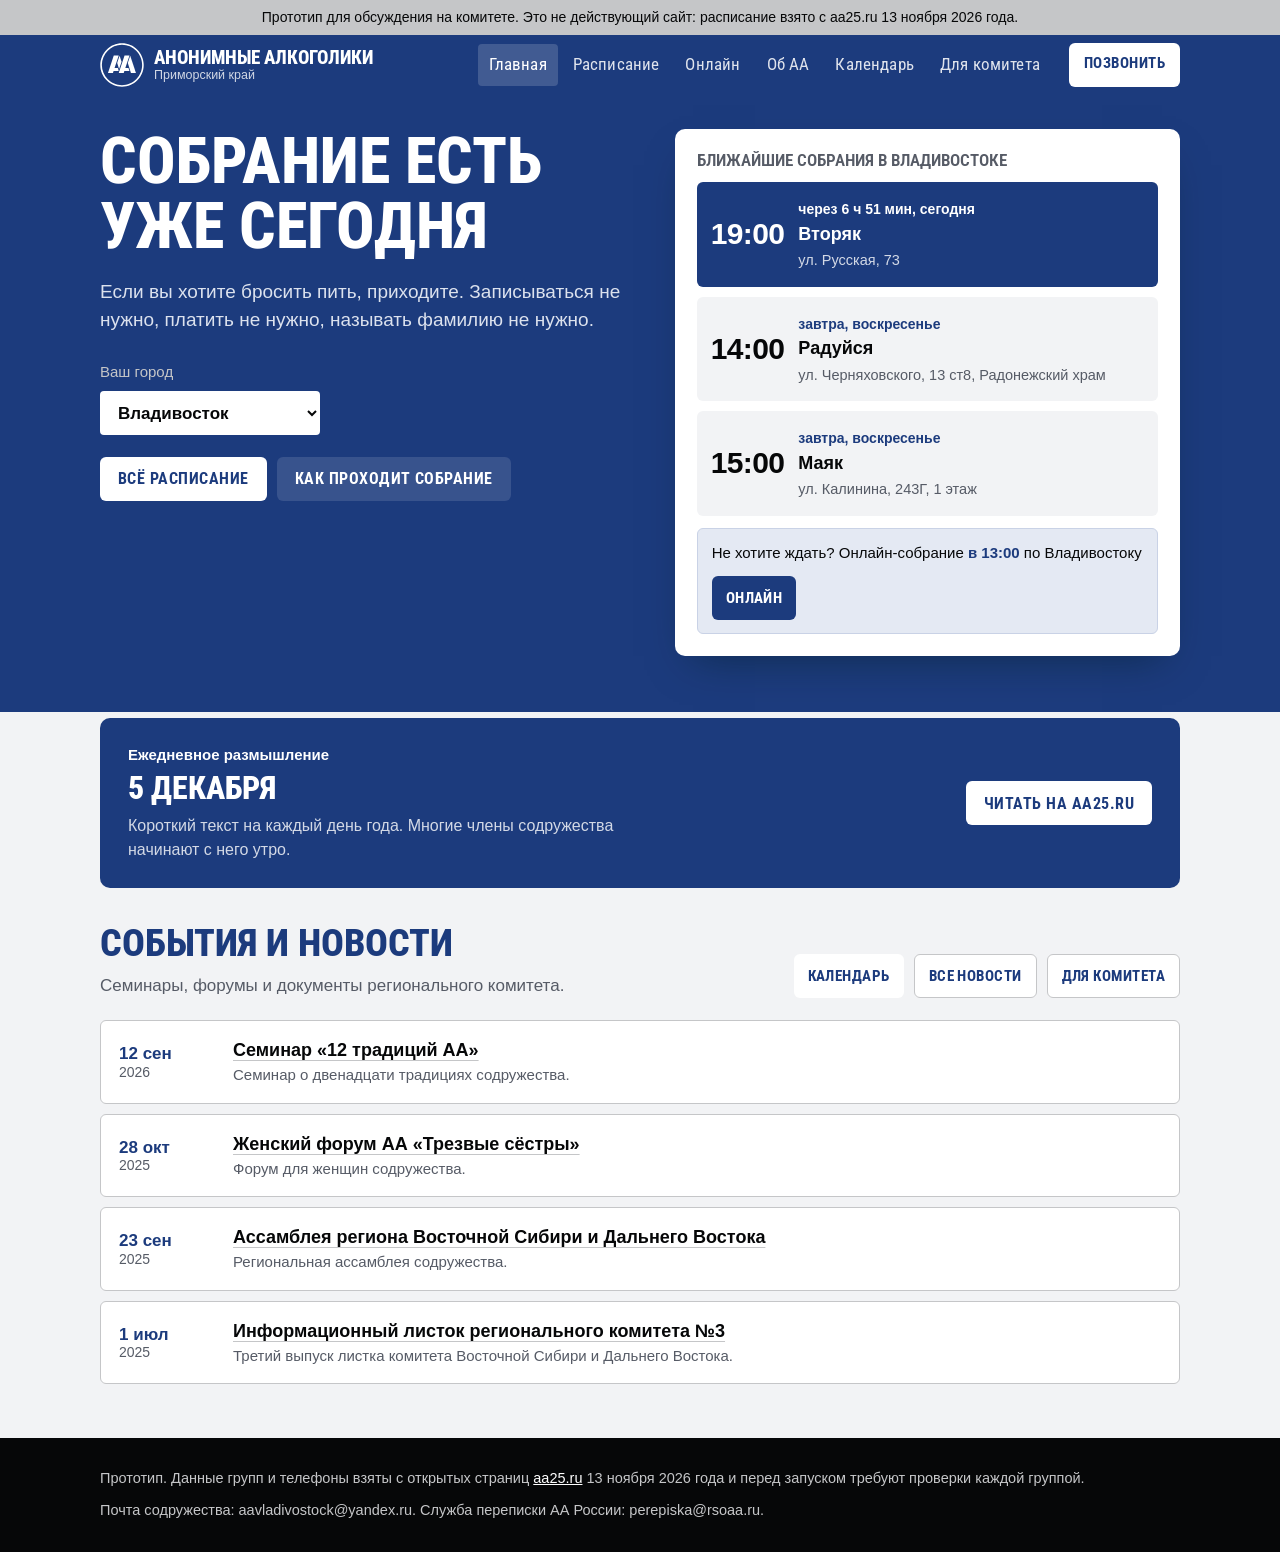
<file: index.html>
<!DOCTYPE html>
<html lang="ru" class="no-js">
<head>
<meta charset="utf-8">
<meta name="viewport" content="width=device-width, initial-scale=1">
<title>Прототип: Анонимные Алкоголики Приморского края</title>
<link rel="preconnect" href="https://fonts.googleapis.com">
<link rel="preconnect" href="https://fonts.gstatic.com" crossorigin>
<link href="https://fonts.googleapis.com/css2?family=Roboto+Condensed:wght@400;500;600;700;800&display=swap" rel="stylesheet">
<style>
:root{
  /* Палитра по брендбуку АА России: #1C3B7D, #FFFFFF, #C5C6C8, #060708 */
  --fog:#F2F3F5;
  --surface:#FFFFFF;
  --sea:#1C3B7D;        /* фирменный синий: шапка, заголовки */
  --sea-2:#1C3B7D;
  --ink:#060708;
  --muted:#565B66;
  --line:#C5C6C8;       /* фирменный серый */
  --beacon:#FFFFFF;     /* главное действие на синем фоне: белое */
  --beacon-ink:#1C3B7D;
  --online:#1C3B7D;
  --online-bg:#E4E9F3;
  --ok-bg:#ECEDEE; --ok:#060708;
  --r-s:4px; --r-m:6px; --r-l:10px;
  --font:"Helvetica Neue",Helvetica,Arial,sans-serif;
  --head:"Roboto Condensed","Helvetica Neue Condensed","Arial Narrow",Arial,sans-serif;
}
*{box-sizing:border-box}
html{scroll-behavior:smooth}
body{margin:0;font-family:var(--font);color:var(--ink);background:var(--fog);font-size:17px;line-height:1.5;-webkit-text-size-adjust:100%}
a{color:var(--sea-2)}
button,select{font:inherit;color:inherit}
:focus-visible{outline:3px solid var(--beacon);outline-offset:2px;border-radius:4px}
.wrap{max-width:1120px;margin:0 auto;padding:0 20px}
h1,h2,h3{line-height:1.12;margin:0;letter-spacing:-.015em}
h2{font-size:clamp(26px,4vw,38px);font-weight:700;color:var(--sea)}
h3{font-size:20px;font-weight:600}
p{margin:0}

.no-js .filters,.no-js .citypick,.no-js .count{display:none}
.next-static{padding:14px;border-radius:var(--r-m);background:var(--fog);font-size:16px}
[hidden]{display:none!important}
nav.main a[aria-current="page"]{background:rgba(255,255,255,.16);opacity:1}
.tabs section{padding-top:38px;min-height:60vh}
.tabs section#events{min-height:0;padding-top:8px}
.tabs [data-view]{scroll-margin-top:400px}
.tabs section#events{scroll-margin-top:80px}
.tabbar{display:none}
@media(max-width:820px){
  .tabbar{display:grid;grid-template-columns:repeat(5,1fr);position:fixed;left:0;right:0;bottom:0;z-index:30;background:var(--surface);border-top:1px solid var(--line);padding:6px 4px calc(6px + env(safe-area-inset-bottom,0px));box-shadow:0 -6px 20px -12px rgba(4,30,36,.4)}
  .tabbar a{display:grid;justify-items:center;gap:2px;text-decoration:none;color:var(--muted);font-size:11.5px;font-weight:500;padding:5px 2px;border-radius:10px}
  .tabbar a[aria-current="page"]{color:var(--sea);background:#E1E6F0;font-weight:600}
  body{padding-bottom:74px}
}
.home-more{display:flex;gap:10px;flex-wrap:wrap;margin-top:18px}
.tabs section#daily{min-height:0;padding:6px 0 26px}
.tabs section#about{min-height:0;padding-top:10px}
.tabs section#newcomer{min-height:0}
.daily{background:var(--sea);color:#fff;border-radius:var(--r-l);padding:26px 28px;display:flex;justify-content:space-between;align-items:center;gap:22px;flex-wrap:wrap}
.daily h2{color:#fff;font-size:clamp(24px,3.4vw,32px)}
.daily-k{color:var(--beacon);font-weight:600;font-size:15px;margin-bottom:4px}
.daily-t{color:#D3D9E6;margin-top:8px;max-width:34em;font-size:16px}
.daily.loaded{flex-direction:column;align-items:flex-start}
.daily-title{font-size:22px;font-weight:600;color:#fff;margin-top:14px}
.daily-body{margin-top:12px;max-width:42em;display:grid;gap:12px;font-size:17px;line-height:1.6;color:#E8ECF4}
.daily-title{text-transform:none}
.daily-quote{margin:0;padding:4px 0 4px 18px;border-left:4px solid var(--beacon);display:grid;gap:6px}
.daily-quote p{font-style:italic;font-size:18px;line-height:1.5;color:#fff}
.daily-quote p.daily-cite{font-style:normal;font-size:14.5px;color:#A9B3C9;line-height:1.4}
.daily-src{font-size:14px;color:#A9B3C9}
.about-grid{display:grid;grid-template-columns:1.25fr 1fr;gap:34px;align-items:start}
.about-lead{font-size:19px;margin-top:14px;max-width:34em}
.facts{list-style:none;margin:22px 0 0;padding:0;display:grid;gap:0;border-top:1px solid var(--line)}
.facts li{display:grid;grid-template-columns:190px 1fr;gap:16px;padding:14px 0;border-bottom:1px solid var(--line)}
.facts b{color:var(--sea);font-size:17px}
.facts span{color:var(--muted)}
.not{background:var(--surface);border:1px solid var(--line);border-radius:var(--r-m);padding:20px 22px}
.not ul{margin:12px 0 0;padding-left:20px;color:var(--muted)}
.not li{margin-bottom:7px}
.selfcheck{margin-top:16px;background:#E1E6F0;border-radius:var(--r-m);padding:20px 22px;display:grid;gap:12px;justify-items:start}
.selfcheck p{color:var(--ink);font-size:16px}
@media(max-width:820px){.about-grid{grid-template-columns:1fr}.facts li{grid-template-columns:1fr;gap:2px}}
.cal-wrap{display:grid;grid-template-columns:1.25fr 1fr;gap:24px;align-items:start}
.cal{background:var(--surface);border:1px solid var(--line);border-radius:var(--r-m);padding:18px}
.cal-head{display:flex;align-items:center;justify-content:space-between;gap:10px;margin-bottom:14px}
.cal-head h3{color:var(--sea);text-align:center;flex:1}
.cal-grid{display:grid;grid-template-columns:repeat(7,1fr);gap:6px}
.cal-wd{font-size:13.5px;color:var(--muted);text-align:center;padding-bottom:4px;font-weight:500}
.cal-cell{aspect-ratio:1/1;min-height:52px;border:1.5px solid transparent;background:var(--fog);border-radius:10px;cursor:pointer;display:flex;flex-direction:column;align-items:center;justify-content:center;gap:3px;padding:2px;font-variant-numeric:tabular-nums}
.cal-cell:hover{border-color:var(--sea-2)}
.cal-cell b{font-size:18px;font-weight:600;line-height:1}
.cal-cell small{font-size:11.5px;color:var(--muted);line-height:1}
.cal-cell.today{background:#E1E6F0}
.cal-cell.today b{color:var(--sea)}
.cal-cell[aria-pressed="true"]{background:var(--sea);color:#fff;border-color:var(--sea)}
.cal-cell[aria-pressed="true"] small{color:#D3D9E6}
.cal-cell.past{opacity:.55}
.cal-dots{display:flex;gap:3px;height:7px}
.dot{width:7px;height:7px;border-radius:50%;display:inline-block}
.dot.open{background:var(--beacon)}.dot.evt{background:var(--online)}
.cal-cell[aria-pressed="true"] b{color:#fff}
.cal-legend{display:flex;gap:18px;flex-wrap:wrap;margin-top:14px;font-size:14px;color:var(--muted)}
.cal-legend span{display:flex;align-items:center;gap:6px}
.cal-day{background:var(--surface);border:1px solid var(--line);border-radius:var(--r-m);padding:20px}
.cal-day h3{color:var(--sea)}
.cal-day .sub{color:var(--muted);font-size:15px;margin-top:2px}
.cd-list{list-style:none;margin:14px 0 0;padding:0}
.cd-list li{display:grid;grid-template-columns:58px 1fr;gap:12px;padding:11px 0;border-top:1px solid var(--line);align-items:start}
.cd-list .t{font-size:19px}
.cd-list button{background:none;border:0;padding:0;font-weight:600;font-size:17px;cursor:pointer;text-align:left;text-decoration:underline;text-decoration-color:var(--line);text-underline-offset:4px;color:var(--ink)}
.cd-ev{margin-top:12px;background:var(--online-bg);border-radius:var(--r-s);padding:12px 14px}
.cd-ev a{font-weight:600;color:var(--online)}
.cal-up{margin-top:30px}
.cal-up h3{color:var(--sea);margin-bottom:12px}
@media(max-width:820px){.cal-wrap{grid-template-columns:1fr}.cal-cell small{display:none}.cal-cell{min-height:44px}.cal{padding:12px}}
/* ===== Правки по чек-листу UI UX Pro Max: зоны нажатия, размер текста, отклик ===== */
.btn,.btn.small,.chip,.help-btn,.citypick select{min-height:44px}
.btn.small{padding:10px 16px}
.chip{padding:9px 15px}
.frow{gap:8px}
.row .gbtn,.cd-list button{min-height:44px;min-width:44px;display:inline-flex;align-items:center}
.cal-cell small{font-size:12px}
.row{padding:8px 4px}
.pcard a{min-height:44px;display:flex;align-items:center}
.x{width:44px;height:44px}
.tabbar a{font-size:12px;min-height:48px}
.btn,.chip,.help-btn,.cal-cell,.next-item,.tabbar a{transition:background-color .15s ease,border-color .15s ease,opacity .15s ease}
.btn:active,.chip:active,.help-btn:active,.cal-cell:active,.next-item:active,.tabbar a:active{opacity:.75}
@media(max-width:820px){.cal-cell{aspect-ratio:auto;min-width:0}.cal-grid{gap:4px}.cal-head h3{font-size:18px}}
@media(prefers-reduced-motion:reduce){*{transition:none!important;animation:none!important}}
.seg{display:inline-flex;background:var(--surface);border:1.5px solid var(--line);border-radius:999px;padding:4px;gap:4px;margin-bottom:16px}
.seg a{min-height:44px;display:inline-flex;align-items:center;padding:0 18px;border-radius:999px;text-decoration:none;font-weight:600;font-size:15.5px;color:var(--muted);transition:background-color .15s ease}
.seg a[aria-current="true"]{background:var(--sea);color:#fff}
.no-js .seg{display:none}
/* плашка прототипа */
.proto{background:var(--beacon);color:var(--beacon-ink);font-size:14px;padding:7px 0;text-align:center;font-weight:500}

/* шапка */
header.top{background:var(--sea);color:#fff;position:sticky;top:0;z-index:20}
.top .wrap{display:flex;align-items:center;gap:18px;min-height:60px}
.brand{font-weight:700;font-size:18px;color:#fff;text-decoration:none;display:flex;align-items:center;gap:10px;margin-right:auto}
.brand svg{flex:none}
.brand small{display:block;font-weight:400;font-size:12.5px;opacity:.75;letter-spacing:0}
nav.main{display:flex;gap:4px}
nav.main a{color:#fff;text-decoration:none;font-size:15px;padding:8px 11px;white-space:nowrap;border-radius:var(--r-s);opacity:.86}
nav.main a:hover{background:rgba(255,255,255,.12);opacity:1}
.help-btn{background:var(--beacon);color:var(--beacon-ink);text-decoration:none;font-weight:600;font-size:15px;padding:9px 15px;border-radius:999px;white-space:nowrap}
@media(max-width:820px){nav.main{display:none}}
@media(min-width:821px){.brand{white-space:nowrap}}

/* первый экран */
.hero{background:var(--sea);color:#fff;padding:34px 0 0;position:relative;overflow:hidden}
.hero::after{content:"";position:absolute;left:0;right:0;bottom:-1px;height:70px;background:var(--fog);clip-path:polygon(0 100%,0 55%,12% 40%,26% 62%,41% 30%,57% 58%,72% 22%,86% 50%,100% 28%,100% 100%)}
.hero-grid{display:grid;grid-template-columns:1.05fr 1fr;gap:44px;align-items:start;padding-bottom:110px;position:relative;z-index:1}
.hero h1{font-size:clamp(34px,6.2vw,64px);font-weight:800;letter-spacing:-.03em}
.hero .lead{margin-top:18px;font-size:19px;max-width:30em;color:#DCE2EE}
.citypick{margin-top:26px;display:flex;flex-wrap:wrap;gap:8px;align-items:center}
.citypick label{font-size:15px;color:#C5C6C8;width:100%}
.citypick select{background:#fff;color:var(--ink);border:0;border-radius:var(--r-s);padding:11px 14px;font-weight:600;min-width:220px}
.hero-links{margin-top:22px;display:flex;flex-wrap:wrap;gap:10px}
.btn{display:inline-flex;align-items:center;justify-content:center;gap:8px;border:0;border-radius:999px;padding:11px 18px;font-weight:600;font-size:16px;text-decoration:none;cursor:pointer;line-height:1.2}
.btn.primary{background:var(--beacon);color:var(--beacon-ink)}
.btn.ghost{background:rgba(255,255,255,.12);color:#fff}
.btn.line{background:var(--surface);color:var(--sea);border:1.5px solid var(--line)}
.btn.online{background:var(--online);color:#fff}
.btn.small{padding:8px 14px;font-size:15px}

.next{background:var(--surface);color:var(--ink);border-radius:var(--r-l);padding:22px;box-shadow:0 18px 40px -18px rgba(4,30,36,.55)}
.next h2{font-size:17px;font-weight:600;color:var(--muted);letter-spacing:0}
.next-list{list-style:none;margin:12px 0 0;padding:0;display:grid;gap:10px}
.next-item{display:grid;grid-template-columns:auto 1fr;gap:14px;align-items:center;padding:14px;border-radius:var(--r-m);background:var(--fog);cursor:pointer;border:0;text-align:left;width:100%}
.next-item:hover{background:#E6E8EC}
.next-item.first{background:var(--sea);color:#fff}
.next-item.first .when{color:var(--beacon)}
.next-item.first .where{color:#D3D9E6}
.t{font-size:30px;font-weight:700;font-variant-numeric:tabular-nums;letter-spacing:-.02em;line-height:1}
.when{font-size:14px;font-weight:600;color:var(--sea-2)}
.gname{font-weight:600;font-size:18px;line-height:1.2}
.where{font-size:14.5px;color:var(--muted)}
.next-online{margin-top:12px;padding:13px 14px;border-radius:var(--r-m);background:var(--online-bg);font-size:15px;display:flex;gap:12px;align-items:center;justify-content:space-between;flex-wrap:wrap}
.next-online b{color:var(--online)}
@media(max-width:860px){.hero-grid{grid-template-columns:1fr;gap:26px;padding-bottom:90px}}

section{padding:54px 0}
section.tight{padding-top:8px}
.sec-head{display:flex;justify-content:space-between;align-items:end;gap:16px;flex-wrap:wrap;margin-bottom:22px}
.sec-head p{color:var(--muted);max-width:38em;margin-top:8px}

/* фильтры */
.filters{background:var(--surface);border-radius:var(--r-m);padding:14px;display:grid;gap:12px;border:1px solid var(--line)}
.frow{display:flex;gap:6px;flex-wrap:wrap;align-items:center}
.frow > span{font-size:14px;color:var(--muted);min-width:66px}
.chip{border:1.5px solid var(--line);background:var(--surface);border-radius:999px;padding:7px 13px;font-size:15px;cursor:pointer;font-weight:500}
.chip:hover{border-color:var(--sea-2)}
.chip[aria-pressed="true"]{background:var(--sea);border-color:var(--sea);color:#fff}
.count{font-size:15px;color:var(--muted);margin:16px 2px 4px}

/* расписание */
.day{margin-top:22px}
.day h3{display:flex;align-items:baseline;gap:10px;padding-bottom:8px;border-bottom:2px solid var(--sea);color:var(--sea)}
.day h3 .today{font-size:13px;font-weight:600;background:var(--beacon);color:var(--beacon-ink);border-radius:999px;padding:2px 10px}
.rows{list-style:none;margin:0;padding:0}
.row{display:grid;grid-template-columns:78px 1fr auto;gap:16px;align-items:center;padding:15px 4px;border-bottom:1px solid var(--line)}
.row .t{font-size:24px}
.row .gbtn{background:none;border:0;padding:0;text-align:left;cursor:pointer;font-weight:600;font-size:18px;color:var(--ink);text-decoration:underline;text-decoration-color:var(--line);text-underline-offset:4px}
.row .gbtn:hover{text-decoration-color:var(--sea-2)}
.row .where{margin-top:2px}
.tags{display:flex;gap:6px;flex-wrap:wrap;margin-top:6px}
.tag{font-size:13px;font-weight:500;border-radius:6px;padding:2px 8px;background:var(--fog);color:var(--muted)}
.tag.city{background:#E1E6F0;color:var(--sea)}
.tag.online{background:var(--online-bg);color:var(--online)}
.tag.open{background:var(--ok-bg);color:var(--ok)}
.row .act{display:flex;gap:8px;flex-wrap:wrap;justify-content:flex-end}
.empty{background:var(--surface);border:1px dashed var(--line);border-radius:var(--r-m);padding:26px;text-align:center;color:var(--muted);margin-top:18px}
@media(max-width:640px){.row{grid-template-columns:64px 1fr}.row .act{grid-column:2;justify-content:flex-start}.row .t{font-size:21px}}

/* онлайн */
.online-sec{background:var(--surface)}
.ogrid{display:grid;grid-template-columns:repeat(auto-fit,minmax(280px,1fr));gap:16px}
.ocard{border:1.5px solid var(--online-bg);border-radius:var(--r-m);padding:20px;display:flex;flex-direction:column;gap:10px;background:linear-gradient(180deg,#fff 60%,#F3F5FA)}
.ocard .big{font-size:26px;font-weight:700;color:var(--online);font-variant-numeric:tabular-nums}
.ocard dl{margin:0;font-size:15px;color:var(--muted);display:grid;grid-template-columns:auto 1fr;gap:2px 10px}
.ocard dt{font-weight:500}.ocard dd{margin:0;color:var(--ink);font-variant-numeric:tabular-nums}
.ocard .btn{margin-top:auto;align-self:flex-start}

.sec-head p.tz{margin-top:10px;display:inline-block;background:var(--online-bg);color:var(--online);font-weight:600;font-size:15px;padding:6px 12px;border-radius:999px}
.ocard dl{grid-template-columns:104px 1fr}
/* новичку */
.new-grid{display:grid;grid-template-columns:1.1fr 1fr;gap:34px;align-items:start}
.steps{list-style:none;counter-reset:s;margin:20px 0 0;padding:0;display:grid;gap:16px}
.steps li{counter-increment:s;display:grid;grid-template-columns:44px 1fr;gap:14px}
.steps li::before{content:counter(s);width:44px;height:44px;border-radius:50%;background:var(--sea);color:#fff;display:grid;place-items:center;font-weight:700;font-size:19px}
.steps b{display:block;font-size:18px}
.steps span{color:var(--muted)}
.faq{background:var(--surface);border-radius:var(--r-m);border:1px solid var(--line);overflow:hidden}
.faq details{border-bottom:1px solid var(--line);padding:0 18px}
.faq details:last-child{border-bottom:0}
.faq summary{cursor:pointer;font-weight:600;padding:15px 0;list-style:none;display:flex;justify-content:space-between;gap:12px}
.faq summary::after{content:"+";font-size:22px;line-height:1;color:var(--sea-2)}
.faq details[open] summary::after{content:"–"}
.faq p{padding:0 0 16px;color:var(--muted)}
@media(max-width:820px){.new-grid{grid-template-columns:1fr}}

/* телефоны */
.phones{background:var(--sea);color:#fff}
.phones h2{color:#fff}
.phones .sec-head p{color:#D3D9E6}
.pgrid{display:grid;grid-template-columns:repeat(auto-fit,minmax(200px,1fr));gap:12px}
.pcard{background:rgba(255,255,255,.08);border-radius:var(--r-m);padding:16px}
.pcard span{font-size:14.5px;color:#C5C6C8;display:block}
.pcard a,.pcard b{color:#fff;font-size:21px;font-weight:700;text-decoration:none;font-variant-numeric:tabular-nums;white-space:nowrap}
.pcard em{font-style:normal;font-size:13.5px;color:var(--beacon);display:block;margin-top:2px}

.pcard a{display:block}
.pgrid.mail{grid-template-columns:repeat(auto-fit,minmax(260px,1fr));margin-top:14px}
.pgrid.mail .pcard a{font-size:18px;white-space:normal;word-break:break-word}
.pcard em.addr{color:#C5C6C8;margin-top:6px}
.ulinks{list-style:none;margin:14px 0 0;padding:0;display:grid;grid-template-columns:repeat(auto-fit,minmax(300px,1fr));gap:0 28px}
.ulinks li{padding:13px 0;border-bottom:1px solid rgba(255,255,255,.14);display:grid;gap:2px}
.ulinks a{color:var(--beacon);font-weight:600;font-size:17px;text-underline-offset:4px}
.ulinks span{color:#D3D9E6;font-size:15px}
.site-links{margin-top:30px;padding-top:26px;border-top:1px solid rgba(255,255,255,.18)}
.site-links h3{color:#fff}
.site-links p{color:#D3D9E6;margin-top:8px;max-width:38em}
.site-links .hero-links{margin-top:16px}
/* события */
.events{list-style:none;margin:0;padding:0;display:grid;gap:10px}
.ev{display:grid;grid-template-columns:96px 1fr;gap:18px;background:var(--surface);border:1px solid var(--line);border-radius:var(--r-m);padding:16px 18px;align-items:center}
.ev time{font-weight:700;color:var(--sea);font-variant-numeric:tabular-nums;line-height:1.15}
.ev time small{display:block;font-weight:500;color:var(--muted);font-size:14px}
.ev a{font-weight:600;font-size:18px;color:var(--ink);text-underline-offset:4px;text-decoration-color:var(--line)}
.ev p{font-size:15px;color:var(--muted)}

/* для комитета */
.committee{background:#F2F3F5;border-top:3px solid var(--beacon)}
.cgrid{display:grid;grid-template-columns:repeat(auto-fit,minmax(300px,1fr));gap:26px}
.committee table{width:100%;border-collapse:collapse;font-size:15.5px}
.committee th,.committee td{text-align:left;padding:9px 10px;border-bottom:1px solid #C5C6C8;vertical-align:top}
.committee th{font-weight:600;color:var(--beacon-ink)}
.committee ul{margin:10px 0 0;padding-left:20px}
.committee li{margin-bottom:6px}

footer{background:var(--ink);color:#C5C6C8;font-size:14.5px;padding:30px 0}
footer a{color:#fff}
footer .wrap{display:grid;gap:10px}

/* карточка группы */
dialog{border:0;border-radius:var(--r-l);padding:0;max-width:560px;width:calc(100% - 28px);color:var(--ink);font-family:var(--font)}
dialog::backdrop{background:rgba(8,32,38,.6)}
.dlg-head{background:var(--sea);color:#fff;padding:22px 24px;display:flex;justify-content:space-between;gap:14px;align-items:start}
.dlg-head h3{font-size:26px;font-weight:700}
.dlg-head p{color:#D3D9E6;font-size:15px;margin-top:4px}
.x{background:rgba(255,255,255,.14);border:0;color:#fff;width:38px;height:38px;border-radius:50%;font-size:22px;cursor:pointer;flex:none;line-height:1}
.dlg-body{padding:22px 24px;display:grid;gap:18px}
.dlg-body h4{margin:0 0 6px;font-size:14px;font-weight:600;color:var(--muted)}
.mlist{list-style:none;margin:0;padding:0;display:grid;gap:6px}
.mlist li{display:grid;grid-template-columns:118px 62px 1fr;gap:8px;font-size:16px;padding:8px 10px;background:var(--fog);border-radius:var(--r-s)}
.mlist li b{font-variant-numeric:tabular-nums}
.mlist li small{color:var(--muted);font-size:14px}
.dlg-act{display:flex;gap:10px;flex-wrap:wrap}
@media(prefers-reduced-motion:reduce){html{scroll-behavior:auto}}

/* ===== Стилистика брендбука АА России ===== */
h1,h2,h3,.brand,.btn,.help-btn,nav.main a,.tabbar a,.next-item .time,.ocard .big{font-family:var(--head)}
h1,h2,.brand{text-transform:uppercase;letter-spacing:0}
.hero h1{letter-spacing:0;font-weight:800;line-height:1.02}
h2{font-weight:800}
h3{font-weight:700}
.brand{font-size:19px;font-weight:800;line-height:1.1}
.brand small{font-family:var(--font);text-transform:none;font-weight:400;opacity:.8}
.btn,.help-btn{border-radius:var(--r-m);text-transform:uppercase;letter-spacing:.03em;font-weight:700}
nav.main a{font-size:17px;letter-spacing:.01em}
.tabbar a{font-size:12.5px}
.tabbar a[aria-current="page"]{background:#E1E6F0}
:focus-visible{outline-color:#7C9BE0}
.proto{background:#C5C6C8;color:#060708}
.hero::after{display:none}
.hero-grid{padding-bottom:56px}
.day h3 .today{background:var(--sea);color:#fff}
.dot.open{background:var(--sea)}.dot.evt{background:#060708}
.committee{border-top-color:var(--sea)}
.btn.online{background:var(--sea);color:#fff}
.next-online{border:1px solid #C9D2E6}
.daily-title{text-transform:none}
@media(max-width:860px){.hero-grid{padding-bottom:40px}}
.pcard a,.pcard b{font-family:var(--head);font-size:23px;letter-spacing:.01em}
.pgrid.mail .pcard a{font-size:19px}
</style>
</head>
<body>
<script>document.documentElement.classList.remove("no-js")</script>

<div class="proto">Прототип для обсуждения на комитете. Это не действующий сайт: расписание взято с aa25.ru 13 ноября 2026 года.</div>

<header class="top">
  <div class="wrap">
    <a class="brand" href="#home" aria-label="На главную">
      <svg width="44" height="44" viewBox="467.25 234.04 155.91 155.91" fill="#fff" aria-hidden="true"><path fill-rule="evenodd" d="M 545.199219 235.039062 C 566.449219 235.039062 585.6875 243.652344 599.613281 257.578125 C 613.539062 271.503906 622.152344 290.742188 622.152344 311.992188 C 622.152344 333.242188 613.539062 352.480469 599.613281 366.40625 C 585.6875 380.332031 566.449219 388.945312 545.199219 388.945312 C 523.949219 388.945312 504.710938 380.332031 490.785156 366.40625 C 476.859375 352.480469 468.246094 333.242188 468.246094 311.992188 C 468.246094 290.742188 476.859375 271.503906 490.785156 257.578125 C 504.710938 243.652344 523.949219 235.039062 545.199219 235.039062 Z M 595.640625 261.550781 C 582.730469 248.640625 564.898438 240.65625 545.199219 240.65625 C 525.5 240.65625 507.667969 248.640625 494.757812 261.550781 C 481.847656 274.460938 473.863281 292.292969 473.863281 311.992188 C 473.863281 331.691406 481.847656 349.527344 494.757812 362.433594 C 507.667969 375.34375 525.5 383.328125 545.199219 383.328125 C 564.898438 383.328125 582.730469 375.34375 595.640625 362.433594 C 608.550781 349.527344 616.535156 331.691406 616.535156 311.992188 C 616.535156 292.292969 608.550781 274.460938 595.640625 261.550781"/><path fill-rule="nonzero" d="M 574.304688 279.148438 L 594.625 340.058594 L 577.003906 340.058594 L 565.78125 304.738281 Z M 574.304688 279.148438"/><path fill-rule="nonzero" d="M 533.667969 278.265625 L 516.058594 278.265625 L 495.460938 340.058594 L 513.085938 340.058594 L 515.371094 333.191406 L 532.601562 333.191406 L 533.25 331.230469 C 532.382812 328.453125 531.515625 325.671875 530.632812 322.894531 L 518.800781 322.894531 Z M 533.667969 278.265625"/><path fill-rule="nonzero" d="M 536.585938 279.148438 L 543.65625 300.339844 L 534.957031 326.4375 L 528.066406 304.738281 Z M 536.585938 279.148438"/><path fill-rule="nonzero" d="M 571.839844 278.265625 L 554.230469 278.265625 L 533.632812 340.058594 L 551.257812 340.058594 L 553.542969 333.191406 L 571.621094 333.191406 C 570.546875 329.757812 569.449219 326.324219 568.359375 322.894531 L 556.972656 322.894531 Z M 571.839844 278.265625"/></svg>
      <span>Анонимные Алкоголики<small>Приморский край</small></span>
    </a>
    <nav class="main" aria-label="Разделы">
      <a href="#home" data-tab="home">Главная</a>
      <a href="#schedule" data-tab="schedule">Расписание</a>
      <a href="#online" data-tab="online">Онлайн</a>
      <a href="#newcomer" data-tab="newcomer">Об АА</a>
      <a href="#calendar" data-tab="calendar">Календарь</a>
      <a href="#committee" data-tab="committee">Для комитета</a>
    </nav>
    <a class="help-btn" href="#phones">Позвонить</a>
  </div>
</header>

<main id="home">
<div class="hero" data-view="home">
  <div class="wrap hero-grid">
    <div>
      <h1>Собрание есть уже сегодня</h1>
      <p class="lead">Если вы хотите бросить пить, приходите. Записываться не нужно, платить не нужно, называть фамилию не нужно.</p>
      <div class="citypick">
        <label for="city">Ваш город</label>
        <select id="city"></select>
      </div>
      <div class="hero-links">
        <a class="btn primary" href="#schedule">Всё расписание</a>
        <a class="btn ghost" href="#newcomer">Как проходит собрание</a>
      </div>
    </div>
    <aside class="next" aria-live="polite">
      <h2 id="next-title">Ближайшие собрания</h2>
      <ul class="next-list" id="next-list"><li class="next-static">Полное расписание всех групп по дням недели находится ниже на этой странице. Если список ближайших собраний здесь не появился, откройте страницу по ссылке в браузере, а не как файл.</li></ul>
      <div class="next-online" id="next-online"><span>Онлайн-собрания идут каждый день</span><a class="btn online small" href="#online">Онлайн</a></div>
    </aside>
  </div>
</div>

<section id="schedule" class="tight" data-view="schedule">
  <div class="wrap">
    <div class="sec-head">
      <div>
        <h2>Расписание групп</h2>
        <p>Время местное, владивостокское. Нажмите на название группы, чтобы увидеть все её собрания и как пройти.</p>
      </div>
    </div>
    <nav class="seg" aria-label="Вид расписания">
      <a href="#schedule" aria-current="true">По дням недели</a>
      <a href="#calendar">По датам</a>
    </nav>
    <div class="filters">
      <div class="frow" id="f-city"><span>Город</span></div>
      <div class="frow" id="f-day"><span>День</span></div>
      <div class="frow" id="f-type"><span>Формат</span></div>
    </div>
    <p class="count" id="count"></p>
    <div id="days"><div class="day"><h3>Понедельник</h3><ul class="rows"><li class="row"><span class="t">11:00</span><div><button class="gbtn" type="button">Преображение</button><div class="where">ул. Володарского, 22 стр. 2, каб. 107. Вход со двора, в белую дверь и налево</div><div class="tags"><span class="tag city">Владивосток</span><span class="tag">Закрытое собрание</span></div></div><div class="act"><a class="btn line small" href="https://2gis.ru/search/%D0%92%D0%BB%D0%B0%D0%B4%D0%B8%D0%B2%D0%BE%D1%81%D1%82%D0%BE%D0%BA%2C%20%D1%83%D0%BB.%20%D0%92%D0%BE%D0%BB%D0%BE%D0%B4%D0%B0%D1%80%D1%81%D0%BA%D0%BE%D0%B3%D0%BE%2C%2022%20%D1%81%D1%82%D1%80.%202" target="_blank" rel="noopener">Маршрут</a></div></li><li class="row"><span class="t">18:00</span><div><button class="gbtn" type="button">Пристань 611</button><div class="where">ул. Геологическая, 1. Вход с торца здания на цокольный этаж</div><div class="tags"><span class="tag city">Дальнегорск</span><span class="tag online">очно и онлайн</span></div></div><div class="act"><a class="btn line small" href="https://2gis.ru/search/%D0%94%D0%B0%D0%BB%D1%8C%D0%BD%D0%B5%D0%B3%D0%BE%D1%80%D1%81%D0%BA%2C%20%D1%83%D0%BB.%20%D0%93%D0%B5%D0%BE%D0%BB%D0%BE%D0%B3%D0%B8%D1%87%D0%B5%D1%81%D0%BA%D0%B0%D1%8F%2C%201" target="_blank" rel="noopener">Маршрут</a><a class="btn online small" href="https://max.ru/joincall/4JthfkpPpoZc5izH_qVFLOCNKOI-AlXb6cvi-c2mtYE" target="_blank" rel="noopener">Подключиться</a></div></li><li class="row"><span class="t">19:00</span><div><button class="gbtn" type="button">Камушек</button><div class="where">ул. Карла Маркса, 49, городской Дом культуры, каб. 15</div><div class="tags"><span class="tag city">Большой Камень</span></div></div><div class="act"><a class="btn line small" href="https://go.2gis.com/3r7s3" target="_blank" rel="noopener">Маршрут</a></div></li><li class="row"><span class="t">19:00</span><div><button class="gbtn" type="button">Наш район</button><div class="where">ул. Тухачевского, 48. Отдельный вход с вывеской «Наш район»</div><div class="tags"><span class="tag city">Владивосток</span></div></div><div class="act"><a class="btn line small" href="https://2gis.ru/search/%D0%92%D0%BB%D0%B0%D0%B4%D0%B8%D0%B2%D0%BE%D1%81%D1%82%D0%BE%D0%BA%2C%20%D1%83%D0%BB.%20%D0%A2%D1%83%D1%85%D0%B0%D1%87%D0%B5%D0%B2%D1%81%D0%BA%D0%BE%D0%B3%D0%BE%2C%2048" target="_blank" rel="noopener">Маршрут</a></div></li><li class="row"><span class="t">19:00</span><div><button class="gbtn" type="button">Твой путь</button><div class="where">Народный проспект, 2В, 1 этаж. Вход со двора</div><div class="tags"><span class="tag city">Владивосток</span></div></div><div class="act"><a class="btn line small" href="https://2gis.ru/search/%D0%92%D0%BB%D0%B0%D0%B4%D0%B8%D0%B2%D0%BE%D1%81%D1%82%D0%BE%D0%BA%2C%20%D0%9D%D0%B0%D1%80%D0%BE%D0%B4%D0%BD%D1%8B%D0%B9%20%D0%BF%D1%80%D0%BE%D1%81%D0%BF%D0%B5%D0%BA%D1%82%2C%202%D0%92" target="_blank" rel="noopener">Маршрут</a></div></li></ul></div><div class="day"><h3>Вторник</h3><ul class="rows"><li class="row"><span class="t">17:00</span><div><button class="gbtn" type="button">Восток</button><div class="where">ул. Приходько, 2. Вход в цокольное помещение со стороны проезжей части, железная дверь</div><div class="tags"><span class="tag city">Владивосток</span><span class="tag open">1-й и 3-й вторник месяца открытое, 2-й и 4-й закрытое</span></div></div><div class="act"><a class="btn line small" href="https://go.2gis.com/xfk7pt" target="_blank" rel="noopener">Маршрут</a></div></li><li class="row"><span class="t">18:30</span><div><button class="gbtn" type="button">Приморочка</button><div class="where">Яндекс Телемост</div><div class="tags"><span class="tag city">Владивосток</span><span class="tag online">онлайн</span><span class="tag">женская</span><span class="tag">Временно только онлайн</span></div></div><div class="act"><a class="btn online small" href="https://telemost.yandex.ru/j/20585078874138" target="_blank" rel="noopener">Подключиться</a></div></li><li class="row"><span class="t">19:00</span><div><button class="gbtn" type="button">Весёлые ребята</button><div class="where">Народный проспект, 2В, 1 этаж. Вход со двора</div><div class="tags"><span class="tag city">Владивосток</span></div></div><div class="act"><a class="btn line small" href="https://2gis.ru/search/%D0%92%D0%BB%D0%B0%D0%B4%D0%B8%D0%B2%D0%BE%D1%81%D1%82%D0%BE%D0%BA%2C%20%D0%9D%D0%B0%D1%80%D0%BE%D0%B4%D0%BD%D1%8B%D0%B9%20%D0%BF%D1%80%D0%BE%D1%81%D0%BF%D0%B5%D0%BA%D1%82%2C%202%D0%92" target="_blank" rel="noopener">Маршрут</a></div></li><li class="row"><span class="t">19:00</span><div><button class="gbtn" type="button">Вторяк</button><div class="where">ул. Русская, 73. Вход со двора, ориентир OZON, первая дверь налево</div><div class="tags"><span class="tag city">Владивосток</span></div></div><div class="act"><a class="btn line small" href="https://2gis.ru/search/%D0%92%D0%BB%D0%B0%D0%B4%D0%B8%D0%B2%D0%BE%D1%81%D1%82%D0%BE%D0%BA%2C%20%D1%83%D0%BB.%20%D0%A0%D1%83%D1%81%D1%81%D0%BA%D0%B0%D1%8F%2C%2073" target="_blank" rel="noopener">Маршрут</a></div></li><li class="row"><span class="t">19:00</span><div><button class="gbtn" type="button">Параллель</button><div class="where">ул. Хасанская, 1, филиал КНД, 1 этаж, каб. 4</div><div class="tags"><span class="tag city">Артём</span></div></div><div class="act"><a class="btn line small" href="https://go.2gis.com/hct91m" target="_blank" rel="noopener">Маршрут</a></div></li></ul></div><div class="day"><h3>Среда</h3><ul class="rows"><li class="row"><span class="t">18:00</span><div><button class="gbtn" type="button">Добро пожаловать</button><div class="where">ул. Гоголя, 35, КНД, 1 этаж, каб. 5</div><div class="tags"><span class="tag city">Владивосток</span><span class="tag">Последняя среда месяца закрытое</span></div></div><div class="act"><a class="btn line small" href="https://go.2gis.com/o1hpv" target="_blank" rel="noopener">Маршрут</a></div></li><li class="row"><span class="t">18:00</span><div><button class="gbtn" type="button">Пристань 611</button><div class="where">ул. Менделеева, 1А, отделение наркологии</div><div class="tags"><span class="tag city">Дальнегорск</span></div></div><div class="act"><a class="btn line small" href="https://2gis.ru/search/%D0%94%D0%B0%D0%BB%D1%8C%D0%BD%D0%B5%D0%B3%D0%BE%D1%80%D1%81%D0%BA%2C%20%D1%83%D0%BB.%20%D0%9C%D0%B5%D0%BD%D0%B4%D0%B5%D0%BB%D0%B5%D0%B5%D0%B2%D0%B0%2C%201%D0%90" target="_blank" rel="noopener">Маршрут</a></div></li><li class="row"><span class="t">19:00</span><div><button class="gbtn" type="button">Наш район</button><div class="where">ул. Тухачевского, 48. Отдельный вход с вывеской «Наш район»</div><div class="tags"><span class="tag city">Владивосток</span></div></div><div class="act"><a class="btn line small" href="https://2gis.ru/search/%D0%92%D0%BB%D0%B0%D0%B4%D0%B8%D0%B2%D0%BE%D1%81%D1%82%D0%BE%D0%BA%2C%20%D1%83%D0%BB.%20%D0%A2%D1%83%D1%85%D0%B0%D1%87%D0%B5%D0%B2%D1%81%D0%BA%D0%BE%D0%B3%D0%BE%2C%2048" target="_blank" rel="noopener">Маршрут</a></div></li><li class="row"><span class="t">19:00</span><div><button class="gbtn" type="button">Новый путь</button><div class="where">ул. Луначарского, 8. Первый подъезд</div><div class="tags"><span class="tag city">Находка</span></div></div><div class="act"><a class="btn line small" href="https://2gis.ru/nahodka/geo/11541109700305040?m=132.86944%2C42.80914%2F17.77" target="_blank" rel="noopener">Маршрут</a></div></li></ul></div><div class="day"><h3>Четверг</h3><ul class="rows"><li class="row"><span class="t">19:00</span><div><button class="gbtn" type="button">Вторяк</button><div class="where">ул. Русская, 73. Вход со двора, ориентир OZON, первая дверь налево</div><div class="tags"><span class="tag city">Владивосток</span></div></div><div class="act"><a class="btn line small" href="https://2gis.ru/search/%D0%92%D0%BB%D0%B0%D0%B4%D0%B8%D0%B2%D0%BE%D1%81%D1%82%D0%BE%D0%BA%2C%20%D1%83%D0%BB.%20%D0%A0%D1%83%D1%81%D1%81%D0%BA%D0%B0%D1%8F%2C%2073" target="_blank" rel="noopener">Маршрут</a></div></li><li class="row"><span class="t">19:00</span><div><button class="gbtn" type="button">Твой путь</button><div class="where">Народный проспект, 2В, 1 этаж. Вход со двора</div><div class="tags"><span class="tag city">Владивосток</span></div></div><div class="act"><a class="btn line small" href="https://2gis.ru/search/%D0%92%D0%BB%D0%B0%D0%B4%D0%B8%D0%B2%D0%BE%D1%81%D1%82%D0%BE%D0%BA%2C%20%D0%9D%D0%B0%D1%80%D0%BE%D0%B4%D0%BD%D1%8B%D0%B9%20%D0%BF%D1%80%D0%BE%D1%81%D0%BF%D0%B5%D0%BA%D1%82%2C%202%D0%92" target="_blank" rel="noopener">Маршрут</a></div></li></ul></div><div class="day"><h3>Пятница</h3><ul class="rows"><li class="row"><span class="t">18:00</span><div><button class="gbtn" type="button">Пристань 611</button><div class="where">ул. Геологическая, 1. Вход с торца здания на цокольный этаж</div><div class="tags"><span class="tag city">Дальнегорск</span><span class="tag online">очно и онлайн</span></div></div><div class="act"><a class="btn line small" href="https://2gis.ru/search/%D0%94%D0%B0%D0%BB%D1%8C%D0%BD%D0%B5%D0%B3%D0%BE%D1%80%D1%81%D0%BA%2C%20%D1%83%D0%BB.%20%D0%93%D0%B5%D0%BE%D0%BB%D0%BE%D0%B3%D0%B8%D1%87%D0%B5%D1%81%D0%BA%D0%B0%D1%8F%2C%201" target="_blank" rel="noopener">Маршрут</a><a class="btn online small" href="https://max.ru/joincall/4JthfkpPpoZc5izH_qVFLOCNKOI-AlXb6cvi-c2mtYE" target="_blank" rel="noopener">Подключиться</a></div></li><li class="row"><span class="t">18:30</span><div><button class="gbtn" type="button">Берег Надежды</button><div class="where">ул. Гоголя, 35, КНД, 1 этаж, актовый зал</div><div class="tags"><span class="tag city">Владивосток</span><span class="tag open">4-я пятница месяца открытое</span></div></div><div class="act"><a class="btn line small" href="https://go.2gis.com/o1hpv" target="_blank" rel="noopener">Маршрут</a></div></li><li class="row"><span class="t">19:00</span><div><button class="gbtn" type="button">Надежда</button><div class="where">ул. Хасанская, 1, филиал КНД</div><div class="tags"><span class="tag city">Артём</span></div></div><div class="act"><a class="btn line small" href="https://go.2gis.com/hct91m" target="_blank" rel="noopener">Маршрут</a></div></li><li class="row"><span class="t">19:00</span><div><button class="gbtn" type="button">Решение</button><div class="where">ул. Ленина, 52А, реабилитационный центр «Практики»</div><div class="tags"><span class="tag city">Уссурийск</span></div></div><div class="act"><a class="btn line small" href="https://2gis.ru/search/%D0%A3%D1%81%D1%81%D1%83%D1%80%D0%B8%D0%B9%D1%81%D0%BA%2C%20%D1%83%D0%BB.%20%D0%9B%D0%B5%D0%BD%D0%B8%D0%BD%D0%B0%2C%2052%D0%90" target="_blank" rel="noopener">Маршрут</a></div></li></ul></div><div class="day"><h3>Суббота</h3><ul class="rows"><li class="row"><span class="t">10:00</span><div><button class="gbtn" type="button">Преображение</button><div class="where">ул. Володарского, 22 стр. 2, каб. 107. Вход со двора, в белую дверь и налево</div><div class="tags"><span class="tag city">Владивосток</span><span class="tag open">Последняя суббота месяца открытое, остальные закрытые</span></div></div><div class="act"><a class="btn line small" href="https://2gis.ru/search/%D0%92%D0%BB%D0%B0%D0%B4%D0%B8%D0%B2%D0%BE%D1%81%D1%82%D0%BE%D0%BA%2C%20%D1%83%D0%BB.%20%D0%92%D0%BE%D0%BB%D0%BE%D0%B4%D0%B0%D1%80%D1%81%D0%BA%D0%BE%D0%B3%D0%BE%2C%2022%20%D1%81%D1%82%D1%80.%202" target="_blank" rel="noopener">Маршрут</a></div></li><li class="row"><span class="t">17:00</span><div><button class="gbtn" type="button">Бриз</button><div class="where">ул. Сенявина, 14, городская библиотека-музей</div><div class="tags"><span class="tag city">Находка</span></div></div><div class="act"><a class="btn line small" href="https://2gis.ru/search/%D0%9D%D0%B0%D1%85%D0%BE%D0%B4%D0%BA%D0%B0%2C%20%D1%83%D0%BB.%20%D0%A1%D0%B5%D0%BD%D1%8F%D0%B2%D0%B8%D0%BD%D0%B0%2C%2014" target="_blank" rel="noopener">Маршрут</a></div></li><li class="row"><span class="t">19:00</span><div><button class="gbtn" type="button">Вторяк</button><div class="where">ул. Русская, 73. Вход со двора, ориентир OZON, первая дверь налево</div><div class="tags"><span class="tag city">Владивосток</span></div></div><div class="act"><a class="btn line small" href="https://2gis.ru/search/%D0%92%D0%BB%D0%B0%D0%B4%D0%B8%D0%B2%D0%BE%D1%81%D1%82%D0%BE%D0%BA%2C%20%D1%83%D0%BB.%20%D0%A0%D1%83%D1%81%D1%81%D0%BA%D0%B0%D1%8F%2C%2073" target="_blank" rel="noopener">Маршрут</a></div></li></ul></div><div class="day"><h3>Воскресенье</h3><ul class="rows"><li class="row"><span class="t">14:00</span><div><button class="gbtn" type="button">Радуйся</button><div class="where">ул. Черняховского, 13 ст8, Радонежский храм</div><div class="tags"><span class="tag city">Владивосток</span></div></div><div class="act"><a class="btn line small" href="https://2gis.ru/search/%D0%92%D0%BB%D0%B0%D0%B4%D0%B8%D0%B2%D0%BE%D1%81%D1%82%D0%BE%D0%BA%2C%20%D1%83%D0%BB.%20%D0%A7%D0%B5%D1%80%D0%BD%D1%8F%D1%85%D0%BE%D0%B2%D1%81%D0%BA%D0%BE%D0%B3%D0%BE%2C%2013%20%D1%81%D1%828" target="_blank" rel="noopener">Маршрут</a></div></li><li class="row"><span class="t">15:00</span><div><button class="gbtn" type="button">Маяк</button><div class="where">ул. Калинина, 243Г, 1 этаж. Кабинет «Континент ДВ Импорт»</div><div class="tags"><span class="tag city">Владивосток</span><span class="tag">Последнее воскресенье месяца закрытое</span></div></div><div class="act"><a class="btn line small" href="https://go.2gis.com/hayaa" target="_blank" rel="noopener">Маршрут</a></div></li><li class="row"><span class="t">18:00</span><div><button class="gbtn" type="button">Наш район</button><div class="where">ул. Тухачевского, 48. Отдельный вход с вывеской «Наш район»</div><div class="tags"><span class="tag city">Владивосток</span></div></div><div class="act"><a class="btn line small" href="https://2gis.ru/search/%D0%92%D0%BB%D0%B0%D0%B4%D0%B8%D0%B2%D0%BE%D1%81%D1%82%D0%BE%D0%BA%2C%20%D1%83%D0%BB.%20%D0%A2%D1%83%D1%85%D0%B0%D1%87%D0%B5%D0%B2%D1%81%D0%BA%D0%BE%D0%B3%D0%BE%2C%2048" target="_blank" rel="noopener">Маршрут</a></div></li></ul></div></div><!--/days-->
  </div>
</section>

<section id="online" class="online-sec" data-view="online">
  <div class="wrap">
    <div class="sec-head">
      <div>
        <h2>Онлайн-собрания</h2>
        <p>Если в вашем городе нет группы или сегодня нет собрания.</p>
        <p class="tz">Время владивостокское (МСК+7)</p>
      </div>
    </div>
    <div class="ogrid" id="ogrid">
  <article class="ocard"><h3>aa24.online</h3><div class="big">Круглосуточно</div>
    <dl><dt>Владивосток</dt><dd>каждый чётный час по Москве, во Владивостоке это каждый нечётный час</dd>
    <dt>Москва</dt><dd>каждый чётный час</dd>
    <dt>Где</dt><dd>Zoom, пароль 451534</dd></dl>
    <a class="btn online small" href="https://zoom.us/j/725744058" target="_blank" rel="noopener">Подключиться</a></article>
  <article class="ocard"><h3>Ветер Перемен онлайн</h3><div class="big">14:00 и 20:00</div>
    <dl><dt>Владивосток</dt><dd>каждый день; во вторник и четверг первое собрание в 13:30</dd>
    <dt>Москва</dt><dd>07:00 и 13:00; вторник и четверг 06:30</dd>
    <dt>Где</dt><dd>Zoom, ID 4513655750, код 283176</dd></dl>
    <a class="btn online small" href="https://us02web.zoom.us/j/4513655750?pwd=eE0wcERuQjhhalFTTmJMWFdJUFR2dz09" target="_blank" rel="noopener">Подключиться</a></article>
  <article class="ocard"><h3>Пристань 611, Дальнегорск</h3><div class="big">Пн и Пт, 18:00</div>
    <dl><dt>Владивосток</dt><dd>18:00, одновременно с очным собранием</dd>
    <dt>Москва</dt><dd>11:00</dd>
    <dt>Где</dt><dd>мессенджер MAX</dd></dl>
    <a class="btn online small" href="https://max.ru/joincall/4JthfkpPpoZc5izH_qVFLOCNKOI-AlXb6cvi-c2mtYE" target="_blank" rel="noopener">Подключиться</a></article>
  <article class="ocard"><h3>Приморочка, женская группа</h3><div class="big">Вт, 18:30</div>
    <dl><dt>Владивосток</dt><dd>18:30; временно только онлайн</dd>
    <dt>Москва</dt><dd>11:30</dd>
    <dt>Где</dt><dd>Яндекс Телемост</dd></dl>
    <a class="btn online small" href="https://telemost.yandex.ru/j/20585078874138" target="_blank" rel="noopener">Подключиться</a></article></div><!--/ogrid-->
  </div>
</section>

<section id="newcomer" data-view="newcomer">
  <div class="wrap new-grid">
    <div>
      <h2>Впервые здесь</h2>
      <ol class="steps">
        <li><div><b>Выберите собрание</b><span>Любое из расписания. На первое можно прийти на открытое собрание или позвонить заранее.</span></div></li>
        <li><div><b>Просто придите</b><span>За 10 минут до начала. Скажите, что вы в первый раз, вас встретят.</span></div></li>
        <li><div><b>Послушайте</b><span>Говорить не обязательно. Собрание длится около часа.</span></div></li>
      </ol>
      <div class="hero-links" style="margin-top:26px">
        <a class="btn line" href="https://aa25.ru/books/" target="_blank" rel="noopener">Литература</a>
      </div>
    </div>
    <div class="faq">
      <details open><summary>Сколько это стоит</summary><p>Нисколько. Членских взносов нет. Группы содержат себя сами за счёт добровольных пожертвований участников.</p></details>
      <details><summary>Узнают ли обо мне на работе или дома</summary><p>Нет. Достаточно назвать имя, можно не своё. Списков участников никто не ведёт.</p></details>
      <details><summary>Чем открытое собрание отличается от закрытого</summary><p>На открытое может прийти любой: родственник, друг, врач, студент. Закрытое собрание только для тех, кто сам хочет бросить пить.</p></details>
      <details><summary>Это религиозная организация?</summary><p>Нет. Содружество не связано ни с какой религией, политическим движением, организацией или учреждением.</p></details>
      <details><summary>Пьёт близкий человек, а не я</summary><p>Для родственников и друзей есть отдельное содружество Ал-Анон. <a href="https://aa25.ru/al-anon/" target="_blank" rel="noopener">Группы Ал-Анон во Владивостоке</a>.</p></details>
    </div>
  </div>
</section>

<section id="about" class="about" data-view="newcomer">
  <div class="wrap">
    <div class="about-grid">
      <div>
        <h2>Что такое АА</h2>
        <p class="about-lead">Анонимные Алкоголики — это содружество людей, которые помогают друг другу оставаться трезвыми. Здесь нет врачей и пациентов: все участники сами прошли через зависимость.</p>
        <ul class="facts">
          <li><b>Одно условие</b><span>Чтобы прийти, достаточно желания бросить пить. Возраст, стаж, вера и положение значения не имеют.</span></li>
          <li><b>Бесплатно</b><span>Взносов нет. Группы содержат себя сами на добровольные пожертвования участников и не принимают деньги со стороны.</span></li>
          <li><b>Анонимно</b><span>Никто не спросит фамилию и документы. То, что сказано на собрании, остаётся на собрании.</span></li>
          <li><b>Независимо</b><span>Содружество не связано ни с какой религией, партией, организацией или учреждением и не участвует в общественных спорах.</span></li>
          <li><b>Программа «12 шагов»</b><span>Выздоровление строится на программе из двенадцати шагов. Её проходят в своём темпе, с помощью более опытного участника.</span></li>
        </ul>
      </div>
      <div>
        <div class="not">
          <h3>Чем АА не занимается</h3>
          <ul>
            <li>Не оказывает медицинскую и психиатрическую помощь</li>
            <li>Не предоставляет жильё, еду, работу или деньги</li>
            <li>Не даёт справок и характеристик для суда или работодателя</li>
            <li>Не консультирует по семейным вопросам</li>
            <li>Не ведёт списков участников и не следит за ними</li>
          </ul>
        </div>
        <div class="selfcheck">
          <h3>Подходит ли АА вам</h3>
          <p>На сайте содружества есть тест из 12 вопросов. Он занимает пару минут, ответы никуда не отправляются. Решение всегда остаётся за вами.</p>
          <a class="btn line small" href="https://aa25.ru/info/" target="_blank" rel="noopener">Пройти тест на aa25.ru</a>
        </div>
      </div>
    </div>
  </div>
</section>

<section id="calendar" data-view="calendar">
  <div class="wrap">
    <div class="sec-head">
      <div>
        <h2>Расписание по датам</h2>
        <p>Нажмите на день, чтобы увидеть собрания этой даты. Отмечены дни, когда есть открытое собрание: на него может прийти любой.</p>
      </div>
    </div>
    <nav class="seg" aria-label="Вид расписания">
      <a href="#schedule">По дням недели</a>
      <a href="#calendar" aria-current="true">По датам</a>
    </nav>
    <div class="cal-wrap">
      <div class="cal">
        <div class="cal-head">
          <button class="btn line small" id="cal-prev" type="button" aria-label="Предыдущий месяц">Назад</button>
          <h3 id="cal-title">Календарь работает при открытии страницы в браузере</h3>
          <button class="btn line small" id="cal-next" type="button" aria-label="Следующий месяц">Вперёд</button>
        </div>
        <div class="cal-grid" id="cal-grid"></div>
        <div class="cal-legend"><span><i class="dot open"></i>открытое собрание</span><span><i class="dot evt"></i>событие содружества</span></div>
      </div>
      <aside class="cal-day" id="cal-day" aria-live="polite"></aside>
    </div>
    <div class="cal-up">
      <h3>Предстоящие события</h3>
      <div id="cal-upcoming"></div>
    </div>
  </div>
</section>

<section id="phones" class="phones" data-view="phones">
  <div class="wrap">
    <div class="sec-head">
      <div>
        <h2>Телефоны доверия</h2>
        <p>Трубку возьмёт член содружества, который сам прошёл через это.</p>
      </div>
    </div>
    <div class="pgrid">
      <div class="pcard"><span>Владивосток</span><a href="tel:+74232967957">+7 (423) 296-79-57</a><em>городской номер</em></div>
      <div class="pcard"><span>Владивосток, WhatsApp</span><a href="https://wa.me/79084467957">+7 908 446-79-57</a></div>
      <div class="pcard"><span>Артём</span><a href="tel:+79020773277">+7 902 077-32-77</a></div>
      <div class="pcard"><span>Находка</span><a href="tel:+79940004523">+7 994 000-45-23</a></div>
      <div class="pcard"><span>Уссурийск</span><a href="tel:+79841516869">+7 984 151-68-69</a></div>
      <div class="pcard"><span>Дальнегорск</span><a href="tel:+79240093239">+7 924 009-32-39</a></div>
    </div>
    <div class="site-links">
      <h3>Почта</h3>
      <div class="pgrid mail">
        <div class="pcard"><span>Почта содружества</span><a href="mailto:aavladivostock@yandex.ru">aavladivostock@yandex.ru</a></div>
        <div class="pcard"><span>Сайт aa25.ru</span><a href="mailto:admin@aa25.ru">admin@aa25.ru</a></div>
        <div class="pcard"><span>Служба переписки АА России</span><a href="mailto:perepiska@rsoaa.ru">perepiska@rsoaa.ru</a><em class="addr">Почтовый адрес: 101000 Москва, а/я 710, Фонд «Единство»</em></div>
      </div>
    </div>
    <div class="site-links">
      <h3>Полезные ссылки</h3>
      <ul class="ulinks">
        <li><a href="https://aa25.ru/" target="_blank" rel="noopener">aa25.ru</a><span>Официальный сайт содружества Приморского края. Все данные на этой странице взяты с него</span></li>
        <li><a href="https://aaprim.ru/cont/" target="_blank" rel="noopener">aaprim.ru</a><span>Зеркало сайта aa25.ru</span></li>
        <li><a href="https://disk.yandex.ru/d/HgCL3tzC4qXAdA" target="_blank" rel="noopener">Материалы для информирования общественности</a><span>Утверждены на комитете по обслуживанию АА г. Владивостока и готовы к тиражированию</span></li>
        <li><a href="https://khv.aarussia.ru/" target="_blank" rel="noopener">khv.aarussia.ru</a><span>Анонимные Алкоголики Хабаровска</span></li>
        <li><a href="https://aarus.ru/" target="_blank" rel="noopener">aarus.ru</a><span>Фонд обслуживания Анонимных Алкоголиков (ФОАА)</span></li>
        <li><a href="https://aarussia.ru/" target="_blank" rel="noopener">aarussia.ru</a><span>Фонд поддержки движения Анонимных Алкоголиков «Единство»</span></li>
        <li><a href="https://www.aa.org/" target="_blank" rel="noopener">aa.org</a><span>Анонимные Алкоголики США</span></li>
        <li><a href="https://al-anon.org.ru/" target="_blank" rel="noopener">al-anon.org.ru</a><span>Ал-Анон и Алатин России: содружество родственников и друзей алкоголиков</span></li>
        <li><a href="https://aa25.ru/al-anon/" target="_blank" rel="noopener">Группы Ал-Анон во Владивостоке</a><span>Расписание на сайте aa25.ru</span></li>
        <li><a href="http://radioaa.ru/" target="_blank" rel="noopener">radioaa.ru</a><span>Круглосуточное интернет-вещание в поддержку людей, желающих освободиться от алкогольной зависимости</span></li>
        <li><a href="https://aa24.online/" target="_blank" rel="noopener">aa24.online</a><span>Круглосуточные онлайн-собрания АА каждый чётный час по Москве</span></li>
      </ul>
    </div>
  </div>
</section>

<section id="daily" data-view="home">
  <div class="wrap">
    <div class="daily">
      <div>
        <p class="daily-k">Ежедневное размышление</p>
        <h2 id="daily-date">На сегодня</h2>
        <p class="daily-t" id="daily-hint">Короткий текст на каждый день года. Многие члены содружества начинают с него утро.</p>
        <div class="daily-body" id="daily-body" hidden></div>
      </div>
      <a class="btn primary" id="daily-link" href="https://aa25.ru/" target="_blank" rel="noopener">Читать на aa25.ru</a>
    </div>
  </div>
</section>

<section id="events" data-view="home">
  <div class="wrap">
    <div class="sec-head">
      <div>
        <h2>События и новости</h2>
        <p>Семинары, форумы и документы регионального комитета.</p>
      </div>
      <div class="home-more" style="margin-top:0"><a class="btn primary small" href="#calendar">Календарь</a><a class="btn line small" href="https://aa25.ru/news/" target="_blank" rel="noopener">Все новости</a><a class="btn line small" href="#committee">Для комитета</a></div>
    </div>
    <ul class="events" id="events-list"><li class="ev"><time datetime="2026-09-12">12 сен<small>2026</small></time><div><a href="https://aa25.ru/news/12-09-2026/" target="_blank" rel="noopener">Семинар «12 традиций АА»</a><p>Семинар о двенадцати традициях содружества.</p></div></li><li class="ev"><time datetime="2025-10-28">28 окт<small>2025</small></time><div><a href="https://aa25.ru/news/28102025-2/" target="_blank" rel="noopener">Женский форум АА «Трезвые сёстры»</a><p>Форум для женщин содружества.</p></div></li><li class="ev"><time datetime="2025-09-23">23 сен<small>2025</small></time><div><a href="https://aa25.ru/news/23092025-2/" target="_blank" rel="noopener">Ассамблея региона Восточной Сибири и Дальнего Востока</a><p>Региональная ассамблея содружества.</p></div></li><li class="ev"><time datetime="2025-07-01">1 июл<small>2025</small></time><div><a href="https://aa25.ru/news/01072025-2/" target="_blank" rel="noopener">Информационный листок регионального комитета №3</a><p>Третий выпуск листка комитета Восточной Сибири и Дальнего Востока.</p></div></li></ul><!--/ev-->
  </div>
</section>

<section class="committee" id="committee" data-view="committee">
  <div class="wrap">
    <div class="sec-head"><div><h2>Для комитета</h2><p>Этот блок нужен только для презентации, на рабочем сайте его не будет.</p></div></div>
    <div class="cgrid">
      <div>
        <h3>Что изменилось</h3>
        <table>
          <tr><th>Сейчас</th><th>В прототипе</th></tr>
          <tr><td>Расписание одним текстом</td><td>Фильтры по городу, дню и формату</td></tr>
          <tr><td>Нужно самому искать сегодняшний день</td><td>Первый экран показывает ближайшие собрания</td></tr>
          <tr><td>Онлайн-собрания по московскому времени</td><td>Время пересчитано на местное</td></tr>
          <tr><td>Карта есть у части групп</td><td>Кнопка «Маршрут» у каждой группы</td></tr>
          <tr><td>Телефоны на отдельной странице</td><td>Кнопка «Позвонить» в шапке на всех экранах</td></tr>
          <tr><td>Нет раздела для новичка</td><td>Три шага и ответы на первые вопросы</td></tr>
          <tr><td>«Что такое АА» одним длинным текстом</td><td>Пять коротких фактов и список «чем АА не занимается»</td></tr>
          <tr><td>Открытые собрания описаны правилом («1-й и 3-й вторник»)</td><td>Календарь показывает конкретные даты</td></tr>
          <tr><td>Размышление дня в боковой колонке</td><td>Блок с сегодняшней датой на главной</td></tr>
        </table>
      </div>
      <div>
        <h3>Что это даёт дальше</h3>
        <ul>
          <li>Расписание хранится как данные, а не текст. Одна правка на сайте обновляет и сайт, и будущее мобильное приложение.</li>
          <li>Тот же формат данных использует мировое приложение АА Meeting Guide.</li>
          <li>Без регистрации, без сбора данных, без рекламы.</li>
        </ul>
        <h3 style="margin-top:22px">Что нужно от комитета</h3>
        <ul>
          <li>Решение: развивать ли сайт в эту сторону.</li>
          <li>Контактное лицо и доступ к сайту.</li>
          <li>Проверка расписания каждой группой перед запуском.</li>
        </ul>
      </div>
    </div>
  </div>
</section>
</main>

<footer>
  <div class="wrap">
    <div>Прототип. Данные групп и телефоны взяты с открытых страниц <a href="https://aa25.ru/" target="_blank" rel="noopener">aa25.ru</a> 13 ноября 2026 года и перед запуском требуют проверки каждой группой.</div>
    <div>Почта содружества: aavladivostock@yandex.ru. Служба переписки АА России: perepiska@rsoaa.ru.</div>
  </div>
</footer>

<nav class="tabbar" aria-label="Разделы"><a href="#home" data-tab="home"><svg viewBox="0 0 24 24" width="24" height="24" fill="none" stroke="currentColor" stroke-width="1.8" stroke-linecap="round" stroke-linejoin="round" aria-hidden="true"><path d="M4 11 12 4l8 7v8a1 1 0 0 1-1 1h-4v-6h-6v6H5a1 1 0 0 1-1-1Z"/></svg><span>Главная</span></a><a href="#schedule" data-tab="schedule"><svg viewBox="0 0 24 24" width="24" height="24" fill="none" stroke="currentColor" stroke-width="1.8" stroke-linecap="round" stroke-linejoin="round" aria-hidden="true"><rect x="4" y="5" width="16" height="15" rx="2"/><path d="M4 10h16M8 3v4M16 3v4"/></svg><span>Расписание</span></a><a href="#online" data-tab="online"><svg viewBox="0 0 24 24" width="24" height="24" fill="none" stroke="currentColor" stroke-width="1.8" stroke-linecap="round" stroke-linejoin="round" aria-hidden="true"><rect x="3" y="6" width="12" height="12" rx="2"/><path d="m15 10 6-3v10l-6-3"/></svg><span>Онлайн</span></a><a href="#newcomer" data-tab="newcomer"><svg viewBox="0 0 24 24" width="24" height="24" fill="none" stroke="currentColor" stroke-width="1.8" stroke-linecap="round" stroke-linejoin="round" aria-hidden="true"><circle cx="12" cy="12" r="9"/><path d="M9.5 9.5a2.5 2.5 0 1 1 3.5 2.3c-.7.4-1 1-1 1.7M12 17h.01"/></svg><span>Об АА</span></a><a href="#phones" data-tab="phones"><svg viewBox="0 0 24 24" width="24" height="24" fill="none" stroke="currentColor" stroke-width="1.8" stroke-linecap="round" stroke-linejoin="round" aria-hidden="true"><path d="M6 3h3l2 5-2.5 1.5a11 11 0 0 0 6 6L16 13l5 2v3a2 2 0 0 1-2 2A16 16 0 0 1 4 5a2 2 0 0 1 2-2Z"/></svg><span>Контакты</span></a></nav>

<dialog id="dlg" aria-labelledby="dlg-name">
  <div class="dlg-head">
    <div><h3 id="dlg-name"></h3><p id="dlg-city"></p></div>
    <button class="x" id="dlg-x" aria-label="Закрыть">×</button>
  </div>
  <div class="dlg-body">
    <div><h4>Собрания группы</h4><ul class="mlist" id="dlg-meet"></ul></div>
    <div id="dlg-how"></div>
    <div class="dlg-act" id="dlg-act"></div>
  </div>
</dialog>

<script>
/* ---------- ДАННЫЕ (перенесены с aa25.ru 13.11.2026) ---------- */
const CITIES=["Владивосток","Артём","Находка","Уссурийск","Дальнегорск","Большой Камень"];
const DAYS=["","Понедельник","Вторник","Среда","Четверг","Пятница","Суббота","Воскресенье"];
const DSHORT=["","Пн","Вт","Ср","Чт","Пт","Сб","Вс"];
const GEN=["","Владивостоке","Артёме","Находке","Уссурийске","Дальнегорске","Большом Камне"];

const GROUPS={
  preo:{name:"Преображение",city:"Владивосток",page:"https://aa25.ru/transformation/"},
  path:{name:"Твой путь",city:"Владивосток",page:"https://aa25.ru/yourway/"},
  nash:{name:"Наш район",city:"Владивосток",page:"https://aa25.ru/ourdistrict/"},
  vost:{name:"Восток",city:"Владивосток",map:"https://go.2gis.com/xfk7pt"},
  prim:{name:"Приморочка",city:"Владивосток",page:"https://aa25.ru/prim/",tags:["женская"]},
  fun:{name:"Весёлые ребята",city:"Владивосток",page:"https://aa25.ru/funnyguys/"},
  vtor:{name:"Вторяк",city:"Владивосток",page:"https://aa25.ru/secondary/"},
  welc:{name:"Добро пожаловать",city:"Владивосток",map:"https://go.2gis.com/o1hpv"},
  bereg:{name:"Берег Надежды",city:"Владивосток",map:"https://go.2gis.com/o1hpv"},
  joy:{name:"Радуйся",city:"Владивосток",page:"https://aa25.ru/joy"},
  mayak:{name:"Маяк",city:"Владивосток",map:"https://go.2gis.com/hayaa"},
  par:{name:"Параллель",city:"Артём",map:"https://go.2gis.com/hct91m"},
  nad:{name:"Надежда",city:"Артём",map:"https://go.2gis.com/hct91m"},
  np:{name:"Новый путь",city:"Находка",map:"https://2gis.ru/nahodka/geo/11541109700305040?m=132.86944%2C42.80914%2F17.77"},
  briz:{name:"Бриз",city:"Находка",page:"https://aa25.ru/briz/"},
  resh:{name:"Решение",city:"Уссурийск",page:"https://aa25.ru/ussureshen/"},
  pier:{name:"Пристань 611",city:"Дальнегорск",page:"https://aa25.ru/pier611/"},
  kam:{name:"Камушек",city:"Большой Камень",map:"https://go.2gis.com/3r7s3"},
  veter:{name:"Ветер Перемен онлайн",city:"Онлайн"}
};
const A={
  volod:["ул. Володарского, 22 стр. 2, каб. 107","Вход со двора, в белую дверь и налево"],
  narod:["Народный проспект, 2В, 1 этаж","Вход со двора"],
  tuh:["ул. Тухачевского, 48","Отдельный вход с вывеской «Наш район»"],
  prih:["ул. Приходько, 2","Вход в цокольное помещение со стороны проезжей части, железная дверь"],
  rus:["ул. Русская, 73","Вход со двора, ориентир OZON, первая дверь налево"],
  gog5:["ул. Гоголя, 35, КНД, 1 этаж, каб. 5",""],
  gogz:["ул. Гоголя, 35, КНД, 1 этаж, актовый зал",""],
  chern:["ул. Черняховского, 13 ст8, Радонежский храм",""],
  kal:["ул. Калинина, 243Г, 1 этаж","Кабинет «Континент ДВ Импорт»"],
  has4:["ул. Хасанская, 1, филиал КНД, 1 этаж, каб. 4",""],
  has:["ул. Хасанская, 1, филиал КНД",""],
  lun:["ул. Луначарского, 8","Первый подъезд"],
  sen:["ул. Сенявина, 14, городская библиотека-музей",""],
  len:["ул. Ленина, 52А, реабилитационный центр «Практики»",""],
  geo:["ул. Геологическая, 1","Вход с торца здания на цокольный этаж"],
  men:["ул. Менделеева, 1А, отделение наркологии",""],
  km:["ул. Карла Маркса, 49, городской Дом культуры, каб. 15",""]
};
const MAX="https://max.ru/joincall/4JthfkpPpoZc5izH_qVFLOCNKOI-AlXb6cvi-c2mtYE";
const VETER="https://us02web.zoom.us/j/4513655750?pwd=eE0wcERuQjhhalFTTmJMWFdJUFR2dz09";
// g: группа, d: день (1=Пн), t: время, a: адрес, type: in|online|hybrid, note, link
const M=[
 {g:"preo",d:1,t:"11:00",a:"volod",note:"Закрытое собрание"},
 {g:"path",d:1,t:"19:00",a:"narod"},
 {g:"nash",d:1,t:"19:00",a:"tuh"},
 {g:"vost",d:2,t:"17:00",a:"prih",note:"1-й и 3-й вторник месяца открытое, 2-й и 4-й закрытое"},
 {g:"prim",d:2,t:"18:30",type:"online",link:"https://telemost.yandex.ru/j/20585078874138",plat:"Яндекс Телемост",note:"Временно только онлайн"},
 {g:"fun",d:2,t:"19:00",a:"narod"},
 {g:"vtor",d:2,t:"19:00",a:"rus"},
 {g:"welc",d:3,t:"18:00",a:"gog5",note:"Последняя среда месяца закрытое"},
 {g:"nash",d:3,t:"19:00",a:"tuh"},
 {g:"path",d:4,t:"19:00",a:"narod"},
 {g:"vtor",d:4,t:"19:00",a:"rus"},
 {g:"bereg",d:5,t:"18:30",a:"gogz",note:"4-я пятница месяца открытое"},
 {g:"preo",d:6,t:"10:00",a:"volod",note:"Последняя суббота месяца открытое, остальные закрытые"},
 {g:"vtor",d:6,t:"19:00",a:"rus"},
 {g:"joy",d:7,t:"14:00",a:"chern"},
 {g:"mayak",d:7,t:"15:00",a:"kal",note:"Последнее воскресенье месяца закрытое"},
 {g:"nash",d:7,t:"18:00",a:"tuh"},
 {g:"par",d:2,t:"19:00",a:"has4"},
 {g:"nad",d:5,t:"19:00",a:"has"},
 {g:"np",d:3,t:"19:00",a:"lun"},
 {g:"briz",d:6,t:"17:00",a:"sen"},
 {g:"resh",d:5,t:"19:00",a:"len"},
 {g:"pier",d:1,t:"18:00",a:"geo",type:"hybrid",link:MAX,plat:"MAX"},
 {g:"pier",d:3,t:"18:00",a:"men"},
 {g:"pier",d:5,t:"18:00",a:"geo",type:"hybrid",link:MAX,plat:"MAX"},
 {g:"kam",d:1,t:"19:00",a:"km"}
];
// «Ветер Перемен онлайн»: время на сайте московское, здесь храним как московское
const VETER_MSK={1:["07:00","13:00"],2:["06:30","13:00"],3:["07:00","13:00"],4:["06:30","13:00"],5:["07:00","13:00"],6:["07:00","13:00"],7:["07:00","13:00"]};
const EVENTS=[
 {d:"12.09.2026",t:"Семинар «12 традиций АА»",p:"Семинар о двенадцати традициях содружества.",u:"https://aa25.ru/news/12-09-2026/"},
 {d:"28.10.2025",t:"Женский форум АА «Трезвые сёстры»",p:"Форум для женщин содружества.",u:"https://aa25.ru/news/28102025-2/"},
 {d:"23.09.2025",t:"Ассамблея региона Восточной Сибири и Дальнего Востока",p:"Региональная ассамблея содружества.",u:"https://aa25.ru/news/23092025-2/"},
 {d:"01.07.2025",t:"Информационный листок регионального комитета №3",p:"Третий выпуск листка комитета Восточной Сибири и Дальнего Востока.",u:"https://aa25.ru/news/01072025-2/"}
];

/* ---------- ВРЕМЯ ---------- */
const VL_OFFSET=10, MSK_OFFSET=3;               // часы от UTC
const mins=t=>{const[h,m]=t.split(":").map(Number);return h*60+m};
const pad=n=>String(n).padStart(2,"0");
const fmt=m=>pad(Math.floor(((m%1440)+1440)%1440/60))+":"+pad(((m%1440)+1440)%1440%60);
function nowVl(){                                // текущее время во Владивостоке
  const u=new Date(); const x=new Date(u.getTime()+VL_OFFSET*3600e3);
  return {day:x.getUTCDay()||7, min:x.getUTCHours()*60+x.getUTCMinutes()};
}
// добавляем онлайн-собрания «Ветра Перемен» во владивостокском времени
const SHIFT=(VL_OFFSET-MSK_OFFSET)*60;
for(const d in VETER_MSK) for(const t of VETER_MSK[d]){
  const v=mins(t)+SHIFT;                          // +7 ч, день не меняется
  M.push({g:"veter",d:+d,t:fmt(v),type:"online",link:VETER,plat:"Zoom",note:t+" по Москве. ID 4513655750, код 283176"});
}
M.forEach(m=>{m.type=m.type||"in"; m.grp=GROUPS[m.g]; m.city=m.grp.city;});

function until(m,now){                            // минут до ближайшего начала; идущее сейчас (до 60 мин) = отрицательное
  let diff=(m.d-now.day)*1440+mins(m.t)-now.min;
  if(diff<-60) diff+=7*1440;
  return diff;
}
function human(diff){
  if(diff<=0) return "идёт сейчас";
  if(diff<60) return "через "+diff+" мин";
  const h=Math.floor(diff/60), mm=diff%60;
  if(diff<1440) return "через "+h+" ч"+(mm?" "+mm+" мин":"");
  const dd=Math.floor(diff/1440);
  return dd===1?"завтра":"через "+dd+" дн.";
}
function mapUrl(m){
  if(m.grp.map) return m.grp.map;
  if(!m.a) return null;
  return "https://2gis.ru/search/"+encodeURIComponent(m.city+", "+A[m.a][0].split(",").slice(0,2).join(","));
}

/* ---------- ПЕРВЫЙ ЭКРАН ---------- */
const $=s=>document.querySelector(s);
const state={city:"Владивосток",fCity:"Все",fDay:"Вся неделя",fType:"Все"};
try{const s=localStorage.getItem("aa25city"); if(s&&CITIES.includes(s)){state.city=s;}}catch(e){}

const citySel=$("#city");
CITIES.forEach(c=>citySel.add(new Option(c,c)));
citySel.value=state.city;
citySel.onchange=()=>{state.city=citySel.value;try{localStorage.setItem("aa25city",state.city)}catch(e){};renderNext()};

function renderNext(){
  const now=nowVl();
  $("#next-title").textContent="Ближайшие собрания в "+GEN[CITIES.indexOf(state.city)+1];
  const list=M.filter(m=>m.city===state.city).map(m=>({m,diff:until(m,now)})).sort((a,b)=>a.diff-b.diff).slice(0,3);
  const ul=$("#next-list"); ul.innerHTML="";
  list.forEach(({m,diff},i)=>{
    const li=document.createElement("li");
    const b=document.createElement("button"); b.className="next-item"+(i===0?" first":"");
    const dayTxt=m.d===now.day&&diff<1440?"сегодня":DAYS[m.d].toLowerCase();
    b.innerHTML=`<span class="t">${m.t}</span><span><span class="when">${human(diff)}, ${dayTxt}</span><br><span class="gname">${m.grp.name}</span><br><span class="where">${m.type==="online"?"Онлайн, "+m.plat:A[m.a][0]}</span></span>`;
    b.onclick=()=>openGroup(m.g);
    li.append(b); ul.append(li);
  });
  // онлайн: aa24.online каждый чётный час по Москве
  const u=new Date(); let h=(u.getUTCHours()+MSK_OFFSET)%24; let nextMsk=h+1; if(nextMsk%2) nextMsk++;
  const loc=fmt((nextMsk%24)*60+SHIFT);
  $("#next-online").innerHTML=`<span>Не хотите ждать? Онлайн-собрание <b>в ${loc}</b> по Владивостоку</span><a class="btn online small" href="#online">Онлайн</a>`;
}

/* ---------- РАСПИСАНИЕ ---------- */
function chips(box,items,key){
  const el=$(box);
  items.forEach(v=>{
    const b=document.createElement("button"); b.className="chip"; b.textContent=v; b.type="button";
    b.setAttribute("aria-pressed",state[key]===v);
    b.onclick=()=>{state[key]=v;[...el.querySelectorAll(".chip")].forEach(c=>c.setAttribute("aria-pressed",c.textContent===v));renderDays()};
    el.append(b);
  });
}
chips("#f-city",["Все",...CITIES],"fCity");
chips("#f-day",["Вся неделя","Сегодня",...DSHORT.slice(1)],"fDay");
chips("#f-type",["Все","Очно","Онлайн"],"fType");

function renderDays(){
  const now=nowVl();
  let L=M.filter(m=>{
    if(m.city==="Онлайн" && state.fType!=="Онлайн") return false;   // всероссийские онлайн-группы только в фильтре «Онлайн»
    if(state.fCity!=="Все" && m.city!==state.fCity && m.city!=="Онлайн") return false;
    if(state.fType==="Очно" && m.type==="online") return false;
    if(state.fType==="Онлайн" && m.type==="in") return false;
    if(state.fDay==="Сегодня" && m.d!==now.day) return false;
    const di=DSHORT.indexOf(state.fDay); if(di>0 && m.d!==di) return false;
    return true;
  });
  const n=L.length, w=n%10===1&&n%100!==11?"собрание":(n%10>=2&&n%10<=4&&(n%100<10||n%100>=20)?"собрания":"собраний");
  $("#count").textContent=n?`${n} ${w} в неделю`:"";
  const box=$("#days"); box.innerHTML="";
  if(!n){box.innerHTML=`<div class="empty">По этим условиям собраний нет. Снимите один из фильтров или посмотрите <a href="#online">онлайн-собрания</a>, они идут каждый день.</div>`;return}
  for(let k=0;k<7;k++){
    const d=((now.day-1+k)%7)+1;
    const items=L.filter(m=>m.d===d).sort((a,b)=>mins(a.t)-mins(b.t)||a.grp.name.localeCompare(b.grp.name,"ru"));
    if(!items.length) continue;
    const sec=document.createElement("div"); sec.className="day";
    sec.innerHTML=`<h3>${DAYS[d]}${d===now.day?'<span class="today">сегодня</span>':""}</h3>`;
    const ul=document.createElement("ul"); ul.className="rows";
    items.forEach(m=>{
      const li=document.createElement("li"); li.className="row";
      const tags=[];
      if(state.fCity==="Все"&&m.city!=="Онлайн") tags.push(`<span class="tag city">${m.city}</span>`);
      if(m.type==="online") tags.push(`<span class="tag online">онлайн</span>`);
      if(m.type==="hybrid") tags.push(`<span class="tag online">очно и онлайн</span>`);
      (m.grp.tags||[]).forEach(t=>tags.push(`<span class="tag">${t}</span>`));
      if(m.note) tags.push(`<span class="tag${/открыт/.test(m.note)?" open":""}">${m.note}</span>`);
      const where=m.a?A[m.a][0]+(A[m.a][1]?". "+A[m.a][1]:""):m.plat;
      const act=[]; const mu=mapUrl(m);
      if(mu) act.push(`<a class="btn line small" href="${mu}" target="_blank" rel="noopener">Маршрут</a>`);
      if(m.link) act.push(`<a class="btn online small" href="${m.link}" target="_blank" rel="noopener">Подключиться</a>`);
      li.innerHTML=`<span class="t">${m.t}</span><div><button class="gbtn" type="button">${m.grp.name}</button><div class="where">${where}</div><div class="tags">${tags.join("")}</div></div><div class="act">${act.join("")}</div>`;
      li.querySelector(".gbtn").onclick=()=>openGroup(m.g);
      ul.append(li);
    });
    sec.append(ul); box.append(sec);
  }
}

/* ---------- ОНЛАЙН ---------- */
function renderOnline(){
  const vl=(mskT)=>fmt(mins(mskT)+SHIFT);          // московское -> владивостокское (+7 ч)
  const u=new Date(); let h=(u.getUTCHours()+MSK_OFFSET)%24; let n=h+1; if(n%2) n++;
  const near=[0,2,4].map(k=>vl(pad((n+k)%24)+":00")).join(", ");
  $("#ogrid").innerHTML=`
  <article class="ocard"><h3>aa24.online</h3><div class="big">Круглосуточно</div>
    <dl><dt>Владивосток</dt><dd>каждые 2 часа, ближайшие: ${near}</dd>
    <dt>Москва</dt><dd>каждый чётный час</dd>
    <dt>Где</dt><dd>Zoom, пароль 451534</dd></dl>
    <a class="btn online small" href="https://zoom.us/j/725744058" target="_blank" rel="noopener">Подключиться</a></article>
  <article class="ocard"><h3>Ветер Перемен онлайн</h3><div class="big">${vl("07:00")} и ${vl("13:00")}</div>
    <dl><dt>Владивосток</dt><dd>каждый день; во вторник и четверг первое собрание в ${vl("06:30")}</dd>
    <dt>Москва</dt><dd>07:00 и 13:00; вторник и четверг 06:30</dd>
    <dt>Где</dt><dd>Zoom, ID 4513655750, код 283176</dd></dl>
    <a class="btn online small" href="${VETER}" target="_blank" rel="noopener">Подключиться</a></article>
  <article class="ocard"><h3>Пристань 611, Дальнегорск</h3><div class="big">Пн и Пт, 18:00</div>
    <dl><dt>Владивосток</dt><dd>18:00, одновременно с очным собранием</dd>
    <dt>Москва</dt><dd>11:00</dd>
    <dt>Где</dt><dd>мессенджер MAX</dd></dl>
    <a class="btn online small" href="${MAX}" target="_blank" rel="noopener">Подключиться</a></article>
  <article class="ocard"><h3>Приморочка, женская группа</h3><div class="big">Вт, 18:30</div>
    <dl><dt>Владивосток</dt><dd>18:30; временно только онлайн</dd>
    <dt>Москва</dt><dd>11:30</dd>
    <dt>Где</dt><dd>Яндекс Телемост</dd></dl>
    <a class="btn online small" href="https://telemost.yandex.ru/j/20585078874138" target="_blank" rel="noopener">Подключиться</a></article>`;
}

/* ---------- СОБЫТИЯ ---------- */
$("#events-list").innerHTML=EVENTS.map(e=>{const[d,mo,y]=e.d.split(".");const MN=["","янв","фев","мар","апр","мая","июн","июл","авг","сен","окт","ноя","дек"];
  return `<li class="ev"><time datetime="${y}-${mo}-${d}">${+d} ${MN[+mo]}<small>${y}</small></time><div><a href="${e.u}" target="_blank" rel="noopener">${e.t}</a><p>${e.p}</p></div></li>`}).join("");

/* ---------- КАРТОЧКА ГРУППЫ ---------- */
const dlg=$("#dlg");
function openGroup(id){
  const g=GROUPS[id]; const ms=M.filter(m=>m.g===id).sort((a,b)=>a.d-b.d||mins(a.t)-mins(b.t));
  $("#dlg-name").textContent=g.name;
  $("#dlg-city").textContent=g.city+(g.tags?", "+g.tags.join(", "):"");
  $("#dlg-meet").innerHTML=ms.map(m=>`<li><span>${DAYS[m.d]}</span><b>${m.t}</b><small>${m.note||(m.type==="hybrid"?"Очно и онлайн":"")}</small></li>`).join("");
  const addrs=[...new Set(ms.filter(m=>m.a).map(m=>m.a))];
  $("#dlg-how").innerHTML=addrs.length?`<h4>Адрес и как пройти</h4>`+addrs.map(a=>`<p><b>${A[a][0]}</b>${A[a][1]?"<br>"+A[a][1]:""}</p>`).join('<p style="height:8px"></p>'):`<h4>Формат</h4><p>Собрания проходят онлайн. ${ms[0].plat||""}</p>`;
  const act=[]; const first=ms.find(m=>m.a); const link=ms.find(m=>m.link);
  if(first){const u=mapUrl(first); if(u) act.push(`<a class="btn primary" href="${u}" target="_blank" rel="noopener">Маршрут в 2ГИС</a>`)}
  if(link) act.push(`<a class="btn online" href="${link.link}" target="_blank" rel="noopener">Подключиться онлайн</a>`);
  if(g.page) act.push(`<a class="btn line" href="${g.page}" target="_blank" rel="noopener">Страница группы</a>`);
  $("#dlg-act").innerHTML=act.join("");
  dlg.showModal();
}
$("#dlg-x").onclick=()=>dlg.close();
dlg.addEventListener("click",e=>{if(e.target===dlg) dlg.close()});

/* ---------- КАЛЕНДАРЬ ---------- */
// Правила «открытое / закрытое» по номеру дня недели в месяце (как указано в расписании на aa25.ru)
const RULES={
  "preo-1":()=>"закрытое",
  "preo-6":(n,last)=>last?"открытое":"закрытое",
  "vost-2":(n)=>n===1||n===3?"открытое":(n===2||n===4?"закрытое":null),
  "welc-3":(n,last)=>last?"закрытое":null,
  "bereg-5":(n)=>n===4?"открытое":null,
  "mayak-7":(n,last)=>last?"закрытое":null
};
const MNOM=["Январь","Февраль","Март","Апрель","Май","Июнь","Июль","Август","Сентябрь","Октябрь","Ноябрь","Декабрь"];
const MGEN=["января","февраля","марта","апреля","мая","июня","июля","августа","сентября","октября","ноября","декабря"];
const vlToday=()=>{const x=new Date(Date.now()+VL_OFFSET*3600e3);return {y:x.getUTCFullYear(),mo:x.getUTCMonth(),d:x.getUTCDate()}};
const cal={...vlToday()}; cal.sel={...vlToday()};
function dayInfo(y,mo,d){
  const wd=new Date(Date.UTC(y,mo,d)).getUTCDay()||7, dim=new Date(Date.UTC(y,mo+1,0)).getUTCDate();
  const n=Math.ceil(d/7), last=d+7>dim;
  const ms=M.filter(m=>m.d===wd&&m.city!=="Онлайн").map(m=>({m,st:(RULES[m.g+"-"+m.d]||(()=>null))(n,last)})).sort((a,b)=>mins(a.m.t)-mins(b.m.t));
  const evs=EVENTS.filter(e=>e.d===pad(d)+"."+pad(mo+1)+"."+y);
  return {wd,ms,evs,open:ms.some(x=>x.st==="открытое")};
}
function renderCal(){
  const t=vlToday(), {y,mo}=cal;
  $("#cal-title").textContent=MNOM[mo]+" "+y;
  const g=$("#cal-grid"); g.innerHTML=DSHORT.slice(1).map(w=>`<div class="cal-wd">${w}</div>`).join("");
  const first=new Date(Date.UTC(y,mo,1)).getUTCDay()||7, dim=new Date(Date.UTC(y,mo+1,0)).getUTCDate();
  for(let i=1;i<first;i++) g.append(document.createElement("div"));
  for(let d=1;d<=dim;d++){
    const inf=dayInfo(y,mo,d), b=document.createElement("button"); b.type="button"; b.className="cal-cell";
    const isToday=y===t.y&&mo===t.mo&&d===t.d, past=Date.UTC(y,mo,d)<Date.UTC(t.y,t.mo,t.d);
    if(isToday) b.classList.add("today"); if(past) b.classList.add("past");
    b.setAttribute("aria-pressed",cal.sel.y===y&&cal.sel.mo===mo&&cal.sel.d===d);
    b.setAttribute("aria-label",`${d} ${MGEN[mo]}, собраний: ${inf.ms.length}${inf.open?", есть открытое":""}${inf.evs.length?", есть событие":""}`);
    b.innerHTML=`<b>${d}</b><small>${inf.ms.length} собр.</small><span class="cal-dots">${inf.open?'<i class="dot open"></i>':""}${inf.evs.length?'<i class="dot evt"></i>':""}</span>`;
    b.onclick=()=>{cal.sel={y,mo,d};renderCal()};
    g.append(b);
  }
  renderCalDay();
}
function renderCalDay(){
  const {y,mo,d}=cal.sel, inf=dayInfo(y,mo,d), t=vlToday(), box=$("#cal-day");
  const isToday=y===t.y&&mo===t.mo&&d===t.d;
  box.innerHTML=`<h3>${d} ${MGEN[mo]}, ${DAYS[inf.wd].toLowerCase()}</h3><p class="sub">${isToday?"Сегодня. ":""}${inf.ms.length?"Собраний в крае: "+inf.ms.length:"Очных собраний нет"}</p>`
    +inf.evs.map(e=>`<div class="cd-ev">Событие: <a href="${e.u}" target="_blank" rel="noopener">${e.t}</a></div>`).join("")
    +`<ul class="cd-list">`+inf.ms.map((x,i)=>`<li><span class="t">${x.m.t}</span><div><button type="button" data-g="${x.m.g}">${x.m.grp.name}</button><div class="where">${x.m.city}${x.m.a?", "+A[x.m.a][0]:""}</div><div class="tags">${x.st?`<span class="tag${x.st==="открытое"?" open":""}">${x.st}</span>`:""}${x.m.type!=="in"?'<span class="tag online">'+(x.m.type==="online"?"онлайн":"очно и онлайн")+"</span>":""}</div></div></li>`).join("")+`</ul>`
    +(inf.ms.length?"":`<p class="sub" style="margin-top:10px">Онлайн-собрания идут каждый день. <a href="#online">Открыть онлайн</a></p>`);
  box.querySelectorAll("button[data-g]").forEach(b=>b.onclick=()=>openGroup(b.dataset.g));
}
$("#cal-prev").onclick=()=>{cal.mo--; if(cal.mo<0){cal.mo=11;cal.y--} renderCal()};
$("#cal-next").onclick=()=>{cal.mo++; if(cal.mo>11){cal.mo=0;cal.y++} renderCal()};
(function(){
  const t=vlToday(), now=Date.UTC(t.y,t.mo,t.d);
  const up=EVENTS.filter(e=>{const[d,m,y]=e.d.split(".").map(Number);return Date.UTC(y,m-1,d)>=now});
  $("#cal-upcoming").innerHTML=up.length?`<ul class="events">`+up.map(e=>`<li class="ev"><time>${e.d}</time><div><a href="${e.u}" target="_blank" rel="noopener">${e.t}</a><p>${e.p}</p></div></li>`).join("")+`</ul>`
    :`<div class="empty" style="margin-top:0">Предстоящих событий на сайте сейчас нет. Когда комитет добавит семинар, форум или юбилей группы, событие появится здесь и в календаре.</div>`;
})();
renderCal();
/* ---------- РАЗМЫШЛЕНИЕ НА СЕГОДНЯ ---------- */
// Текст не хранится в этом файле: страница при открытии запрашивает сегодняшнюю запись у aa25.ru.
(function(){
  const x=new Date(Date.now()+VL_OFFSET*3600e3);            // дата во Владивостоке
  const iso=d=>d.getUTCFullYear()+"-"+pad(d.getUTCMonth()+1)+"-"+pad(d.getUTCDate());
  const prev=new Date(x.getTime()-864e5);
  $("#daily-date").textContent=x.getUTCDate()+" "+MGEN[x.getUTCMonth()];
  const link=$("#daily-link");
  link.href="https://aa25.ru/"+x.getUTCFullYear()+"/"+pad(x.getUTCMonth()+1)+"/"+pad(x.getUTCDate())+"/";
  if(!window.fetch||!window.DOMParser) return;
  const ctl=window.AbortController?new AbortController():null; if(ctl) setTimeout(()=>ctl.abort(),10000);
  fetch("https://aa25.ru/wp-json/wp/v2/posts?after="+iso(prev)+"T23:59:59&before="+iso(x)+"T23:59:59&per_page=1&_fields=title,content,link",ctl?{signal:ctl.signal}:{})
   .then(r=>r.ok?r.json():Promise.reject())
   .then(list=>{
     if(!list||!list.length) return;
     const post=list[0], doc=new DOMParser().parseFromString(post.content.rendered||"","text/html");
     // строки элемента с учётом переносов <br>
     const lines=el=>{const c=el.cloneNode(true);c.querySelectorAll("br").forEach(x=>x.replaceWith("\n"));c.querySelectorAll("p").forEach(x=>x.append("\n"));return c.textContent.split("\n").map(t=>t.trim()).filter(Boolean)};
     const blocks=[]; let heading="";
     doc.body.querySelectorAll("h1,h2,h3,h4,h5,blockquote,p,li").forEach(el=>{
       if(el.tagName!=="BLOCKQUOTE"&&el.closest("blockquote")) return;      // абзацы внутри цитаты берём вместе с ней
       const ls=lines(el); if(!ls.length) return;
       if(/^H\d$/.test(el.tagName)){ if(!heading) heading=ls.join(" "); else blocks.push({k:"p",ls}); }
       else blocks.push({k:el.tagName==="BLOCKQUOTE"?"q":"p",ls});
     });
     if(!blocks.length){const t=doc.body.textContent.trim(); if(t) blocks.push({k:"p",ls:[t]});}
     if(!blocks.length) return;
     const body=$("#daily-body"); body.innerHTML="";
     const dateTxt=$("#daily-date").textContent.trim().toLowerCase();
     const ptitle=new DOMParser().parseFromString(post.title.rendered||"","text/html").body.textContent.trim();
     const title=heading||(ptitle.toLowerCase()!==dateTxt?ptitle:"");     // заголовок записи часто равен дате: не повторяем её
     if(title){const h=document.createElement("p");h.className="daily-title";h.textContent=title;body.before(h);}
     const isSrc=t=>/(^|\s)(с|стр|p|pp)\.\s*\d+/i.test(t)&&t.length<90;
     blocks.forEach(bl=>{
       if(bl.k==="q"){
         const q=document.createElement("blockquote");q.className="daily-quote";
         bl.ls.forEach(t=>{const p=document.createElement("p");p.textContent=t;if(isSrc(t))p.className="daily-cite";q.append(p)});
         body.append(q);
       } else bl.ls.forEach(t=>{const p=document.createElement("p");p.textContent=t;body.append(p)});
     });
     const src=document.createElement("p");src.className="daily-src";src.textContent="Текст загружен с сайта aa25.ru";body.append(src);
     body.hidden=false; $("#daily-hint").hidden=true; document.querySelector(".daily").classList.add("loaded");
     if(post.link&&/^https:\/\/aa25\.ru\//.test(post.link)) link.href=post.link;
     link.textContent="Открыть на aa25.ru"; link.className="btn ghost small";
   }).catch(()=>{});                                         // нет сети или сайт не ответил: остаётся кнопка-ссылка
})();
/* ---------- ВКЛАДКИ ---------- */
const VIEWS=["home","schedule","online","newcomer","calendar","phones","committee"];
document.documentElement.classList.add("tabs");
function route(){
  const h=location.hash.slice(1)||"home";
  let v=h==="events"?"home":h; if(!VIEWS.includes(v)) v="home";
  document.querySelectorAll("[data-view]").forEach(el=>{el.hidden=el.dataset.view!==v});
  document.querySelectorAll("[data-tab]").forEach(a=>{
    const cur=a.closest(".tabbar")&&v==="calendar"?"schedule":v;        // на телефоне календарь живёт внутри «Расписания»
    a.dataset.tab===cur?a.setAttribute("aria-current","page"):a.removeAttribute("aria-current")});
  requestAnimationFrame(()=>{ if(h==="events"){document.getElementById("events").scrollIntoView()} else {window.scrollTo(0,0)} });
}
window.addEventListener("hashchange",route);
renderNext(); renderDays(); renderOnline(); route();
setInterval(()=>{renderNext()},60000);
</script>
</body>
</html>
</file>
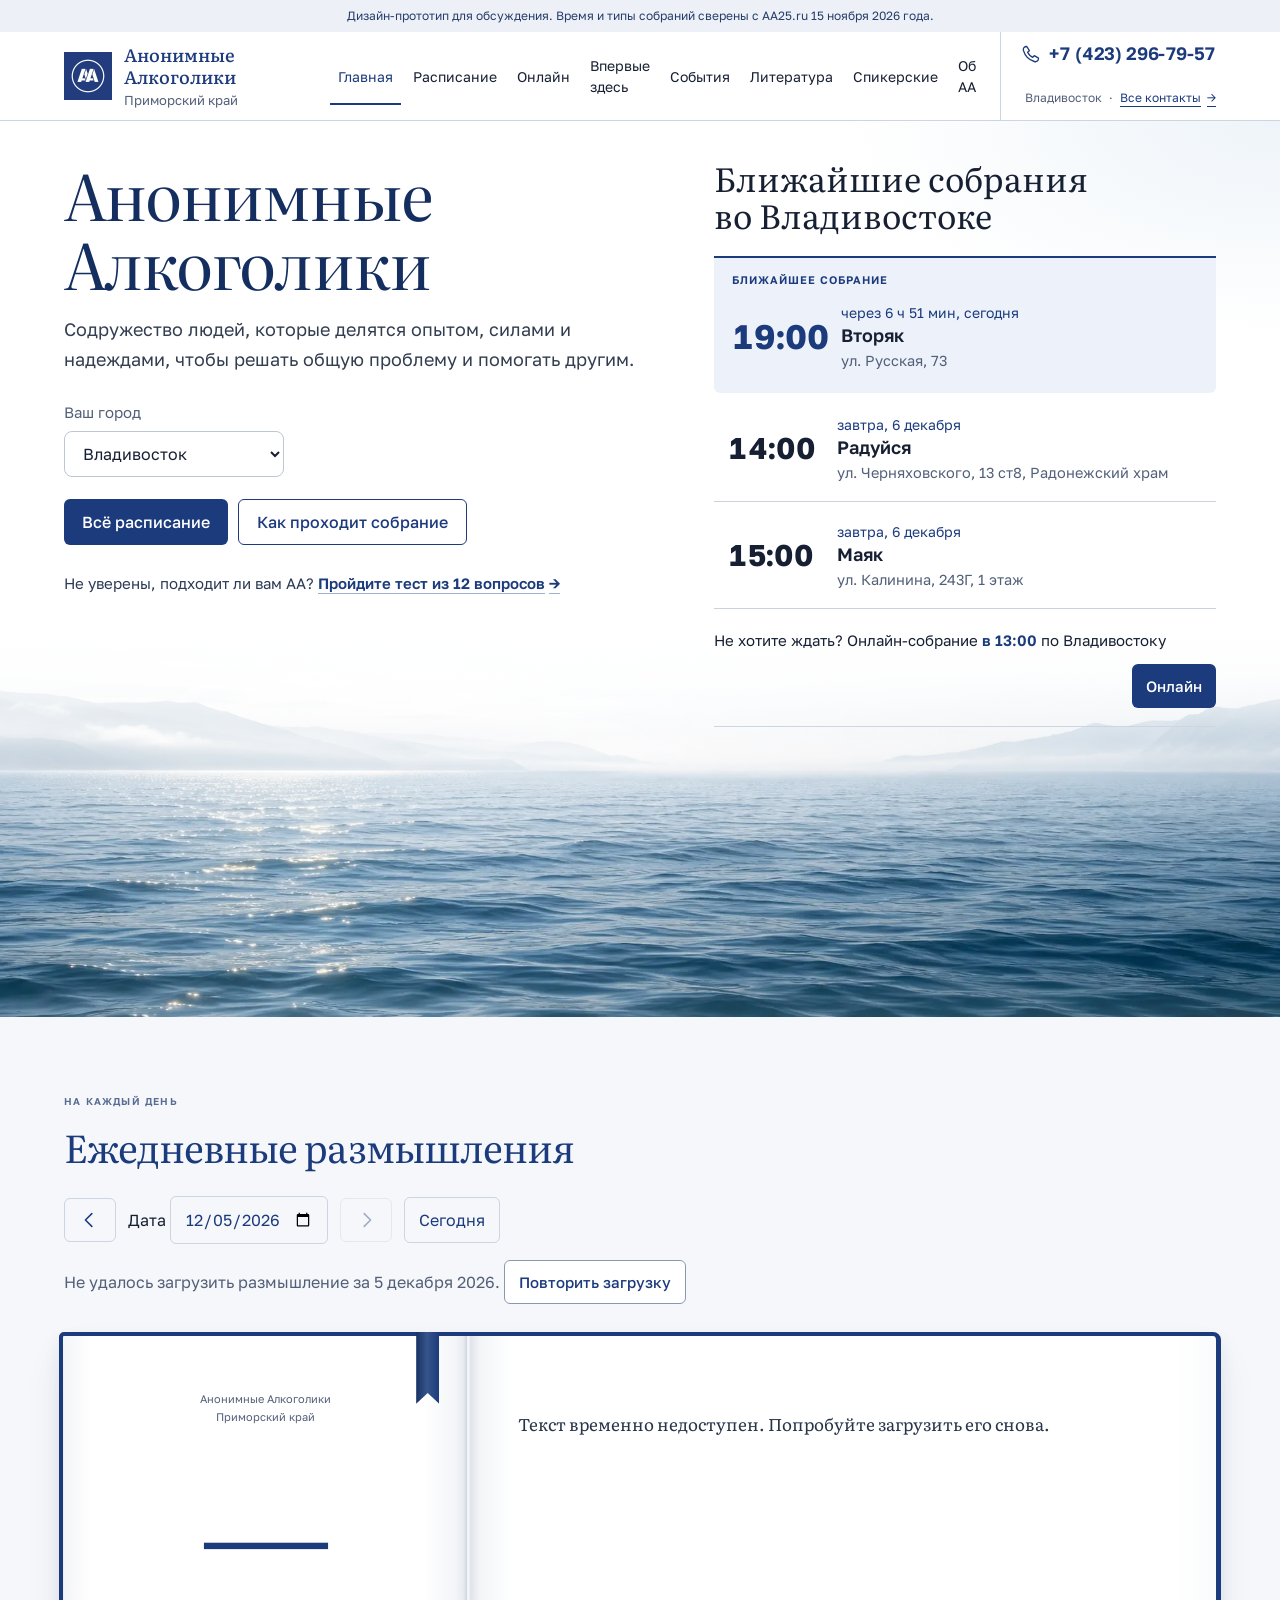
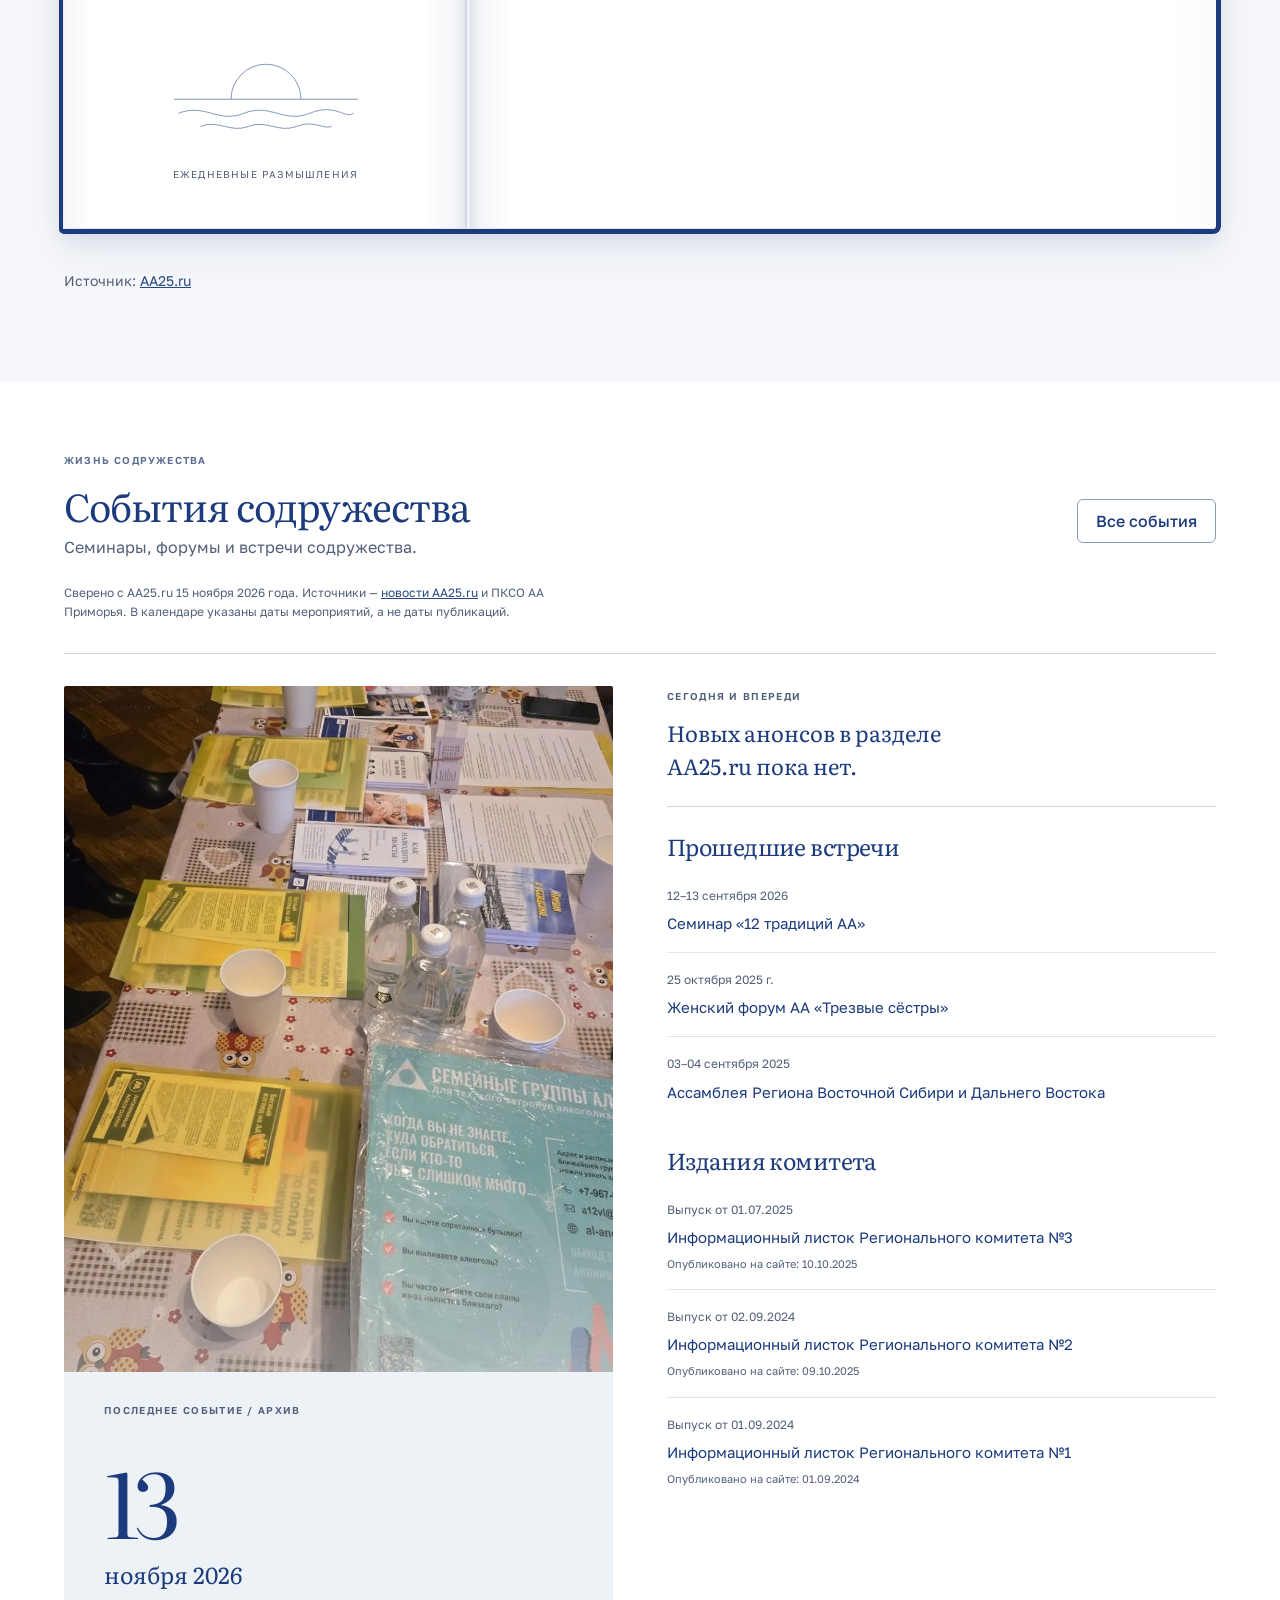
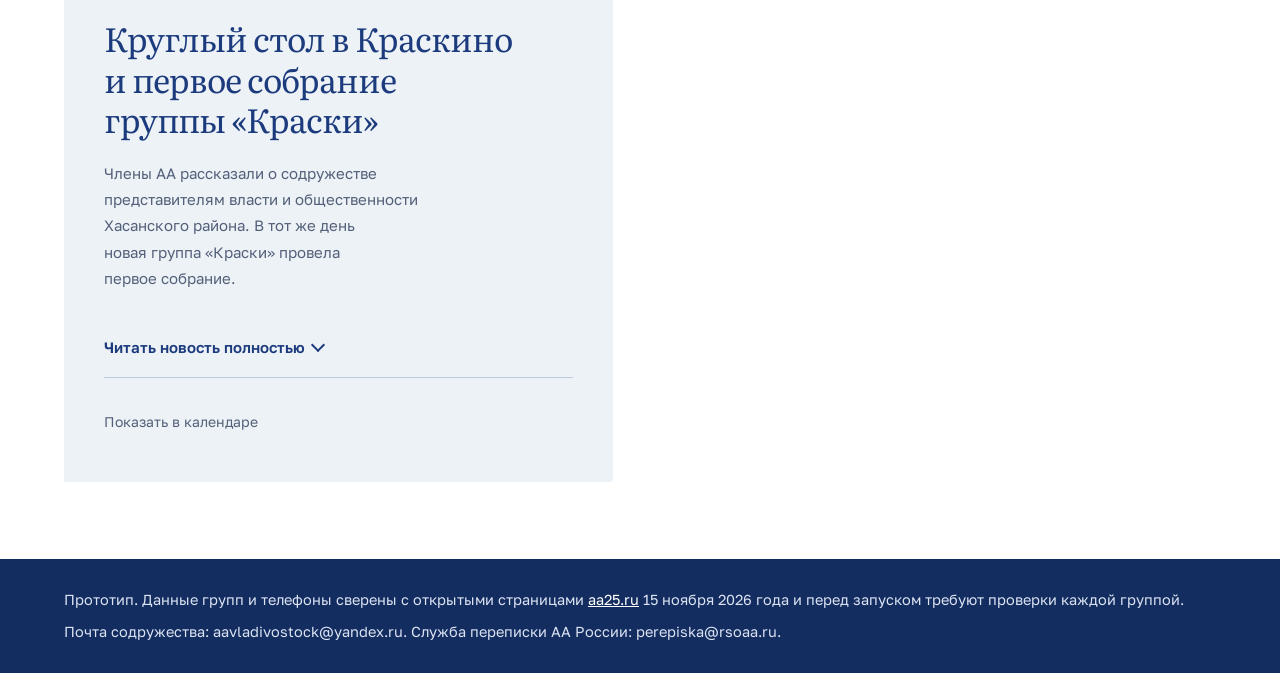
<file: v2/index.html>
<!DOCTYPE html>
<html lang="ru">
<head>
<meta charset="utf-8">
<meta name="viewport" content="width=device-width, initial-scale=1">
<title>Прототип: Анонимные Алкоголики Приморского края</title>
<link rel="preconnect" href="https://fonts.googleapis.com">
<link rel="preconnect" href="https://fonts.gstatic.com" crossorigin>
<link href="https://fonts.googleapis.com/css2?family=Golos+Text:wght@400;600&family=Literata:opsz,wght@7..72,400&display=swap" rel="stylesheet">

<link rel="stylesheet" href="assets/styles/style-1.css?v=20261123a">
<link rel="stylesheet" href="assets/styles/style-2.css?v=20261123a">
<link rel="stylesheet" href="assets/styles/photos.css?v=20261123a">
<link rel="stylesheet" href="assets/styles/style-4.css?v=20261123a">
<link rel="stylesheet" href="assets/styles/header-polish.css?v=20261123a">
<link rel="stylesheet" href="assets/styles/library-styles.css?v=20261123a">
<link rel="icon" href="favicon.ico" sizes="any">
<link rel="icon" type="image/png" sizes="32x32" href="assets/images/favicon-32.png">
<link rel="apple-touch-icon" href="assets/images/apple-touch-icon.png">
<meta name="theme-color" content="#1c3b7d">
</head>
<body>
<a class="skip-link" href="#main-content">Перейти к содержимому</a>

<div class="proto">Дизайн-прототип для обсуждения. Время и типы собраний сверены с AA25.ru <span data-verified>15 ноября 2026 года</span>.</div>

<header class="top">
  <div class="wrap">
    <a class="brand" href="#top" aria-label="Анонимные Алкоголики Приморского края — на главную">
      <img class="aa-logo" src="assets/images/image-821b70e8bd1e.png" alt="" width="48" height="48">
      <span class="brand-copy"><span class="brand-name">Анонимные Алкоголики</span><small>Приморский край</small></span>
    </a>
    <nav class="main" aria-label="Разделы"><a href="#home">Главная</a>
      <a href="#schedule">Расписание</a>
      <a href="#online">Онлайн</a>
      <a href="#newcomer">Впервые здесь</a>
      <a href="#calendar">События</a><a href="#library">Литература</a><a href="#speakers">Спикерские</a><a href="#about">Об АА</a>
    </nav>
    <div class="header-contact" aria-label="Телефоны содружества">
      <a class="header-phone" href="tel:+74232967957" aria-label="Позвонить на телефон доверия во Владивостоке: +7 (423) 296-79-57"><svg viewBox="0 0 24 24" width="21" height="21" fill="none" stroke="currentColor" stroke-width="1.6" stroke-linecap="round" stroke-linejoin="round" aria-hidden="true"><path d="m7 3 3 5-2 2a14 14 0 0 0 6 6l2-2 5 3c0 3-2 5-5 4C9 19 5 15 3 8 2 5 4 3 7 3Z"/></svg><span>+7 (423) 296-79-57</span></a>
      <div class="header-contact-meta"><span>Владивосток</span><span aria-hidden="true">·</span><a href="#phones">Все контакты <span aria-hidden="true">→</span></a></div>
    </div>
  </div>
</header>

<main id="top" tabindex="-1">
<div class="hero" id="home">
  <div class="hero-sea" aria-hidden="true"></div>
  <div class="wrap hero-grid">
    <div>
      <h1>Анонимные Алкоголики</h1>
      <p class="lead">Содружество людей, которые делятся опытом, силами и надеждами, чтобы решать общую проблему и помогать другим.</p>
      <div class="citypick">
        <label for="city">Ваш город</label>
        <select id="city"></select>
      </div>
      <div class="hero-links">
        <a class="btn primary" href="#schedule">Всё расписание</a>
        <a class="btn ghost" href="#newcomer">Как проходит собрание</a>
      </div>
      <p class="hero-selftest">Не уверены, подходит ли вам АА? <a href="https://aa25.ru/info/" data-selftest target="_blank" rel="noopener">Пройдите тест из 12 вопросов <span aria-hidden="true">→</span></a></p>
    </div>
    <aside class="next" aria-label="Ближайшие собрания">
      <h2 id="next-title">Ближайшие собрания</h2>
      <ul class="next-list" id="next-list"></ul>
      <div class="next-online" id="next-online"></div>
    </aside>
  </div>
</div>

<section id="daily" class="daily-section"><div class="wrap"><span class="eyebrow">НА КАЖДЫЙ ДЕНЬ</span><h2>Ежедневные размышления</h2><div class="reading-controls"><button id="reading-prev" aria-label="Предыдущий день">←</button><label>Дата <input type="date" id="reading-date"></label><button id="reading-next" aria-label="Следующий день">→</button><button id="reading-today">Сегодня</button></div><p id="reading-status" role="status"></p><div class="reading-spread"><aside class="reading-front" aria-label="Дата размышления"><div class="reading-imprint">Анонимные Алкоголики<br>Приморский край</div><div class="reading-date-display"><span id="reading-day-number">—</span><span id="reading-month-name"></span><span id="reading-year-number"></span></div><div class="reading-quote"></div><svg class="reading-sea-mark" viewBox="0 0 240 100" fill="none" aria-hidden="true"><path d="M15 54h210M80 54a40 40 0 0 1 80 0M20 70c30-12 45 12 75 0s45 12 75 0 40 7 50 0M45 85c20-8 35 8 55 0s35 8 55 0 30 4 40 0" stroke="currentColor" stroke-width="1"/></svg><span class="reading-edition">Ежедневные размышления</span></aside><article id="reading-body" class="reading-paper" aria-label="Текст ежедневного размышления"></article></div><p class="data-note">Источник: <a id="reading-source" href="https://aa25.ru/" target="_blank" rel="noopener">AA25.ru</a></p></div></section>
<section id="home-events" class="home-events"><div class="wrap"><span class="eyebrow">ЖИЗНЬ СОДРУЖЕСТВА</span><div class="sec-head"><div><h2>События содружества</h2><p>Семинары, форумы и встречи содружества.</p></div><a class="btn line" href="#calendar">Все события</a></div><p class="data-note">Сверено с AA25.ru <span data-verified>15 ноября 2026 года</span>. Источники — <a href="https://aa25.ru/news/" target="_blank" rel="noopener">новости AA25.ru</a> и ПКСО АА Приморья. В календаре указаны даты мероприятий, а не даты публикаций.</p><div id="home-event-list"></div></div></section>
<section id="schedule" class="schedule-page"><div class="wrap"><div class="sec-head"><div><h2>Расписание собраний</h2><p>Время владивостокское. Собрания длятся один час.</p></div></div><div class="schedule-toolbar"><div class="frow" id="f-city"><label for="schedule-city">Город</label><select id="schedule-city"><option>Все</option><option>Владивосток</option><option>Артём</option><option>Находка</option><option>Уссурийск</option><option>Дальнегорск</option><option>Большой Камень</option><option>Краскино</option></select></div><div class="frow" id="f-type"><span>Формат</span></div><button class="reset-filters" id="reset-filters" type="button">Сбросить</button></div><div class="schedule-datebar"><div id="f-day" class="schedule-week" role="group" aria-label="Дни недели"></div><div class="schedule-view"><button type="button" id="schedule-today">Сегодня</button><div class="schedule-mode" role="group" aria-label="Вид расписания"><button type="button" id="schedule-day-mode">День</button><button type="button" id="schedule-week-mode">Вся неделя</button></div></div></div><p class="count" id="count" role="status"></p><div id="days"></div><div class="schedule-explainer"><p><b>Открытые</b> — для всех. <b>Закрытые</b> — для тех, у кого есть проблема с алкоголем и желание бросить пить.</p><a href="#newcomer">Как проходит первое собрание</a></div></div></section>

<section id="online" class="online-sec">
  <div class="wrap">
    <div class="sec-head">
      <div>
        <h2>Онлайн-собрания</h2>
        <p>Если в вашем городе нет группы или сегодня нет собрания. Время указано по Владивостоку.</p>
      </div>
    </div>
    <div class="online-device">
      <span class="device-camera" aria-hidden="true"></span>
      <div class="online-screen">
        <div class="device-toolbar">
          <span class="device-toolbar-title"><svg viewBox="0 0 24 24" width="20" height="20" fill="none" stroke="currentColor" stroke-width="1.6" aria-hidden="true"><rect x="3" y="5" width="13" height="14" rx="2"/><path d="m16 10 5-3v10l-5-3z"/></svg>Собрания онлайн</span>
          <span class="device-timezone">Владивосток / UTC+10</span>
        </div>
        <div class="ogrid" id="ogrid"></div>
        <div class="device-screen-footer">Выберите группу и нажмите «Подключиться»</div>
      </div>
      <span class="device-home" aria-hidden="true"></span>
    </div>
  </div>
</section>

<section id="newcomer" class="first-visit-page door-welcome-page">
  <div class="wrap">
    <div class="door-welcome">
      <div class="welcome-content">
        <span class="eyebrow">МОЖНО НАЧАТЬ С ОДНОЙ ВСТРЕЧИ</span>
        <h2>Впервые здесь</h2>
        <div class="welcome-steps"><ol class="steps">
        <li><div><b>Выберите собрание</b><span>Любое из расписания. На первое можно прийти на открытое собрание или позвонить заранее.</span></div></li>
        <li><div><b>Просто придите</b><span>За 10 минут до начала. Скажите, что вы в первый раз, вас встретят.</span></div></li>
        <li><div><b>Послушайте</b><span>Говорить не обязательно. Собрание длится около часа.</span></div></li>
      </ol></div>
        <div class="selftest-card">
          <span class="selftest-kicker">Тест · 12 вопросов · 3–5 минут</span>
          <h3>Подходит ли мне АА?</h3>
          <p>Не уверены, есть ли у вас проблема с алкоголем? Ответьте себе честно на 12 простых вопросов о том, как выпивка влияет на вашу жизнь. В конце увидите, что об этом говорят члены содружества.</p>
          <p class="selftest-privacy">Это не диагноз. Ответы никуда не отправляются и не сохраняются.</p>
          <a class="btn selftest-start" id="open-selftest" href="https://aa25.ru/info/" target="_blank" rel="noopener">Пройти тест</a>
        </div>
      </div>
      <div class="door-scene" aria-hidden="true">
        <div class="door-wall-line"></div>
        <div class="door-floor"></div>
        <div class="door-light"></div>
        <div class="door-frame">
          <div class="door-room"><span class="room-horizon"></span></div>
          <div class="door-leaf">
            <span class="door-plaque"><img src="assets/images/image-821b70e8bd1e.png" alt="" width="44" height="44"><span>Анонимные<br>Алкоголики</span></span>
            <span class="door-panel"></span><span class="door-handle"></span>
          </div>
        </div>
        <span class="door-caption">Вам здесь рады</span>
      </div>
    </div>
    <div class="welcome-questions"><div><span class="eyebrow">ВОПРОСЫ И ОТВЕТЫ</span><h3>Перед первой встречей</h3></div><div class="faq">
      <details open><summary>Сколько это стоит</summary><p>Нисколько. Членских взносов нет. Группы содержат себя сами за счёт добровольных пожертвований участников.</p></details>
      <details><summary>Узнают ли обо мне на работе или дома</summary><p>Нет. Достаточно назвать имя, можно не своё. Списков участников никто не ведёт.</p></details>
      <details><summary>Чем открытое собрание отличается от закрытого</summary><p>На открытое может прийти любой: родственник, друг, врач, студент. Закрытое собрание только для тех, кто сам хочет бросить пить.</p></details>
      <details><summary>Это религиозная организация?</summary><p>Нет. Содружество не связано ни с какой религией, политическим движением, организацией или учреждением.</p></details>
      <details><summary>Пьёт близкий человек, а не я</summary><p>Для родственников и друзей есть отдельное содружество Ал-Анон. <a href="https://aa25.ru/al-anon/" target="_blank" rel="noopener">Группы Ал-Анон во Владивостоке</a>.</p></details>
    </div></div>
  </div>
</section>

<section id="about" class="about-section"><div class="wrap"><div class="aa-newspaper"><span class="paper-sheen" aria-hidden="true"></span><div class="newspaper-meta"><span>О содружестве</span><span>Приморский край</span></div><header class="newspaper-masthead"><span class="newspaper-masthead-side">Опыт<br>Силы<br>Надежда</span><h2>Что такое АА</h2><img src="assets/images/image-821b70e8bd1e.png" alt="" width="58" height="58"></header><div class="newspaper-deck">Анонимные Алкоголики</div><p class="about-lead">Анонимные Алкоголики — содружество людей, которые делятся опытом, силами и надеждами, чтобы решать общую проблему и помогать другим.</p><div class="about-grid"><article><h3>Единственное условие</h3><p>Желание бросить пить. Каждый решает сам, подходит ли ему АА.</p></article><article><h3>Без членских взносов</h3><p>Группы содержат себя за счёт добровольных пожертвований участников.</p></article><article><h3>Анонимность</h3><p>Вы можете слушать и не обязаны рассказывать о себе. Участники бережно относятся к анонимности друг друга.</p></article><article><h3>Независимость</h3><p>АА не связано с религиозными, политическими и другими организациями и учреждениями.</p></article></div><div class="about-more"><article><h3>Как работает программа</h3><p>Участники делятся опытом выздоровления и знакомятся с программой «Двенадцать шагов». На собрании можно просто слушать. Более опытные участники могут поддержать новичка.</p></article><article><h3>Чего АА не делает</h3><p>АА не ставит диагнозов, не назначает лечение, не предоставляет жильё и не ведёт списков участников. Содружество делится опытом взаимопомощи.</p></article></div><div class="newspaper-links"><a class="btn line" href="https://aa25.ru/info/" target="_blank" rel="noopener">Читать об АА на AA25.ru</a> <a class="btn line" href="#newcomer">Впервые на собрании</a></div><div class="newspaper-colophon"><span>Единственное условие для членства — желание бросить пить.</span><span>АА · Приморье</span></div></div></div></section>
<section id="library" class="library-page" hidden><div class="wrap">
 <div class="library-heading"><div><h2>Литература АА</h2><p>Книги о программе выздоровления и жизни в трезвости. Читайте в браузере или сохраняйте для себя.</p></div></div>
 <nav class="library-tabs" aria-label="Материалы библиотеки"><a href="#library">Книги</a><a href="#journals">Журнал и дайджест</a><a href="#speakers">Спикерские</a></nav>
 <div class="book-grid">
  <article class="library-book"><div class="book-shelf"><div class="book-volume"><img src="library-files/bigbook-cover.jpg" alt="Обложка книги «Анонимные Алкоголики»" width="400" height="550"></div></div><h3>Анонимные Алкоголики</h3><p>Основной текст АА: программа выздоровления и личный опыт участников.</p><span class="library-file">PDF · 1,1 МБ</span><div class="library-actions"><a class="btn primary" href="#reader" data-read="bigbook">Читать</a><a class="btn line" href="library-files/bigbook.pdf" download>Скачать PDF</a></div></article>
  <article class="library-book"><div class="book-shelf"><div class="book-volume"><img src="library-files/steps-cover.jpg" alt="Обложка книги «12 шагов и 12 традиций»" width="400" height="550"></div></div><h3>12 шагов<br>и 12 традиций</h3><p>О принципах программы и совместной жизни групп содружества.</p><span class="library-file">PDF · 1 МБ</span><div class="library-actions"><a class="btn primary" href="#reader" data-read="steps">Читать</a><a class="btn line" href="library-files/steps.pdf" download>Скачать PDF</a></div></article>
  <article class="library-book"><div class="book-shelf"><div class="book-volume"><img src="library-files/living-cover.jpg" alt="Обложка книги «Жить трезвыми»" width="400" height="550"></div></div><h3>Жить трезвыми</h3><p>Практический опыт: как справляться с повседневными ситуациями без алкоголя.</p><span class="library-file">PDF · 904 КБ</span><div class="library-actions"><a class="btn primary" href="#reader" data-read="living">Читать</a><a class="btn line" href="library-files/living.pdf" download>Скачать PDF</a></div></article>
 </div>
 <div class="library-journals" id="journals"><h3>Журнал и дайджест</h3><div class="journal-grid book-grid">
  <article class="library-book journal-card"><div class="book-shelf"><div class="book-volume"><img src="library-files/digest.png" alt="Обложка дайджеста журнала АА России" width="400" height="550"></div></div><h4>Дайджест журнала АА России</h4><p>Подборка материалов журнала в одном выпуске.<br>№1 · 2024 год · 16 страниц</p><span class="library-file">PDF · 3,4 МБ</span><div class="library-actions"><a class="btn primary" href="#reader" data-read="digest">Читать</a><a class="btn line" href="library-files/digest.pdf" download>Скачать PDF</a></div></article>
  <article class="library-book journal-card journal-channel"><div class="book-shelf"><div class="book-volume journal-placeholder" role="img" aria-label="Журнал АА России в Telegram — условная обложка раздела"><span class="journal-cover-top">СОДРУЖЕСТВО · ОПЫТ · НАДЕЖДА</span><strong>Журнал<br>АА России</strong><span class="journal-cover-rule"></span><span class="journal-cover-caption">Материалы журнала<br>в Telegram</span><span class="journal-cover-bottom">АНОНИМНЫЕ АЛКОГОЛИКИ</span></div></div><h4>Журнал АА России</h4><p>Публикации и материалы журнала в Telegram. Внешний источник, указанный на AA25.ru.</p><span class="library-file">Канал журнала · Telegram</span><div class="library-actions"><a class="btn line" href="https://t.me/+ZmYb3eb3ohRmZTQ6" target="_blank" rel="noopener">Открыть журнал ↗</a></div></article>
 </div></div>
 <p class="library-attribution">Источник файлов: <a href="https://aa25.ru/books/" target="_blank" rel="noopener">AA25.ru — литература</a>. Обложки книг: <a href="https://aa-ru.de/literature/" target="_blank" rel="noopener">русскоязычное сообщество АА</a>. PDF могут относиться к другому изданию. Для Telegram использована условная обложка раздела.</p>
</div></section>
<aa-speakers id="speakers" collapsed tabindex="-1" aria-label="Спикерские"></aa-speakers>
<section id="reader" class="pdf-reader" hidden><div class="wrap"><a class="reader-back" href="#library">← В библиотеку</a><div class="reader-toolbar"><h2 id="reader-title">Чтение</h2><a id="reader-download" href="#" download>Скачать PDF ↓</a></div><iframe id="reader-frame" title="Просмотр PDF" src="about:blank"></iframe><p class="reader-hint">Если просмотр не поддерживается вашим браузером, <a id="reader-original" href="#" target="_blank" rel="noopener">откройте PDF отдельной вкладкой</a> или скачайте файл.</p></div></section>

<section id="calendar" class="calendar-section"><div class="wrap"><span class="eyebrow">СОБЫТИЯ И ВСТРЕЧИ</span><h2>События содружества</h2><p class="calendar-intro">Семинары, форумы, годовщины и встречи содружества. Выберите дату, чтобы посмотреть события.</p><p class="data-note">Регулярные собрания групп — <a href="#schedule">в расписании собраний</a>.</p><label class="calendar-city-label" hidden style="display:none">Город <select id="calendar-city"><option>Все</option><option>Владивосток</option><option>Артём</option><option>Находка</option><option>Уссурийск</option><option>Дальнегорск</option><option>Большой Камень</option><option>Краскино</option></select></label><div class="calendar-shell desk-calendar-layout"><div class="calendar-stand"><div class="calendar-sheet"><div class="calendar-rings" aria-hidden="true"><i></i><i></i></div><div class="calendar-month-panel"><div class="calendar-controls"><button id="cal-prev" aria-label="Предыдущий месяц">←</button><h3 id="cal-title"></h3><button id="cal-today" type="button">Сегодня</button><button id="cal-next" aria-label="Следующий месяц">→</button></div><div class="calendar-grid" id="cal-grid"></div><div class="cal-legend"><span><i class="event"></i>События содружества</span></div></div><div class="calendar-imprint"><span>Анонимные Алкоголики</span><span>Приморье</span></div></div><div class="calendar-base" aria-hidden="true"></div></div><aside class="calendar-sidebar"><div id="cal-month-events"></div><div id="cal-results" aria-live="polite"></div></aside></div><section class="news-archive" aria-labelledby="news-archive-title"><div class="news-archive-head"><h3 id="news-archive-title">Архив новостей</h3><p>Все события, о которых мы рассказывали, — от новых к старым.</p></div><div id="news-archive-list"></div></section></div></section>
<section id="phones" class="phones">
  <div class="wrap">
    <div class="contact-intro">
      <div>
        <span class="eyebrow">СВЯЗЬ С СОДРУЖЕСТВОМ</span>
        <h2>Контакты</h2>
        <p>Телефоны доверия по городам, почта и сайты содружества. На звонок ответит член содружества.</p>
      </div>
      <div class="landline-visual" aria-hidden="true"><img src="assets/images/image-cba497bb4559.svg" alt="" width="480" height="360"></div>
    </div>
    <h3 class="contact-sub">Телефоны доверия по городам</h3>
    <div class="pgrid" id="contact-phones"></div>

    <h3 class="contact-sub">Почта</h3>
    <div class="pgrid mail" id="contact-emails"></div>
    <h3 class="contact-sub">Полезные ссылки</h3>
    <ul class="ulinks" id="contact-links"></ul>
  </div>
</section>

<section id="events">
  <div class="wrap">
    <div class="sec-head">
      <div>
        <h2>События и новости</h2>
        <p>Семинары, форумы и документы регионального комитета.</p>
      </div>
      <a class="btn line small" href="https://aa25.ru/news/" target="_blank" rel="noopener">Все новости</a>
    </div>
    <ul class="events" id="events-list"></ul>
  </div>
</section>

<section class="committee" id="committee">
  <div class="wrap">
    <div class="sec-head"><div><h2>Для комитета</h2><p>Этот блок нужен только для презентации, на рабочем сайте его не будет.</p></div></div>
    <div class="cgrid">
      <div>
        <h3>Что изменилось</h3>
        <table>
          <tr><th>Сейчас</th><th>В прототипе</th></tr>
          <tr><td>Расписание одним текстом</td><td>Фильтры по городу, дню и формату</td></tr>
          <tr><td>Нужно самому искать сегодняшний день</td><td>Первый экран показывает ближайшие собрания</td></tr>
          <tr><td>Онлайн-собрания по московскому времени</td><td>Время пересчитано на местное</td></tr>
          <tr><td>Карта есть у части групп</td><td>Кнопка «Маршрут» у каждой группы</td></tr>
          <tr><td>Телефоны на отдельной странице</td><td>Кнопка «Позвонить» в шапке на всех экранах</td></tr>
          <tr><td>Нет раздела для новичка</td><td>Три шага и ответы на первые вопросы</td></tr>
        </table>
      </div>
      <div>
        <h3>Что это даёт дальше</h3>
        <ul>
          <li>Расписание хранится как данные, а не текст. Одна правка на сайте обновляет и сайт, и будущее мобильное приложение.</li>
          <li>Тот же формат данных использует мировое приложение АА Meeting Guide.</li>
          <li>Без регистрации, без сбора данных, без рекламы.</li>
        </ul>
        <h3 class="committee-subheading">Что нужно от комитета</h3>
        <ul>
          <li>Решение: развивать ли сайт в эту сторону.</li>
          <li>Контактное лицо и доступ к сайту.</li>
          <li>Проверка расписания каждой группой перед запуском.</li>
        </ul>
      </div>
    </div>
  </div>
</section>
</main>
<nav class="mobile-nav" aria-label="Основная навигация"><a href="#home"><span>⌂</span>Главная</a><a href="#schedule"><span>▦</span>Расписание</a><a href="#newcomer"><span>◉</span>Впервые здесь</a><a href="#about"><span>ⓘ</span>Об АА</a><button class="nav-more" id="nav-more" type="button" aria-haspopup="dialog" aria-controls="site-menu" aria-expanded="false"><svg viewBox="0 0 24 24" fill="none" stroke="currentColor" stroke-width="1.7" stroke-linecap="round" aria-hidden="true"><path d="M4 6h16M4 12h16M4 18h16"/></svg>Меню</button></nav>

<footer>
  <div class="wrap">
    <div>Прототип. Данные групп и телефоны сверены с открытыми страницами <a href="https://aa25.ru/" target="_blank" rel="noopener">aa25.ru</a> <span data-verified>15 ноября 2026 года</span> и перед запуском требуют проверки каждой группой.</div>
    <div>Почта содружества: aavladivostock@yandex.ru. Служба переписки АА России: perepiska@rsoaa.ru.</div>
  </div>
</footer>

<dialog id="site-menu" class="site-menu" aria-labelledby="site-menu-title"><div class="site-menu-head"><h2 id="site-menu-title">Разделы сайта</h2><button id="menu-close" type="button" aria-label="Закрыть меню"><svg width="22" height="22" viewBox="0 0 24 24" fill="none" stroke="currentColor" stroke-width="1.6" aria-hidden="true"><path d="m6 6 12 12M18 6 6 18"/></svg></button></div><nav aria-label="Остальные разделы"><a href="#online">Онлайн-собрания</a><a href="#calendar">События</a><a href="#library">Литература</a><a href="#speakers">Спикерские</a><a href="#phones">Контакты</a></nav><p class="menu-caption">Анонимные Алкоголики · Приморский край</p></dialog>
<dialog id="dlg" aria-labelledby="dlg-name">
  <div class="dlg-head">
    <div><h3 id="dlg-name"></h3><p id="dlg-city"></p></div>
    <button class="x" id="dlg-x" aria-label="Закрыть">×</button>
  </div>
  <div class="dlg-body">
    <div><h4>Собрания группы</h4><p class="group-timezone">Время владивостокское / продолжительность — 1 час</p><ul class="mlist" id="dlg-meet"></ul></div>
    <div id="dlg-how"></div>
    <div class="dlg-act" id="dlg-act"></div>
  </div>
</dialog>

<script>/* данные сайта: свежая версия раз в минуту, чтобы правки из админки появлялись сразу */document.write('<script src="content/content.js?t='+Math.floor(Date.now()/6e4)+'"><\/script>')</script>
<script src="assets/scripts/script-1.js?v=20261123a"></script>
<script src="assets/scripts/contacts.js?v=20261123a" defer></script>
<script src="assets/scripts/script-2.js?v=20261123a"></script>
<script src="assets/scripts/script-3.js?v=20261123a"></script>
<script src="components/speakers/speakers.js?v=20261123b"></script>
<script src="assets/scripts/script-4.js?v=20261123a"></script><script src="assets/scripts/script-5.js?v=20261126a"></script><script src="assets/scripts/script-6.js?v=20261123a"></script>
<link rel="stylesheet" href="assets/styles/anim-layer.css?v=20261123a">
<script src="assets/scripts/anim-layer-js.js?v=20261123a"></script>

<script src="assets/scripts/library-js.js?v=20261123a"></script>
<link rel="stylesheet" href="assets/styles/reader-mobile.css?v=20261123a">
<script src="assets/scripts/reader-mobile.js?v=20261123a"></script>
<link rel="stylesheet" href="assets/styles/offline-fixes.css?v=20261123a">
<script src="assets/scripts/offline-fixes.js?v=20261123a"></script>
<link rel="stylesheet" href="assets/styles/about-paper.css?v=20261123a"><script src="assets/scripts/about-paper.js?v=20261123a" defer></script><script src="assets/scripts/news-archive.js?v=20261123a" defer></script>
</body>
</html>
</file>
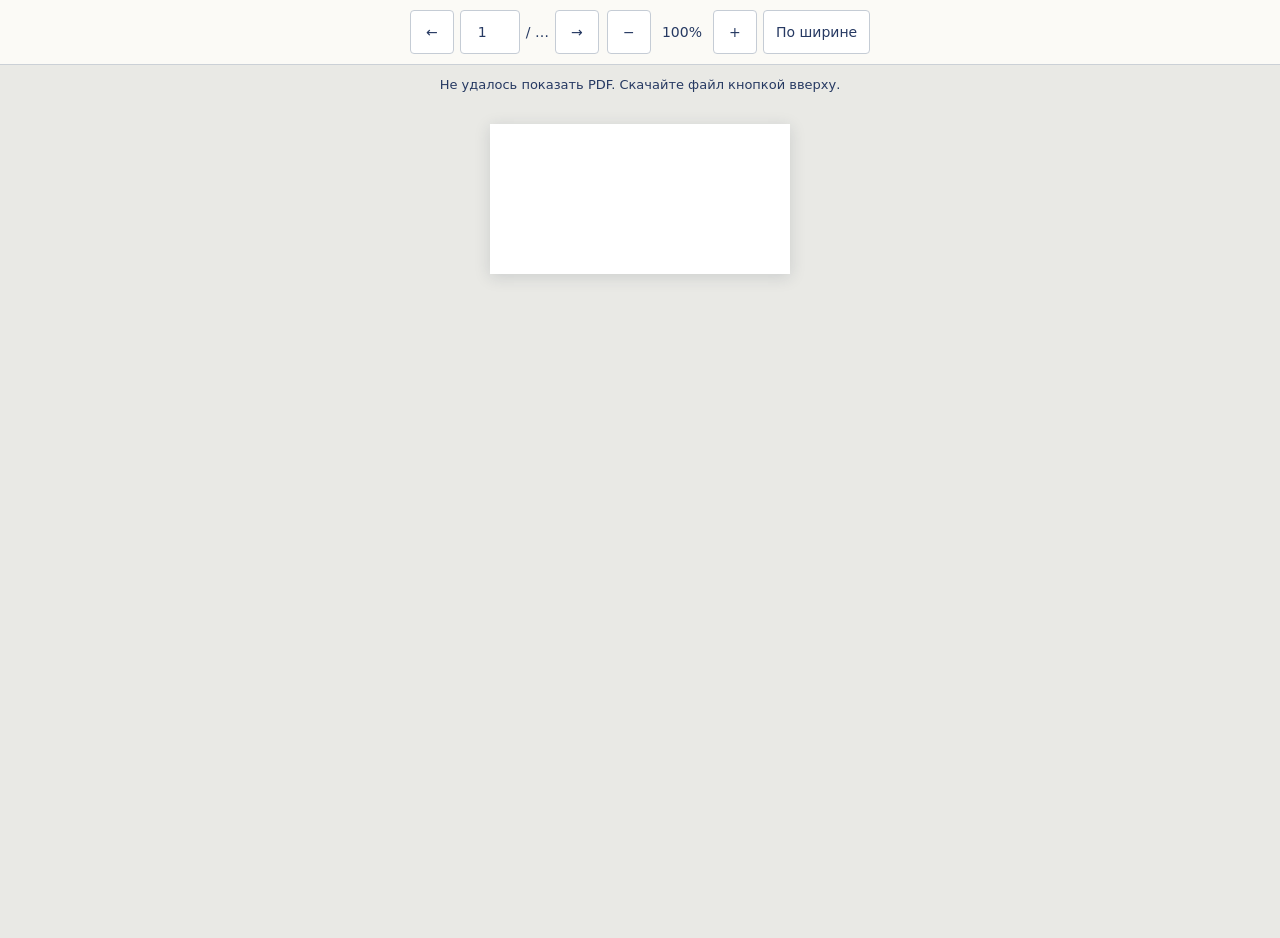
<file: v2/library-files/reader.html>
<!doctype html><html lang="ru"><meta charset="utf-8"><meta name="viewport" content="width=device-width,initial-scale=1,viewport-fit=cover"><title>Читать PDF</title><link rel="icon" href="../favicon.ico" sizes="any"><link rel="apple-touch-icon" href="../assets/images/apple-touch-icon.png"><style>
*{box-sizing:border-box}html,body{height:100%;overscroll-behavior:none}body{margin:0;background:#e9e9e5;color:#263962;font:14px system-ui,-apple-system,'Golos Text',sans-serif;-webkit-tap-highlight-color:transparent}
button,input{font:inherit;color:inherit}
.tools{position:sticky;top:0;z-index:2;display:flex;justify-content:center;align-items:center;gap:8px;flex-wrap:wrap;padding:10px;background:#fbfaf6;border-bottom:1px solid #cbd0d6}
.tools button,.tools input{min-height:44px;border:1px solid #c5ccd5;border-radius:4px;background:#fff}.tools button{min-width:44px;padding:8px 12px;cursor:pointer}.tools button:disabled{opacity:.4;cursor:default}
button:focus-visible,input:focus-visible,a:focus-visible{outline:3px solid #304474;outline-offset:2px}
.tools input{width:60px;text-align:center}output{min-width:50px;text-align:center;font-variant-numeric:tabular-nums}.group{display:flex;align-items:center;gap:6px}
.stage{overflow:auto;overscroll-behavior:none;height:calc(100vh - 66px);height:calc(100svh - 66px);padding:20px;position:relative}
.sheet{position:relative;width:max-content;margin:0 auto;box-shadow:0 3px 15px #22304426;background:#fff}
.sheet canvas{display:block;background:#fff}.sheet canvas.leaving{position:absolute;left:0;top:0;box-shadow:0 2px 10px #2230442e}.stage.turning{overflow:hidden}.stage.turning .sheet{box-shadow:none;background:transparent}.stage.turning .sheet canvas{box-shadow:0 2px 10px #2230442e}
.status{padding:12px;text-align:center;margin:0;font-size:13px}
.sr-only{position:absolute;width:1px;height:1px;padding:0;margin:-1px;overflow:hidden;clip:rect(0,0,0,0);white-space:nowrap;border:0}
.mbar,.toast{display:none}

/* ===== Телефон: полноэкранное чтение ===== */
@media (max-width:820px){
 .tools{display:none}
 body{overflow:hidden;background:#dcdcd6}
 .mbar{display:flex;align-items:center;gap:6px;position:fixed;left:0;right:0;z-index:3;background:#fbfaf6f2;-webkit-backdrop-filter:blur(10px);backdrop-filter:blur(10px);transition:transform .25s cubic-bezier(.22,1,.36,1)}
 .mbar.top{top:0;height:calc(54px + env(safe-area-inset-top));padding:env(safe-area-inset-top) 6px 0;border-bottom:1px solid #cbd0d6}
 .mbar.bottom{bottom:0;height:calc(64px + env(safe-area-inset-bottom));padding:0 6px env(safe-area-inset-bottom);border-top:1px solid #cbd0d6}
 .mbtn{display:inline-flex;align-items:center;justify-content:center;gap:4px;min-width:44px;min-height:44px;padding:0 10px;border:0;border-radius:8px;background:transparent;color:#1c3b7d;font-size:15px;font-weight:600;text-decoration:none;cursor:pointer}
 .mbtn:active{background:#1c3b7d14}.mbtn:disabled{opacity:.3}
 .mbtn svg{width:24px;height:24px}
 .mtitle{flex:1;min-width:0;font:400 17px/1.2 Literata,Georgia,serif;color:#1c3b7d;white-space:nowrap;overflow:hidden;text-overflow:ellipsis;text-align:center}
 .mnav{flex:1;min-width:0;display:flex;flex-direction:column;justify-content:center;gap:2px;padding:0 4px}
 .mnav input{width:100%;margin:0;height:28px;accent-color:#1c3b7d}
 .mcount{font-size:12px;text-align:center;color:#55657d;font-variant-numeric:tabular-nums}
 .mzoom[aria-pressed="true"]{background:#1c3b7d;color:#fff}
 .stage{position:fixed;left:0;right:0;top:calc(54px + env(safe-area-inset-top));bottom:calc(64px + env(safe-area-inset-bottom));height:auto;padding:8px;touch-action:manipulation;-webkit-overflow-scrolling:touch;transition:top .25s cubic-bezier(.22,1,.36,1),bottom .25s cubic-bezier(.22,1,.36,1)}
 .stage.zoomed{touch-action:pan-x pan-y pinch-zoom}
 .sheet{margin:0 auto;box-shadow:0 2px 10px #2230442e}
 body.immersive .mbar.top{transform:translateY(-100%)}
 body.immersive .mbar.bottom{transform:translateY(100%)}
 body.immersive .stage{top:0;bottom:0}
 .status{position:fixed;left:0;right:0;top:45%;z-index:2}
 .toast{position:fixed;left:50%;bottom:calc(76px + env(safe-area-inset-bottom));z-index:4;transform:translateX(-50%);display:flex;align-items:center;gap:10px;max-width:calc(100% - 24px);padding:8px 8px 8px 14px;border-radius:10px;background:#1c3b7d;color:#fff;font-size:14px;box-shadow:0 8px 24px #10233d40;transition:opacity .25s}
 .toast[hidden]{display:none}
 .toast button{min-height:40px;padding:0 12px;border:1px solid #ffffff66;border-radius:6px;background:transparent;color:#fff;font:inherit;cursor:pointer}
}
@media (prefers-reduced-motion:reduce){.mbar,.stage{transition:none}}
</style>
<div class="tools" role="toolbar" aria-label="Управление чтением"><div class="group"><button id="prev" aria-label="Предыдущая страница">←</button><label class="sr-only" for="page">Страница</label><input id="page" type="number" min="1" value="1"><span id="total">/ …</span><button id="next" aria-label="Следующая страница">→</button></div><div class="group"><button id="out" aria-label="Уменьшить масштаб">−</button><output id="zoom" aria-label="Масштаб">100%</output><button id="in" aria-label="Увеличить масштаб">+</button><button id="fit">По ширине</button></div></div>

<header class="mbar top">
 <button class="mbtn" id="m-back" type="button" aria-label="Назад в библиотеку"><svg viewBox="0 0 24 24" fill="none" stroke="currentColor" stroke-width="2" stroke-linecap="round" stroke-linejoin="round" aria-hidden="true"><path d="M15 5l-7 7 7 7"/></svg>Назад</button>
 <div class="mtitle" id="m-title">Чтение</div>
 <a class="mbtn" id="m-download" href="#" target="_blank" rel="noopener" aria-label="Скачать PDF"><svg viewBox="0 0 24 24" fill="none" stroke="currentColor" stroke-width="2" stroke-linecap="round" stroke-linejoin="round" aria-hidden="true"><path d="M12 4v11M7 10l5 5 5-5M5 20h14"/></svg></a>
</header>

<p class="status" id="status" role="status">Загрузка книги…</p>
<div class="stage" id="stage" tabindex="0" aria-label="Страница книги"><div class="sheet" id="sheet"><canvas id="canvas" role="img" aria-label="Страница PDF"></canvas></div><p id="text" class="sr-only"></p></div>

<footer class="mbar bottom">
 <button class="mbtn" id="m-prev" type="button" aria-label="Предыдущая страница"><svg viewBox="0 0 24 24" fill="none" stroke="currentColor" stroke-width="2.2" stroke-linecap="round" stroke-linejoin="round" aria-hidden="true"><path d="M15 5l-7 7 7 7"/></svg></button>
 <div class="mnav"><label class="sr-only" for="m-range">Перейти к странице</label><input id="m-range" type="range" min="1" max="1" value="1"><span class="mcount" id="m-count">1 / …</span></div>
 <button class="mbtn" id="m-next" type="button" aria-label="Следующая страница"><svg viewBox="0 0 24 24" fill="none" stroke="currentColor" stroke-width="2.2" stroke-linecap="round" stroke-linejoin="round" aria-hidden="true"><path d="M9 5l7 7-7 7"/></svg></button>
 <button class="mbtn mzoom" id="m-zoom" type="button" aria-pressed="false" aria-label="Увеличить текст">Aa</button>
</footer>
<div class="toast" id="toast" role="status" hidden><span id="toast-text"></span><button id="toast-btn" type="button">С начала</button></div>

<script type="module">
import * as pdfjs from './pdfjs/pdf.mjs';
pdfjs.GlobalWorkerOptions.workerSrc='./pdfjs/pdf.worker.mjs';
const $=id=>document.getElementById(id),allowed=['bigbook.pdf','steps.pdf','living.pdf','digest.pdf'];
const mob=matchMedia('(max-width:820px)'),reduced=matchMedia('(prefers-reduced-motion: reduce)');
const params=new URLSearchParams(location.search),file=params.get('file'),title=params.get('title')||'Чтение';
const KEY='aa-reader-page:'+file;
let pdf,page=1,scale=1,fit=true,zoomed=false,task=null,version=0,current=$('canvas'),swapAnims=[];

function store(n){try{localStorage.setItem(KEY,String(n))}catch(e){}}
function stored(){try{return parseInt(localStorage.getItem(KEY),10)||0}catch(e){return 0}}

function finishSwap(){swapAnims.forEach(a=>{try{a.finish()}catch(e){}});swapAnims=[];document.querySelectorAll('.sheet canvas.leaving').forEach(c=>c.remove());$('stage').classList.remove('turning')}

function ui(){
 const n=pdf.numPages;
 $('page').value=page;$('total').textContent='/ '+n;$('zoom').value=Math.round(scale*100)+'%';
 $('prev').disabled=page===1;$('next').disabled=page===n;$('out').disabled=scale<=.25;$('in').disabled=scale>=3;
 $('m-range').max=n;$('m-range').value=page;$('m-count').textContent=page+' / '+n;
 $('m-prev').disabled=page===1;$('m-next').disabled=page===n;
 $('m-zoom').setAttribute('aria-pressed',String(zoomed));$('m-zoom').setAttribute('aria-label',zoomed?'Вернуть по ширине':'Увеличить текст');
 $('stage').classList.toggle('zoomed',zoomed);
}

async function render(dir=0,focus=null){
 if(!pdf)return;const ticket=++version;
 if(task){task.cancel();try{await task.promise}catch(e){}if(ticket!==version)return}
 const p=await pdf.getPage(page);if(ticket!==version)return;
 const base=p.getViewport({scale:1}),stage=$('stage');
 if(mob.matches){const w=(stage.clientWidth-16)/base.width;scale=zoomed?w*2:w}
 else if(fit)scale=Math.min(2,Math.max(.25,(stage.clientWidth-40)/base.width));
 const view=p.getViewport({scale}),dpr=Math.min(devicePixelRatio||1,mob.matches?2.5:2);
 const c=document.createElement('canvas');c.width=Math.ceil(view.width*dpr);c.height=Math.ceil(view.height*dpr);c.style.width=view.width+'px';c.style.height=view.height+'px';
 c.setAttribute('role','img');c.setAttribute('aria-label','Страница '+page+' из '+pdf.numPages);
 task=p.render({canvasContext:c.getContext('2d'),viewport:view,transform:dpr!==1?[dpr,0,0,dpr,0,0]:null});
 try{await task.promise}catch(e){if(e&&e.name==='RenderingCancelledException')return;fail(e);return}
 if(ticket!==version)return;
 $('status').hidden=true;
 swap(c,dir);
 if(focus){const r=focus;stage.scrollTo({left:Math.max(0,r.x*view.width-stage.clientWidth/2),top:Math.max(0,r.y*view.height-stage.clientHeight/2)})}
 else stage.scrollTo(0,0);
 ui();store(page);
 p.getTextContent().then(t=>{if(ticket===version)$('text').textContent=t.items.map(i=>i.str).join(' ')},()=>{});
}

function swap(next,dir){
 finishSwap();
 const sheet=$('sheet'),old=current;current=next;
 if(!dir||!mob.matches||reduced.matches||!old||!old.isConnected){if(old&&old.isConnected)old.replaceWith(next);else sheet.prepend(next);return}
 /* Страницы идут рядом, как лента: старая уходит целиком, новая въезжает с другой стороны */
 old.classList.add('leaving');sheet.prepend(next);
 const st=$('stage');st.classList.add('turning');
 const D=300,ease='cubic-bezier(.3,.7,.2,1)',gap=`calc(${-dir*100}% - ${dir*24}px)`;
 swapAnims=[
  old.animate([{transform:'translateX(0)'},{transform:`translateX(${gap})`}],{duration:D,easing:ease,fill:'forwards'}),
  next.animate([{transform:`translateX(calc(${dir*100}% + ${dir*24}px))`},{transform:'translateX(0)'}],{duration:D,easing:ease,fill:'backwards'})
 ];
 const done=()=>{old.remove();st.classList.remove('turning')};
 swapAnims[0].finished.then(done,done);
}

function fail(e){$('status').hidden=false;$('status').textContent='Не удалось показать PDF. Скачайте файл кнопкой вверху.';console.error(e)}
function move(n){if(!pdf)return;const t=Math.max(1,Math.min(pdf.numPages,n));if(t===page)return bump(n>page?1:-1);const dir=t>page?1:-1;page=t;render(dir)}
function bump(dir){if(!mob.matches||reduced.matches)return;$('sheet').animate([{transform:'translateX(0)'},{transform:`translateX(${-dir*12}px)`},{transform:'translateX(0)'}],{duration:240,easing:'ease-out'})}
function setZoom(on,focus){zoomed=on;render(0,on?focus:null)}

/* Компьютер: прежняя панель */
$('prev').onclick=()=>move(page-1);$('next').onclick=()=>move(page+1);$('page').onchange=()=>move(Number($('page').value)||1);
$('in').onclick=()=>{fit=false;scale=Math.min(3,Math.round((scale+.25)*100)/100);render()};$('out').onclick=()=>{fit=false;scale=Math.max(.25,Math.round((scale-.25)*100)/100);render()};$('fit').onclick=()=>{fit=true;render()};
addEventListener('keydown',e=>{if(e.target.tagName==='INPUT')return;if(e.key==='ArrowRight'||e.key==='PageDown'){move(page+1);e.preventDefault()}else if(e.key==='ArrowLeft'||e.key==='PageUp'){move(page-1);e.preventDefault()}});

/* Телефон: кнопки, ползунок, жесты */
$('m-title').textContent=title;document.title=title;
$('m-download').href=file||'#';
$('m-prev').onclick=()=>move(page-1);$('m-next').onclick=()=>move(page+1);
$('m-zoom').onclick=()=>setZoom(!zoomed,{x:.5,y:.3});
$('m-range').oninput=()=>{$('m-count').textContent=$('m-range').value+' / '+(pdf?pdf.numPages:'…')};
$('m-range').onchange=()=>move(Number($('m-range').value)||1);
$('m-back').onclick=()=>{
 if(window.parent!==window){try{window.parent.postMessage({aaReader:'close'},'*');return}catch(e){}}
 history.length>1?history.back():location.href='../#library';
};
function bars(show){document.body.classList.toggle('immersive',show===undefined?!document.body.classList.contains('immersive'):!show)}

const stage=$('stage');let t0=null,lastTap=0,tapTimer=0,multi=false;
stage.addEventListener('touchstart',e=>{if(!mob.matches)return;multi=e.touches.length>1;if(multi){t0=null;return}const t=e.touches[0];t0={x:t.clientX,y:t.clientY,time:Date.now(),sl:stage.scrollLeft}},{passive:true});
stage.addEventListener('touchend',e=>{
 if(!mob.matches||!t0||multi||e.touches.length)return;
 const t=e.changedTouches[0],dx=t.clientX-t0.x,dy=t.clientY-t0.y,dt=Date.now()-t0.time,start=t0;t0=null;
 /* Листание: горизонтальный жест, без увеличения или упёршись в край */
 if(Math.abs(dx)>50&&Math.abs(dx)>Math.abs(dy)*1.5&&dt<650){
  const atEdge=!zoomed||(dx<0?stage.scrollLeft+stage.clientWidth>=stage.scrollWidth-2:stage.scrollLeft<=1)&&Math.abs(stage.scrollLeft-start.sl)<2;
  if(atEdge){move(page+(dx<0?1:-1));return}
 }
 if(Math.abs(dx)>10||Math.abs(dy)>10||dt>350)return;
 e.preventDefault();
 const now=Date.now(),rect=current.getBoundingClientRect();
 if(now-lastTap<300){clearTimeout(tapTimer);lastTap=0;
  setZoom(!zoomed,{x:Math.min(1,Math.max(0,(t.clientX-rect.left)/rect.width)),y:Math.min(1,Math.max(0,(t.clientY-rect.top)/rect.height))});return}
 lastTap=now;const x=t.clientX/innerWidth;
 tapTimer=setTimeout(()=>{if(zoomed||(x>.28&&x<.72))bars();else move(page+(x>=.72?1:-1))},300);
},{passive:false});
stage.addEventListener('touchcancel',()=>{t0=null},{passive:true});
/* Горизонтальный жест забираем себе, чтобы браузер не уходил «назад» по истории */
stage.addEventListener('touchmove',e=>{if(!mob.matches||!t0||e.touches.length>1)return;const t=e.touches[0],dx=t.clientX-t0.x,dy=t.clientY-t0.y;if(Math.abs(dx)>Math.abs(dy)&&(!zoomed||(dx<0?stage.scrollLeft+stage.clientWidth>=stage.scrollWidth-2:stage.scrollLeft<=1)))e.preventDefault()},{passive:false});

let resizeT;addEventListener('resize',()=>{clearTimeout(resizeT);resizeT=setTimeout(()=>{if(mob.matches||fit)render()},150)});
mob.addEventListener('change',()=>{zoomed=false;document.body.classList.remove('immersive');render()});

function toast(text,btnText,onBtn){
 const el=$('toast');$('toast-text').textContent=text;$('toast-btn').textContent=btnText;el.hidden=false;
 $('toast-btn').onclick=()=>{el.hidden=true;onBtn()};
 clearTimeout(toast.t);toast.t=setTimeout(()=>{el.hidden=true},5000);
}

try{
 if(!allowed.includes(file))throw Error('Unknown PDF');
 pdf=await pdfjs.getDocument({url:file}).promise;$('page').max=pdf.numPages;
 const saved=stored();
 if(saved>1&&saved<=pdf.numPages){page=saved;await render();if(mob.matches)toast('Продолжаем со стр. '+saved,'С начала',()=>{page=1;render(-1)})}
 else await render();
}catch(e){fail(e)}
</script></html>
</file>
<file: v2/assets/styles/style-1.css>
:root{
  --fog:#EDF2F3;        /* фон: утренний туман над бухтой */
  --surface:#FFFFFF;
  --sea:#0F3A44;        /* глубокая вода: шапка, заголовки */
  --sea-2:#1B5560;
  --ink:#10262B;
  --muted:#52686D;
  --line:#D3DEE0;
  --beacon:#F4B321;     /* огонь маяка: «сейчас» и главное действие */
  --beacon-ink:#3A2A00;
  --online:#5B3FA8;     /* онлайн-собрания */
  --online-bg:#EEE9FA;
  --ok-bg:#E2F1EC; --ok:#17604A;
  --r-s:8px; --r-m:14px; --r-l:26px;
  --font:"Golos Text",system-ui,-apple-system,"Segoe UI",Roboto,sans-serif;
}
*{box-sizing:border-box}
html{scroll-behavior:smooth}
body{margin:0;font-family:var(--font);color:var(--ink);background:var(--fog);font-size:17px;line-height:1.5;-webkit-text-size-adjust:100%}
a{color:var(--sea-2)}
button,select{font:inherit;color:inherit}
:focus-visible{outline:3px solid var(--beacon);outline-offset:2px;border-radius:4px}
.wrap{max-width:1120px;margin:0 auto;padding:0 20px}
h1,h2,h3{line-height:1.12;margin:0;letter-spacing:-.015em}
h2{font-size:clamp(26px,4vw,38px);font-weight:700;color:var(--sea)}
h3{font-size:20px;font-weight:600}
p{margin:0}

/* плашка прототипа */
.proto{background:var(--beacon);color:var(--beacon-ink);font-size:14px;padding:7px 0;text-align:center;font-weight:500}

/* шапка */
header.top{background:var(--sea);color:#fff;position:sticky;top:0;z-index:20}
.top .wrap{display:flex;align-items:center;gap:18px;min-height:60px}
.brand{font-weight:700;font-size:18px;color:#fff;text-decoration:none;display:flex;align-items:center;gap:10px;margin-right:auto}
.brand svg{flex:none}
.brand small{display:block;font-weight:400;font-size:12.5px;opacity:.75;letter-spacing:0}
nav.main{display:flex;gap:4px}
nav.main a{color:#fff;text-decoration:none;font-size:15px;padding:8px 11px;border-radius:var(--r-s);opacity:.86}
nav.main a:hover{background:rgba(255,255,255,.12);opacity:1}
.help-btn{background:var(--beacon);color:var(--beacon-ink);text-decoration:none;font-weight:600;font-size:15px;padding:9px 15px;border-radius:999px;white-space:nowrap}
@media(max-width:820px){nav.main{display:none}}

/* первый экран */
.hero{background:var(--sea);color:#fff;padding:34px 0 0;position:relative;overflow:hidden}
.hero::after{content:"";position:absolute;left:0;right:0;bottom:-1px;height:70px;background:var(--fog);clip-path:polygon(0 100%,0 55%,12% 40%,26% 62%,41% 30%,57% 58%,72% 22%,86% 50%,100% 28%,100% 100%)}
.hero-grid{display:grid;grid-template-columns:1.05fr 1fr;gap:44px;align-items:start;padding-bottom:110px;position:relative;z-index:1}
.hero h1{font-size:clamp(34px,6.2vw,64px);font-weight:800;letter-spacing:-.03em}
.hero .lead{margin-top:18px;font-size:19px;max-width:30em;color:#D6E4E6}
.citypick{margin-top:26px;display:flex;flex-wrap:wrap;gap:8px;align-items:center}
.citypick label{font-size:15px;color:#B9CDD0;width:100%}
.citypick select{background:#fff;color:var(--ink);border:0;border-radius:var(--r-s);padding:11px 14px;font-weight:600;min-width:220px}
.hero-links{margin-top:22px;display:flex;flex-wrap:wrap;gap:10px}
.btn{display:inline-flex;align-items:center;justify-content:center;gap:8px;border:0;border-radius:999px;padding:11px 18px;font-weight:600;font-size:16px;text-decoration:none;cursor:pointer;line-height:1.2}
.btn.primary{background:var(--beacon);color:var(--beacon-ink)}
.btn.ghost{background:rgba(255,255,255,.12);color:#fff}
.btn.line{background:var(--surface);color:var(--sea);border:1.5px solid var(--line)}
.btn.online{background:var(--online);color:#fff}
.btn.small{padding:8px 14px;font-size:15px}

.next{background:var(--surface);color:var(--ink);border-radius:var(--r-l);padding:22px;box-shadow:0 18px 40px -18px rgba(4,30,36,.55)}
.next h2{font-size:17px;font-weight:600;color:var(--muted);letter-spacing:0}
.next-list{list-style:none;margin:12px 0 0;padding:0;display:grid;gap:10px}
.next-item{display:grid;grid-template-columns:auto 1fr;gap:14px;align-items:center;padding:14px;border-radius:var(--r-m);background:var(--fog);cursor:pointer;border:0;text-align:left;width:100%}
.next-item:hover{background:#E2EAEC}
.next-item.first{background:var(--sea);color:#fff}
.next-item.first .when{color:var(--beacon)}
.next-item.first .where{color:#C9DADD}
.t{font-size:30px;font-weight:700;font-variant-numeric:tabular-nums;letter-spacing:-.02em;line-height:1}
.when{font-size:14px;font-weight:600;color:var(--sea-2)}
.gname{font-weight:600;font-size:18px;line-height:1.2}
.where{font-size:14.5px;color:var(--muted)}
.next-online{margin-top:12px;padding:13px 14px;border-radius:var(--r-m);background:var(--online-bg);font-size:15px;display:flex;gap:12px;align-items:center;justify-content:space-between;flex-wrap:wrap}
.next-online b{color:var(--online)}
@media(max-width:860px){.hero-grid{grid-template-columns:1fr;gap:26px;padding-bottom:90px}}

section{padding:54px 0}
section.tight{padding-top:8px}
.sec-head{display:flex;justify-content:space-between;align-items:end;gap:16px;flex-wrap:wrap;margin-bottom:22px}
.sec-head p{color:var(--muted);max-width:38em;margin-top:8px}

/* фильтры */
.filters{background:var(--surface);border-radius:var(--r-m);padding:14px;display:grid;gap:12px;border:1px solid var(--line)}
.frow{display:flex;gap:6px;flex-wrap:wrap;align-items:center}
.frow > span{font-size:14px;color:var(--muted);min-width:66px}
.chip{border:1.5px solid var(--line);background:var(--surface);border-radius:999px;padding:7px 13px;font-size:15px;cursor:pointer;font-weight:500}
.chip:hover{border-color:var(--sea-2)}
.chip[aria-pressed="true"]{background:var(--sea);border-color:var(--sea);color:#fff}
.count{font-size:15px;color:var(--muted);margin:16px 2px 4px}

/* расписание */
.day{margin-top:22px}
.day h3{display:flex;align-items:baseline;gap:10px;padding-bottom:8px;border-bottom:2px solid var(--sea);color:var(--sea)}
.day h3 .today{font-size:13px;font-weight:600;background:var(--beacon);color:var(--beacon-ink);border-radius:999px;padding:2px 10px}
.rows{list-style:none;margin:0;padding:0}
.row{display:grid;grid-template-columns:78px 1fr auto;gap:16px;align-items:center;padding:15px 4px;border-bottom:1px solid var(--line)}
.row .t{font-size:24px}
.row .gbtn{background:none;border:0;padding:0;text-align:left;cursor:pointer;font-weight:600;font-size:18px;color:var(--ink);text-decoration:underline;text-decoration-color:var(--line);text-underline-offset:4px}
.row .gbtn:hover{text-decoration-color:var(--sea-2)}
.row .where{margin-top:2px}
.tags{display:flex;gap:6px;flex-wrap:wrap;margin-top:6px}
.tag{font-size:13px;font-weight:500;border-radius:6px;padding:2px 8px;background:var(--fog);color:var(--muted)}
.tag.city{background:#DCE9EB;color:var(--sea)}
.tag.online{background:var(--online-bg);color:var(--online)}
.tag.open{background:var(--ok-bg);color:var(--ok)}
.row .act{display:flex;gap:8px;flex-wrap:wrap;justify-content:flex-end}
.empty{background:var(--surface);border:1px dashed var(--line);border-radius:var(--r-m);padding:26px;text-align:center;color:var(--muted);margin-top:18px}
@media(max-width:640px){.row{grid-template-columns:64px 1fr}.row .act{grid-column:2;justify-content:flex-start}.row .t{font-size:21px}}

/* онлайн */
.online-sec{background:var(--surface)}
.ogrid{display:grid;grid-template-columns:repeat(auto-fit,minmax(280px,1fr));gap:16px}
.ocard{border:1.5px solid var(--online-bg);border-radius:var(--r-m);padding:20px;display:flex;flex-direction:column;gap:10px;background:linear-gradient(180deg,#fff 60%,#F8F6FD)}
.ocard .big{font-size:26px;font-weight:700;color:var(--online);font-variant-numeric:tabular-nums}
.ocard dl{margin:0;font-size:15px;color:var(--muted);display:grid;grid-template-columns:auto 1fr;gap:2px 10px}
.ocard dt{font-weight:500}.ocard dd{margin:0;color:var(--ink);font-variant-numeric:tabular-nums}
.ocard .btn{margin-top:auto;align-self:flex-start}

/* новичку */
.new-grid{display:grid;grid-template-columns:1.1fr 1fr;gap:34px;align-items:start}
.steps{list-style:none;counter-reset:s;margin:20px 0 0;padding:0;display:grid;gap:16px}
.steps li{counter-increment:s;display:grid;grid-template-columns:44px 1fr;gap:14px}
.steps li::before{content:counter(s);width:44px;height:44px;border-radius:50%;background:var(--sea);color:#fff;display:grid;place-items:center;font-weight:700;font-size:19px}
.steps b{display:block;font-size:18px}
.steps span{color:var(--muted)}
.faq{background:var(--surface);border-radius:var(--r-m);border:1px solid var(--line);overflow:hidden}
.faq details{border-bottom:1px solid var(--line);padding:0 18px}
.faq details:last-child{border-bottom:0}
.faq summary{cursor:pointer;font-weight:600;padding:15px 0;list-style:none;display:flex;justify-content:space-between;gap:12px}
.faq summary::after{content:"+";font-size:22px;line-height:1;color:var(--sea-2)}
.faq details[open] summary::after{content:"–"}
.faq p{padding:0 0 16px;color:var(--muted)}
@media(max-width:820px){.new-grid{grid-template-columns:1fr}}

/* телефоны */
.phones{background:var(--sea);color:#fff}
.phones h2{color:#fff}
.phones .sec-head p{color:#C9DADD}
.pgrid{display:grid;grid-template-columns:repeat(auto-fit,minmax(200px,1fr));gap:12px}
.pcard{background:rgba(255,255,255,.08);border-radius:var(--r-m);padding:16px}
.pcard span{font-size:14.5px;color:#B9CDD0;display:block}
.pcard a,.pcard b{color:#fff;font-size:21px;font-weight:700;text-decoration:none;font-variant-numeric:tabular-nums;white-space:nowrap}
.pcard em{font-style:normal;font-size:13.5px;color:var(--beacon);display:block;margin-top:2px}

/* события */
.events{list-style:none;margin:0;padding:0;display:grid;gap:10px}
.ev{display:grid;grid-template-columns:96px 1fr;gap:18px;background:var(--surface);border:1px solid var(--line);border-radius:var(--r-m);padding:16px 18px;align-items:center}
.ev time{font-weight:700;color:var(--sea);font-variant-numeric:tabular-nums;line-height:1.15}
.ev time small{display:block;font-weight:500;color:var(--muted);font-size:14px}
.ev a{font-weight:600;font-size:18px;color:var(--ink);text-underline-offset:4px;text-decoration-color:var(--line)}
.ev p{font-size:15px;color:var(--muted)}

/* для комитета */
.committee{background:#FFF8E4;border-top:3px solid var(--beacon)}
.cgrid{display:grid;grid-template-columns:repeat(auto-fit,minmax(300px,1fr));gap:26px}
.committee table{width:100%;border-collapse:collapse;font-size:15.5px}
.committee th,.committee td{text-align:left;padding:9px 10px;border-bottom:1px solid #E9D9A6;vertical-align:top}
.committee th{font-weight:600;color:var(--beacon-ink)}
.committee ul{margin:10px 0 0;padding-left:20px}
.committee li{margin-bottom:6px}

footer{background:var(--ink);color:#B9CDD0;font-size:14.5px;padding:30px 0}
footer a{color:#fff}
footer .wrap{display:grid;gap:10px}

/* карточка группы */
dialog{border:0;border-radius:var(--r-l);padding:0;max-width:560px;width:calc(100% - 28px);color:var(--ink);font-family:var(--font)}
dialog::backdrop{background:rgba(8,32,38,.6)}
.dlg-head{background:var(--sea);color:#fff;padding:22px 24px;display:flex;justify-content:space-between;gap:14px;align-items:start}
.dlg-head h3{font-size:26px;font-weight:700}
.dlg-head p{color:#C9DADD;font-size:15px;margin-top:4px}
.x{background:rgba(255,255,255,.14);border:0;color:#fff;width:38px;height:38px;border-radius:50%;font-size:22px;cursor:pointer;flex:none;line-height:1}
.dlg-body{padding:22px 24px;display:grid;gap:18px}
.dlg-body h4{margin:0 0 6px;font-size:14px;font-weight:600;color:var(--muted)}
.mlist{list-style:none;margin:0;padding:0;display:grid;gap:6px}
.mlist li{display:grid;grid-template-columns:118px 62px 1fr;gap:8px;font-size:16px;padding:8px 10px;background:var(--fog);border-radius:var(--r-s)}
.mlist li b{font-variant-numeric:tabular-nums}
.mlist li small{color:var(--muted);font-size:14px}
.dlg-act{display:flex;gap:10px;flex-wrap:wrap}
@media(prefers-reduced-motion:reduce){html{scroll-behavior:auto}}

:root{--fog:#f7f8fa;--sea:#1c3b7d;--sea-2:#284783;--ink:#172033;--muted:#536079;--line:#d6dbe4;--beacon:#1c3b7d;--beacon-ink:#fff;--online:#1c3b7d;--online-bg:#edf1f8;--r-m:8px;--r-l:10px}
body{background:#fff;font-family:'Golos Text',sans-serif;font-size:16px}h1,h2,h3{letter-spacing:-.025em}h1,h2{font-family:Literata,Georgia,serif;font-weight:400}h2{font-size:clamp(30px,3vw,44px)}.wrap{max-width:1320px;padding-left:clamp(22px,5vw,76px);padding-right:clamp(22px,5vw,76px)}
.proto{background:#edf1f7;color:#263d69;font-size:12px;padding:7px 15px;font-weight:400}.top .wrap{min-height:86px}header.top{background:rgba(255,255,255,.96);color:var(--ink);position:relative;border-bottom:1px solid #edf0f4}.brand{color:var(--sea);font-family:Literata,Georgia,serif;font-weight:500;font-size:18px;line-height:1.2}.brand small{font:13px 'Golos Text',sans-serif;color:var(--muted);margin-top:4px}.brand svg{display:none}nav.main a{color:var(--ink);opacity:1}nav.main a:hover{background:#edf1f7}.help-btn{background:transparent;color:var(--sea);border:1px solid var(--sea);border-radius:6px;font-weight:500}.hero{background:#fff;color:var(--ink);padding:50px 0 0;min-height:780px}.hero:after{display:none}.hero-sea{position:absolute;inset:auto 0 0;height:480px;background:linear-gradient(to bottom,#fff 0%,rgba(255,255,255,.85) 18%,rgba(255,255,255,.08) 58%,transparent 75%),var(--photo-2) center 58%/cover no-repeat;pointer-events:none}.hero-grid{grid-template-columns:1fr .85fr;gap:clamp(40px,8vw,120px);padding-bottom:380px}.hero h1{font-size:clamp(44px,5.6vw,80px);line-height:1.08;font-weight:400;color:#142e60;max-width:10em}.hero .lead{color:#333e50;font-size:18px;max-width:33em;line-height:1.65}.citypick label{color:var(--muted)}.citypick select{border:1px solid #bdc6d3;font-weight:400}.btn{border-radius:6px;font-weight:500}.btn.primary{background:var(--sea);color:#fff}.btn.ghost{background:#fff;color:var(--sea);border:1px solid var(--sea)}.next{background:transparent;box-shadow:none;padding:0;border-radius:0}.next h2{font-family:Literata,Georgia,serif;font-size:clamp(24px,2.6vw,36px);font-weight:400;color:var(--ink)}.next-list{gap:0}.next-item,.next-item.first{background:transparent;color:var(--ink);border-radius:0;border-bottom:1px solid #cbd2dd;padding:14px 0;grid-template-columns:95px 1fr}.next-item:hover{background:#f1f4f8}.next-item.first .when,.when{color:var(--sea)}.next-item.first .where,.where{color:var(--muted)}.next-online{background:rgba(239,243,249,.95);border-radius:6px}.btn.online{background:var(--sea)}section{padding:72px 0}.online-sec{background:#f5f7fa}.ocard{background:#fff;border-color:#dce2eb}.phones{background:#1c3b7d}.committee{background:#eef2f8;border-color:#1c3b7d}.committee th{color:#1c3b7d}.committee th,.committee td{border-color:#d4ddec}footer{background:#142d60;color:#dbe3f2}.hero-grid>div,.next{animation:appear .7s ease-out both}.next{animation-delay:.12s}@keyframes appear{from{opacity:0;transform:translateY(12px)}to{opacity:1;transform:none}}@media(max-width:860px){.hero{padding-top:30px;min-height:0}.hero-grid{grid-template-columns:1fr;gap:35px;padding-bottom:310px}.hero-sea{height:340px}.hero h1{font-size:clamp(39px,9vw,58px)}.top .wrap{min-height:74px}.next-item,.next-item.first{grid-template-columns:80px 1fr}.t{font-size:25px}.hero .lead{font-size:16px}.brand{font-size:16px}.help-btn{font-size:14px;padding:9px 12px}.hero-links{gap:8px}.btn{font-size:15px}.proto{font-size:11px}}
@media(prefers-reduced-motion:reduce){*,*:before,*:after{animation-duration:.01ms!important;scroll-behavior:auto!important}}
/* Навигация и отдельные разделы */
html{scroll-behavior:smooth}main>section[hidden],main>.hero[hidden]{display:none!important}.mobile-nav{display:none}.chip{border-radius:6px;padding:9px 14px}.filters{padding:20px;gap:16px;border-radius:8px}.frow{gap:8px}.frow>span{font-weight:600;color:#263853}.daily-section{background:#f4f6fa}.daily-layout{display:grid;grid-template-columns:1fr 1fr;align-items:center;gap:8%;min-height:440px}.daily-layout p,.calendar-intro{max-width:38em;line-height:1.7;color:var(--muted);margin:20px 0 28px}.eyebrow{font-size:11px;letter-spacing:.14em;color:#586c91;font-weight:600;display:block;margin-bottom:18px}.book{display:grid;grid-template-columns:1fr 1fr;min-height:300px;box-shadow:0 18px 42px #1c3b7d20;transform:rotate(-2deg);background:#fff}.book>div{padding:32px;display:flex;flex-direction:column;justify-content:space-between}.book strong{font:32px/1.2 Literata,Georgia,serif;color:#1c3b7d}.book small,.book span{color:#66738a;font-size:12px}.book .book-art{background:linear-gradient(155deg,#edf3fb,#c7d9e9);justify-content:end}.book-art span{font:24px/1.3 Literata,Georgia,serif;color:#29477b}.home-events{background:#fff}.data-note{color:var(--muted);font-size:14px;line-height:1.6}.home-event{padding:18px 0;border-bottom:1px solid var(--line);display:flex;gap:22px}.home-event time{color:var(--sea);min-width:120px}.about-section,.calendar-section{background:#f7f8fa;min-height:65vh}.about-lead{font:clamp(21px,2.2vw,30px)/1.5 Literata,Georgia,serif;max-width:32em;margin:30px 0 48px}.about-grid{display:grid;grid-template-columns:repeat(4,1fr);gap:25px}.about-grid article{border-top:1px solid #aebbd0;padding-top:20px}.about-grid h3,.about-more h3{font-size:19px;color:var(--sea);margin-bottom:10px}.about-grid p,.about-more p{color:var(--muted);line-height:1.7}.about-more{max-width:760px;margin-top:54px}.about-more h3{margin-top:28px}.about-more .btn{margin-top:22px}.calendar-shell{background:#fff;border:1px solid var(--line);padding:24px;max-width:760px;margin:25px 0}.calendar-controls{display:flex;align-items:center;justify-content:space-between;margin-bottom:20px}.calendar-controls button{background:#fff;border:1px solid var(--line);border-radius:6px;width:44px;height:44px;cursor:pointer;font-size:22px}.calendar-grid{display:grid;grid-template-columns:repeat(7,1fr);gap:5px}.calendar-grid .weekday{text-align:center;color:var(--muted);font-size:13px;padding:10px 0}.calendar-grid button{min-height:52px;border:0;background:#f3f5f9;border-radius:5px;cursor:pointer}.calendar-grid button:hover,.calendar-grid button[aria-pressed=true]{background:#1c3b7d;color:#fff}.calendar-grid button.has-event:after{content:'•';display:block;color:#7396d6;line-height:8px}.calendar-results{padding:20px 0}.calendar-results h3{font-family:Literata,Georgia,serif;margin-bottom:12px}.calendar-results p{color:var(--muted)}.main a.active{color:var(--sea);background:#edf1f7}
@media(max-width:820px){body{padding-bottom:70px}.daily-layout{grid-template-columns:1fr;gap:35px}.book{min-height:240px}.about-grid{grid-template-columns:1fr 1fr}.mobile-nav{position:fixed;z-index:30;bottom:0;left:0;right:0;display:grid;grid-template-columns:repeat(5,1fr);background:#fff;border-top:1px solid #dbe1eb;padding:5px 0 max(5px,env(safe-area-inset-bottom));box-shadow:0 -4px 20px #112d5c10}.mobile-nav a{color:#5c6a7d;text-align:center;font-size:10px;text-decoration:none;min-height:48px;display:flex;flex-direction:column;align-items:center;justify-content:center;gap:3px}.mobile-nav a span{font-size:22px;line-height:1}.mobile-nav a.active{color:#1c3b7d;font-weight:700;background:#edf2f8;border-radius:6px}.calendar-shell{padding:14px}.calendar-grid button{min-height:43px}.home-event{display:block}.home-event time{display:block;margin-bottom:6px}}
@media(max-width:480px){.about-grid{grid-template-columns:1fr}.book>div{padding:20px}.book strong{font-size:24px}.book-art span{font-size:20px}.frow>span{width:100%}}
.reading-controls{display:flex;gap:12px;align-items:center;flex-wrap:wrap;margin:26px 0 16px}.reading-controls button,.reading-controls input,.calendar-city-label select{min-height:44px;border:1px solid #bbc6d6;border-radius:6px;background:#fff;padding:10px 14px;font:inherit;color:#1c3b7d}.reading-controls button{cursor:pointer}.reading-controls button:disabled{opacity:.4;cursor:default}#reading-status{margin:15px 0;color:#536079}#reading-frame{width:100%;height:650px;border:1px solid #d6dbe4;background:#fff;border-radius:8px}.calendar-city-label{display:block;margin:25px 0}.cal-legend{display:flex;gap:18px;flex-wrap:wrap;font-size:13px}.cal-legend span{display:flex;align-items:center;gap:7px}.cal-dots{display:flex;justify-content:center;gap:4px;height:10px;margin-top:5px}.cal-dots i,.cal-legend i{display:inline-block;width:7px;height:7px;border-radius:50%}.meeting{background:#456ab0}.open{background:#258063}.event{background:#be7a1c}.cal-meeting{padding:16px 0;border-bottom:1px solid #e2e6ed}.meeting-link{background:none;border:0;color:#1c3b7d;font:600 17px 'Golos Text',sans-serif;cursor:pointer;padding:6px 0;text-align:left}.cal-meeting small{display:block;color:#637087;margin-top:6px}.cal-event{display:block;padding:20px 0;color:#855310}.calendar-grid button[aria-pressed=true] .cal-dots i{outline:1px solid white}
.reading-paper{max-width:800px;background:#fff;border:1px solid #e1e4eb;border-radius:8px;padding:clamp(24px,5vw,62px);box-shadow:0 16px 45px #1c3b7d08;margin:24px 0;font:18px/1.85 Literata,Georgia,serif;color:#27344a}.reading-paper h3,.reading-paper h2{font:400 clamp(24px,3vw,36px)/1.25 Literata,Georgia,serif;color:#1c3b7d;margin:0 0 26px}.reading-paper p{margin:18px 0}.reading-paper blockquote{margin:28px 0;padding-left:24px;border-left:2px solid #bdcbe1;font-style:italic;color:#536581}.calendar-shell{max-width:980px;border:0;box-shadow:0 8px 40px #1c3b7d08;border-radius:12px;padding:28px}.calendar-grid{gap:8px}.calendar-grid button{min-height:76px;border:1px solid #e0e6ef;background:#fff;font-size:18px;font-weight:500;border-radius:8px}.calendar-grid button[aria-pressed=true]{background:#eaf0fa;color:#153e82;border:2px solid #1c3b7d;box-shadow:0 0 0 2px #fff inset}.calendar-grid button:hover{background:#f0f4fa;color:#153e82}.cal-dots{height:18px;gap:6px;margin-top:8px}.cal-dots i{width:16px;height:16px;border-radius:0;background:none!important;line-height:16px;font-size:17px;font-style:normal;outline:0!important}.cal-dots .meeting{color:#315fa6}.cal-dots .open{color:#16814d;font-weight:900}.cal-dots .event{color:#b76509}.cal-legend span{padding:8px 12px;background:#fff;border:1px solid #dce3ed;border-radius:6px}.cal-legend .meeting{background:#315fa6}.cal-legend .open{background:#fff;border:2px solid #16814d;width:10px;height:10px}.cal-legend .event{background:#b76509;border-radius:1px;transform:rotate(45deg)}.cal-meeting{position:relative;padding:20px 0}.status-badge{display:inline-block;margin-left:12px;padding:4px 8px;border-radius:4px;font:500 12px 'Golos Text',sans-serif}.status-badge.open{color:#12613c;background:#e7f5ec}.status-badge.closed{color:#31558a;background:#edf2fa}.cal-event{border-left:3px solid #b76509;padding:15px;margin-top:20px;background:#fff6e8}.calendar-results{margin-top:28px;border-top:1px solid #e0e6ef;padding-top:24px}@media(max-width:600px){.calendar-shell{padding:12px}.calendar-grid{gap:4px}.calendar-grid button{min-height:62px;font-size:16px}.cal-dots{gap:2px}.cal-dots i{width:11px;font-size:13px}.status-badge{margin-left:6px}.reading-paper{font-size:16px}.cal-legend{gap:6px}.cal-legend span{font-size:12px;padding:7px}}
.news-group{margin-top:30px}.news-group h3{font:400 25px Literata,Georgia,serif;color:#1c3b7d;margin-bottom:12px}.news-group+.news-group{border-top:1px solid #cdd6e4;padding-top:30px;margin-top:36px}
.reset-filters{justify-self:end}.meeting-help{max-width:760px;margin:20px 0;padding:16px 20px;background:#fff;border:1px solid #dce3ed;border-radius:8px}.meeting-help summary{cursor:pointer;color:#1c3b7d;font-weight:500}.meeting-help p{margin-top:12px;color:#536079;line-height:1.6}.calendar-actions{display:flex;gap:8px;flex-wrap:wrap;margin-top:12px}.calendar-address{margin-top:8px}.calendar-controls #cal-today{width:auto;font-size:14px;padding:0 12px}.home-event time{min-width:170px;font-size:13px}.calendar-controls{gap:8px;flex-wrap:wrap}
/* Короткие страницы: подвал у нижнего края окна, меню — у края экрана. */
html{min-height:100%}body{min-height:100vh;min-height:100svh;display:flex;flex-direction:column}header.top,.proto,footer{flex-shrink:0}main{flex:1 0 auto;width:100%}footer{margin-top:auto}#online,#newcomer{min-height:calc(100svh - 270px)}
.calendar-shell{max-width:none;display:grid;grid-template-columns:minmax(0,1.25fr) minmax(280px,1fr);gap:0 32px;align-items:start}.calendar-controls{grid-column:1;grid-row:1}.calendar-grid{grid-column:1;grid-row:2}.calendar-sidebar{grid-column:2;grid-row:1 / span 3;min-width:0;border-left:1px solid #e0e6ef;padding-left:28px}.calendar-sidebar h3{font:400 23px/1.35 Literata,Georgia,serif;color:#1c3b7d}.calendar-sidebar .calendar-results{margin-top:24px}.month-event-button{display:block;width:100%;border:1px solid #e3c698;border-radius:6px;background:#fff6e8;color:#7d4b0b;padding:15px;text-align:left;font:500 15px/1.6 'Golos Text',sans-serif;cursor:pointer;margin-top:14px}.month-event-button:hover,.month-event-button[aria-pressed=true]{border-color:#a86c16;background:#ffedcb}.calendar-sidebar .cal-event{margin:16px 0 8px}.calendar-sidebar .calendar-actions .btn{font-size:13px}.calendar-shell .calendar-grid button{min-height:66px}
@media(max-width:900px){.calendar-shell{display:block}.calendar-sidebar{border-left:0;padding-left:0;margin-top:28px;border-top:1px solid #e0e6ef;padding-top:24px}.calendar-sidebar .calendar-results{margin-top:22px}.calendar-shell .calendar-grid button{min-height:62px}}
@media(max-width:820px){.mobile-nav{position:fixed!important;inset:auto 0 0!important;width:100%;transform:none}.calendar-shell{padding:16px}}
/* Проверка UI/UX: единые состояния, векторные значки, читаемость. */
:root{--ease:cubic-bezier(.22,1,.36,1)}html{scroll-padding-bottom:90px}h1,h2,h3{hyphens:none;text-wrap:balance}p{ text-wrap:pretty }.about-more p{max-width:62ch}.btn,.help-btn,.chip,.reading-controls button{min-height:44px;transition:background .25s var(--ease),box-shadow .3s var(--ease),transform .32s var(--ease)}.btn:hover,.help-btn:hover{transform:translateY(-2px);box-shadow:0 5px 12px #1c3b7d18}.btn:active,.help-btn:active{transform:translateY(0)}.btn.primary,.btn.online{border:0}.btn.line{border:1px solid #8999b1}.x{width:44px;height:44px}.dlg-body{max-height:70svh;overflow:auto}.mlist li{grid-template-columns:minmax(0,1fr) 65px minmax(0,1fr)}.skip-link{position:fixed;top:8px;left:8px;z-index:100;background:#fff;color:#1c3b7d;padding:14px;transform:translateY(-160%);border:2px solid #1c3b7d}.skip-link:focus{transform:none}:focus-visible{outline:3px solid #315fa6;outline-offset:3px}h1:focus,h2:focus{outline:none}.address-gap{height:8px}.committee-subheading{margin-top:22px}.mobile-nav a span{display:flex}.mobile-nav a{min-width:0;font-weight:400}.mobile-nav a.active{font-weight:600}.mobile-nav svg{width:23px;height:23px}.mobile-nav a{font-size:11px}.calendar-controls button,.reading-controls button{display:inline-flex;align-items:center;justify-content:center}.cal-dots i{font-size:0!important;position:relative;width:12px!important;height:14px}.cal-dots i:before{content:'';position:absolute;width:7px;height:7px;left:2px;top:3px;border-radius:50%;background:currentColor}.cal-dots .open:before{background:transparent;border:2px solid currentColor}.cal-dots .event:before{border-radius:0;transform:rotate(45deg)}.cal-event{border-left:0;border-top:1px solid #c99b58;background:#fff8eb}.hero-grid>div,.next{animation-timing-function:var(--ease)}.next{animation-delay:.08s}.row .where,.where{line-height:1.55}.row .gbtn{min-height:32px}.reading-paper{min-height:200px}#reading-status{min-height:24px}.hero-links .btn{min-height:46px}
@media(min-width:821px) and (max-width:1200px){.top .wrap{flex-wrap:wrap;padding-top:18px;padding-bottom:16px;gap:14px}.top nav.main{order:3;flex-basis:100%;justify-content:space-between}.top nav.main a{padding:9px 7px;font-size:14px}}
@media(min-width:861px){.hero{padding-top:38px;min-height:0}.hero-grid{padding-bottom:250px;gap:60px}.hero h1{font-size:clamp(46px,5vw,72px)}.hero-sea{height:330px}}
@media(max-width:820px){html{scroll-padding-bottom:90px}body{padding-bottom:calc(66px + env(safe-area-inset-bottom))}.brand{font-size:15px}.top .wrap{gap:12px}.mobile-nav{gap:2px;padding-left:4px;padding-right:4px}.mobile-nav a{min-height:54px}.hero-grid{gap:28px}.hero h1{font-size:clamp(36px,8.5vw,54px);line-height:1.1}.hero .lead{line-height:1.6}.next h2{font-size:25px}.row{column-gap:10px}.row .gbtn{min-height:44px}section{padding:44px 0}.calendar-sidebar h3{font-size:22px}.calendar-grid .weekday{font-size:12px}.book,.reading-paper{max-width:100%}}
@media(max-width:400px){.hero-links .btn{padding:11px 12px;font-size:14px}.brand{max-width:195px}.help-btn{padding:9px 10px}.next-item,.next-item.first{grid-template-columns:67px 1fr;gap:10px}.t{font-size:23px}.where{font-size:14px}.calendar-shell .calendar-grid button{min-height:60px}.calendar-controls{justify-content:flex-start}.calendar-controls h3{font-size:18px;margin-right:auto}.cal-dots{gap:0}.calendar-shell{padding:10px}.reading-controls{gap:8px}.reading-controls input{max-width:170px}.calendar-results h3{font-size:20px}}
@media(prefers-reduced-motion:reduce){*,*:before,*:after{animation:none!important;transition:none!important;scroll-behavior:auto!important}.btn:hover,.help-btn:hover{transform:none}}
@media(max-width:820px){.calendar-section{padding-top:26px}.calendar-section .eyebrow{margin-bottom:10px}.calendar-intro{margin:14px 0 18px;line-height:1.6}.calendar-city-label{margin:16px 0}.meeting-help{padding:12px 14px;margin:14px 0}.calendar-shell{margin-top:18px}.hero{padding-top:24px}.hero .lead{margin-top:12px;font-size:15px}.citypick{margin-top:18px}.hero-links{margin-top:16px}.hero-links .btn{font-size:13px;padding:11px 10px}.hero-links .btn.ghost{flex:1}.next h2{font-size:23px}}
/* Официальный знак из брендбука и светлый раздел контактов. */
.brand{gap:12px;max-width:none}.brand .aa-logo{width:48px;height:48px;object-fit:contain;flex:none;display:block}.phones{background:#f7f8fa;color:var(--ink);min-height:65svh}.phones h2{color:var(--sea)}.phones .sec-head p{color:var(--muted)}.pgrid{grid-template-columns:repeat(auto-fit,minmax(240px,1fr));gap:16px}.pcard{background:#fff;border:1px solid #dce3ed;border-radius:8px;padding:22px;box-shadow:none}.pcard span{color:#536079;font-size:14px;margin-bottom:8px}.pcard a,.pcard b{color:#1c3b7d;font-size:22px;font-weight:600;line-height:1.5;white-space:normal;overflow-wrap:anywhere}.pcard a{display:inline-block;min-height:44px;text-decoration:underline;text-decoration-color:#b8c6dc;text-underline-offset:5px}.pcard a:hover{text-decoration-color:#1c3b7d}.pcard em{color:#536079}.pcard:focus-within{border-color:#1c3b7d}
@media(max-width:820px){.brand{gap:8px;flex:1;min-width:0;font-size:14px}.brand .aa-logo{width:40px;height:40px}.brand>span{min-width:0}.brand small{font-size:11px}.top .wrap{gap:8px}.help-btn{font-size:13px;padding:9px}.pgrid{grid-template-columns:1fr}.pcard{padding:20px}.pcard a{font-size:23px}}
@media(max-width:400px){.brand{max-width:none;font-size:13px}.brand .aa-logo{width:36px;height:36px}.brand small{font-size:10px}}
/* Плавная смена разделов: навигация остаётся неподвижной. */
main{view-transition-name:page-content}::view-transition-old(root),::view-transition-new(root){animation:none}::view-transition-old(page-content){animation:page-leave 160ms ease-out both}::view-transition-new(page-content){animation:page-enter 340ms cubic-bezier(.22,1,.36,1) both}::view-transition-group(page-content){animation-duration:340ms}@keyframes page-leave{to{opacity:0;transform:translateY(-5px)}}@keyframes page-enter{from{opacity:0;transform:translateY(10px)}to{opacity:1;transform:none}}
.hero-grid>div,.next{animation:none}.main a,.mobile-nav a{transition:color 180ms var(--ease),background 240ms var(--ease)}.mobile-nav svg{transition:transform 260ms var(--ease)}.mobile-nav a.active svg{transform:translateY(-2px)}.chip{transition:background 180ms var(--ease),color 180ms var(--ease),border-color 220ms var(--ease)}.next-item,.ocard,.pcard{transition:background 220ms var(--ease),border-color 260ms var(--ease),box-shadow 300ms var(--ease)}.calendar-grid button{transition:background 180ms var(--ease),border-color 220ms var(--ease),box-shadow 250ms var(--ease)}.calendar-controls button,.reading-controls button{transition:background 180ms var(--ease),transform 240ms var(--ease)}.calendar-controls button:hover,.reading-controls button:not(:disabled):hover{background:#edf2f8;transform:translateY(-1px)}.calendar-controls button:active,.reading-controls button:active{transform:none}
@media(hover:hover){.ocard:hover,.pcard:hover{border-color:#a3b5d0;box-shadow:0 8px 24px #1c3b7d0c}.main a:hover{background:#edf2f8}}
@media(prefers-reduced-motion:reduce){::view-transition-old(page-content),::view-transition-new(page-content),::view-transition-group(page-content){animation:none!important}.mobile-nav a.active svg{transform:none}}
::view-transition{pointer-events:none}
</file>
<file: v2/assets/styles/style-2.css>
/* Примитивы → смысловые цвета → оформление компонентов. */
:root{--brand-blue:#1c3b7d;--paper-white:#fff;--paper-mist:#f5f7fa;--rule-grey:#ccd5e2;--text-deep:#24334e;--text-quiet:#536079;--accent-surface:#edf2fa;--surface-page:var(--paper-white);--surface-reading:var(--paper-white);--foreground-strong:var(--text-deep);--foreground-muted:var(--text-quiet);--divider:var(--rule-grey);--next-bg:var(--accent-surface);--book-bg:var(--surface-reading);--section-space:clamp(48px,6vw,88px)}
/* Иерархия ближайших встреч — один спокойный акцент. */
.next-list{margin-top:22px}.next-item{padding:17px 14px}.next-item.first{background:var(--next-bg);border:0;border-top:2px solid var(--brand-blue);border-radius:0 0 6px 6px;padding:14px 18px 20px;margin-bottom:2px;row-gap:12px}.priority-label{grid-column:1 / -1;font:600 11px/1.5 'Golos Text',sans-serif;letter-spacing:.09em;text-transform:uppercase;color:var(--brand-blue)}.next-item.first .t{color:var(--brand-blue);font-size:34px}.next-item.first:hover{background:#e4ecf8}.next-item.first .when{font-weight:400}.next-item:not(.first) .when{font-weight:400}.next-online{background:transparent;padding:18px 0;border-radius:0;margin-top:2px;border-bottom:1px solid var(--divider)}.next-online b{font-weight:600}.next-online .btn{margin-left:auto}
/* Разворот: дата на левой странице, подлинный текст на правой. */
.daily-section{background:var(--paper-mist);padding:var(--section-space) 0}.daily-section .wrap>h2{max-width:20em}.reading-controls{margin-top:28px;margin-bottom:16px}.reading-controls button,.reading-controls input{background:transparent;border-color:var(--divider)}.reading-spread{display:grid;grid-template-columns:minmax(230px,.7fr) minmax(0,1.3fr);background:var(--book-bg);border-radius:2px;box-shadow:0 25px 60px #172b4c0a,0 2px 4px #172b4c08;position:relative;margin:24px 0}.reading-spread:before{content:'';position:absolute;left:35%;top:0;bottom:0;width:1px;background:var(--divider);opacity:.45}.reading-front{display:flex;flex-direction:column;align-items:center;text-align:center;position:relative;min-height:480px;padding:42px 24px;color:var(--brand-blue);background:linear-gradient(90deg,#fff 94%,#edf0f5 100%)}.reading-imprint{font:12px/1.7 'Golos Text',sans-serif;color:var(--foreground-muted)}.reading-date-display{display:flex;flex-direction:column;align-items:center;margin:auto 0 20px;padding-top:35px}.reading-date-display #reading-day-number{font:400 clamp(90px,10vw,144px)/1 Literata,Georgia,serif;letter-spacing:-.07em;padding-right:.07em}.reading-date-display #reading-month-name{font:400 27px/1.4 Literata,Georgia,serif;margin-top:10px}.reading-date-display #reading-year-number{font:12px/1.5 'Golos Text',sans-serif;margin-top:14px;color:var(--foreground-muted)}.reading-sea-mark{width:min(210px,90%);height:auto;opacity:.7;margin:18px 0 26px}.reading-edition{font:10px/1.6 'Golos Text',sans-serif;text-transform:uppercase;letter-spacing:.12em;color:var(--foreground-muted)}.reading-paper{margin:0;max-width:none;box-shadow:none;border:0;border-radius:0;padding:clamp(28px,4vw,56px);background:transparent;font-size:17px;line-height:1.85;min-width:0;overflow-wrap:anywhere}.reading-paper h3{font-size:clamp(25px,2.4vw,34px);line-height:1.28;letter-spacing:-.025em;text-transform:none}.reading-paper h3:first-child{text-transform:lowercase}.reading-paper h3:first-child:first-letter{text-transform:uppercase}.reading-paper p{max-width:55ch}.reading-paper blockquote{margin:24px 0;padding:0 0 22px;border:0;border-bottom:1px solid var(--divider);font-size:16px;line-height:1.8;color:var(--foreground-muted)}.reading-paper blockquote strong{font-weight:400}.reading-paper blockquote p{margin:14px 0}.reading-paper cite{font:12px/1.6 'Golos Text',sans-serif;display:block;margin-top:16px}
/* Разделы отличает композиция, а не одинаковая рамка. */
.filters{background:transparent;border:0;border-top:1px solid var(--divider);border-bottom:1px solid var(--divider);border-radius:0;padding:20px 0}.reset-filters{font-size:13px}.ocard{border:0;border-top:1px solid var(--divider);border-radius:0;background:transparent;padding:24px 0 8px;box-shadow:none!important}.ogrid{gap:32px}.ocard h3{font-weight:600;font-size:18px}.ocard .big{font:400 32px/1.25 Literata,Georgia,serif;letter-spacing:-.02em}.ocard dl{line-height:1.8}.faq{border:0;border-top:1px solid var(--divider);border-radius:0;background:transparent}.faq details{padding:0;border-color:var(--divider)}.faq summary{padding:20px 0}.faq p{line-height:1.75}.phones .pgrid{gap:0 36px}.pcard{border:0;border-top:1px solid var(--divider);background:transparent;border-radius:0;padding:24px 0;box-shadow:none!important}.pcard a{font-size:24px;letter-spacing:-.025em}.pcard span{font-size:13px}.news-group+.news-group{margin-top:44px;padding-top:30px}.home-event{padding:20px 0;align-items:baseline}.home-event a{font-size:17px;line-height:1.6;text-decoration:none}.home-event a:hover{text-decoration:underline;text-underline-offset:5px}.home-event time{font-size:12px;color:var(--foreground-muted)}.calendar-shell{box-shadow:none;border-top:1px solid var(--divider);border-radius:0;background:var(--paper-white);padding:28px 24px}.calendar-sidebar .calendar-results{border-color:var(--divider)}.meeting-help{border:0;border-top:1px solid var(--divider);border-bottom:1px solid var(--divider);border-radius:0;background:transparent;padding:16px 0}.about-grid article{padding-top:24px}.about-grid h3{font:400 23px/1.3 Literata,Georgia,serif}.about-grid{gap:32px}.eyebrow{letter-spacing:.12em;font-size:10px;margin-bottom:16px}.home-events{padding:var(--section-space) 0}.sec-head{margin-bottom:24px}
@media(max-width:820px){.reading-spread{grid-template-columns:1fr}.reading-spread:before{display:none}.reading-front{min-height:0;padding:24px;display:grid;grid-template-columns:1fr auto;text-align:left;align-items:center;gap:12px;background:var(--paper-white);border-bottom:1px solid var(--divider)}.reading-imprint{font-size:11px}.reading-date-display{grid-column:1;grid-row:1 / span 2;display:grid;grid-template-columns:auto auto;column-gap:12px;align-items:end;margin:0;padding:0;justify-content:start}.reading-date-display #reading-day-number{grid-row:1 / span 2;font-size:72px}.reading-date-display #reading-month-name{font-size:21px;margin:0;line-height:1.1}.reading-date-display #reading-year-number{margin:0;align-self:start}.reading-imprint{grid-column:2;grid-row:1 / span 2;text-align:right}.reading-sea-mark,.reading-edition{display:none}.reading-paper{padding:28px 24px;font-size:16px}.reading-paper h3{font-size:26px}.reading-paper blockquote{font-size:15px}.next-item.first .t{font-size:29px}.next-item.first{padding:13px 14px 17px}.next-list{margin-top:17px}.next-item{padding:15px 12px}.priority-label{font-size:10px}.ogrid{gap:28px}.calendar-shell{padding:18px 10px}.about-grid{gap:24px}.home-event{padding:16px 0}.home-event a{font-size:16px}.home-event time{margin-bottom:5px}.pcard{padding:22px 0}}
@media(max-width:400px){.reading-front{padding:20px 18px}.reading-imprint{font-size:10px;max-width:112px}.reading-paper{padding:24px 20px}.reading-date-display #reading-day-number{font-size:64px}.reading-date-display #reading-month-name{font-size:19px}.next-item.first{grid-template-columns:63px 1fr}.next-item.first .t{font-size:27px}}
/* Море: светлый горизонт, отдельное кадрирование на телефоне. */
.hero-sea{height:390px;background-image:linear-gradient(to bottom,#fff 0%,rgba(255,255,255,.94) 12%,rgba(255,255,255,.45) 36%,transparent 62%),var(--photo-1);background-position:center bottom;background-size:cover}.hero-grid{padding-bottom:290px}.hero:before{content:'';position:absolute;top:0;right:0;width:35%;height:220px;background:radial-gradient(ellipse at right top,#eef4f9,transparent 68%);pointer-events:none}.hero h1{position:relative}.hero .lead{max-width:32em}.hero-sea:after{content:'';position:absolute;inset:auto 0 0;height:45px;background:linear-gradient(transparent,#f5f7fa22)}
/* Жизнь содружества — редакционный разворот с датами. */
.home-events{background:#fff;padding-top:72px}.home-events .sec-head{align-items:center}.home-events .sec-head p{font-size:16px}.home-events .data-note{font-size:12px;max-width:70ch;margin:18px 0 32px}.events-editorial{display:grid;grid-template-columns:1fr 1fr;gap:54px;margin-top:30px;border-top:1px solid var(--divider);padding-top:32px}.event-feature{position:relative;display:flex;flex-direction:column;min-height:620px;background:#edf2f7;padding:40px;overflow:hidden;color:var(--brand-blue);border-radius:2px}.event-kicker{font:600 10px/1.6 'Golos Text',sans-serif;letter-spacing:.13em;text-transform:uppercase;display:block;color:var(--foreground-muted)}.event-display-date{margin:38px 0 28px;display:flex;flex-direction:column}.event-day{font:400 clamp(72px,7vw,104px)/1 Literata,Georgia,serif;letter-spacing:-.065em}.event-month{font:400 23px/1.4 Literata,Georgia,serif;margin-top:12px}.event-feature-title{font:400 clamp(28px,2.6vw,38px)/1.22 Literata,Georgia,serif;letter-spacing:-.03em;max-width:15em}.event-feature-description{font:15px/1.75 'Golos Text',sans-serif;color:var(--foreground-muted);margin:20px 0 34px;max-width:36ch}.event-feature-actions{margin-top:auto;display:flex;flex-direction:column;align-items:flex-start;gap:6px;padding-top:24px;border-top:1px solid #bdcbdc}.event-source,.event-calendar-link{color:var(--brand-blue);text-decoration:none;line-height:1.6}.event-source:hover,.event-calendar-link:hover{text-decoration:underline;text-underline-offset:5px}.event-feature-actions a{min-height:40px;font-size:14px;display:flex;align-items:center}.event-calendar-link{color:var(--foreground-muted)}.event-rail{min-width:0;padding-top:2px}.event-future-note{padding:0 0 24px;border-bottom:1px solid var(--divider)}.event-future-note p{font:400 22px/1.5 Literata,Georgia,serif;color:var(--brand-blue);margin-top:12px;max-width:26ch}.event-rail-group{padding:25px 0 0}.event-rail-heading{font:400 23px/1.3 Literata,Georgia,serif;color:var(--brand-blue);margin-bottom:7px}.event-rail-row{padding:17px 0;border-bottom:1px solid #e0e5ed}.event-rail-date{font:12px/1.6 'Golos Text',sans-serif;color:var(--foreground-muted);display:block;margin-bottom:6px}.event-rail-row .event-source{font-size:15px;display:block}.event-publication-date{display:block;font:11px/1.6 'Golos Text',sans-serif;color:var(--foreground-muted);margin-top:6px}.event-rail-row:last-child{border:0}
@media(min-width:861px) and (max-height:800px){.hero-grid{padding-bottom:220px}.hero-sea{height:310px}.hero{padding-top:26px}.hero h1{font-size:58px}}
@media(max-width:820px){.hero-sea{height:300px;background-position:56% bottom;background-size:auto 100%;background-image:linear-gradient(to bottom,#fff 0%,rgba(255,255,255,.9) 10%,rgba(255,255,255,.15) 45%,transparent 65%),var(--photo-1)}.hero-grid{padding-bottom:270px}.hero:before{top:0;right:0;left:0;width:100%;height:165px;background:linear-gradient(to bottom,transparent 10%,#fff 100%),linear-gradient(to right,#fff 0%,rgba(255,255,255,.94) 40%,rgba(255,255,255,.25) 100%),var(--photo-1) 62% 70%/cover no-repeat;opacity:.8}.events-editorial{grid-template-columns:1fr;gap:36px;padding-top:24px}.event-feature{min-height:0;padding:28px}.event-display-date{margin:26px 0 22px}.event-day{font-size:80px}.event-month{font-size:22px}.event-feature-title{font-size:30px}.event-feature-description{margin-bottom:24px}.event-feature-actions{padding-top:18px}.event-rail-group{padding-top:24px}.home-events{padding-top:48px}.event-future-note p{font-size:23px;max-width:none}.event-rail-row{padding:18px 0}.home-events .sec-head{gap:20px}}
@media(prefers-reduced-motion:no-preference){.hero-sea{animation:sea-arrive 1.2s cubic-bezier(.22,1,.36,1) both}@keyframes sea-arrive{from{opacity:.45}to{opacity:1}}}
@media(max-width:400px){.next-item.first{grid-template-columns:78px minmax(0,1fr);column-gap:12px}.next-item.first .t{font-size:27px}}
/* Книга: обложка, торцы страниц, корешок и тканевая закладка. */
.reading-spread{isolation:isolate;margin:32px 5px 42px;border-radius:3px 6px 6px 3px;box-shadow:0 2px 0 #e1e4e9,0 4px 0 #fff,0 5px 0 #d6dce4,0 7px 0 #fafbfc,0 8px 0 #cbd2de,0 24px 50px #142d601a;grid-template-columns:35% minmax(0,65%)}.reading-spread:after{content:'';position:absolute;inset:-5px -6px -13px;background:var(--brand-blue);border-radius:5px 8px 8px 5px;z-index:-1;box-shadow:0 10px 20px #142d6014;pointer-events:none}.reading-spread:before{display:block;left:35%;top:0;bottom:0;width:36px;transform:translateX(-50%);background:linear-gradient(90deg,transparent,#1c3b7d0a 35%,#233b6226 49%,#ffffffcc 53%,#233b6214 64%,transparent);opacity:1;z-index:2;pointer-events:none}.reading-front{background:linear-gradient(90deg,#f4f5f7 0%,#fff 7%,#fff 89%,#f0f2f6 100%);border-radius:3px 0 0 3px;padding-bottom:46px}.reading-front:after{content:'';position:absolute;right:28px;top:-4px;width:23px;height:72px;background:linear-gradient(90deg,#173164,#36558b 48%,#1c3b7d);clip-path:polygon(0 0,100% 0,100% 100%,50% 85%,0 100%);filter:drop-shadow(2px 3px 2px #152e591c);pointer-events:none}.reading-paper{background:linear-gradient(90deg,#eff1f5 0%,#fff 6%,#fff 94%,#fafbfc 100%);border-radius:0 6px 6px 0;padding-top:54px;padding-bottom:54px}.reading-imprint{padding-top:12px}.reading-paper h3:first-child{margin-bottom:32px}.reading-sea-mark{opacity:.6}.daily-section{padding-bottom:calc(var(--section-space) + 12px)}
@media(max-width:820px){.hero-sea{display:none}.hero-grid{padding-bottom:36px}.hero{min-height:0}.hero:before{height:150px;opacity:.65}.reading-spread{grid-template-columns:minmax(0,1fr);margin:28px 4px 38px;box-shadow:0 2px 0 #dfe3e9,0 4px 0 #fff,0 5px 0 #cdd4df,0 18px 34px #142d6014}.reading-spread:before{left:12px;width:18px;top:0;bottom:0;transform:none;background:linear-gradient(90deg,#233b6210,transparent);opacity:.6}.reading-spread:after{inset:-4px -5px -10px;border-radius:4px 6px 6px 4px}.reading-front{background:linear-gradient(90deg,#f0f2f6,#fff 8%);padding:28px 22px 22px;border-bottom:1px solid #d5dce7}.reading-front:after{right:18px;top:-3px;width:15px;height:38px}.reading-imprint{padding-top:16px}.reading-paper{padding:28px 24px 36px;background:linear-gradient(90deg,#f1f3f6,#fff 7%,#fff 95%,#fafbfc);border-radius:0 0 5px 3px}.reading-paper h3:first-child{margin-bottom:24px}.daily-section{padding-top:42px}}
@media(max-width:400px){.reading-front{padding-left:18px;padding-right:18px}.reading-paper{padding-left:21px;padding-right:20px}.reading-imprint{max-width:104px}}
/* Раскрытие существующих страниц вокруг сгиба, без накладной обложки. */
.daily-section{overflow-x:clip}.reading-spread{perspective:1800px;perspective-origin:35% 45%}.reading-front{transform-origin:100% 50%;backface-visibility:hidden}.reading-paper{transform-origin:0 50%;backface-visibility:hidden}.reading-spread.is-unfolding:before{opacity:0}.reading-spread.is-unfolding .reading-front,.reading-spread.is-unfolding .reading-paper{will-change:transform,opacity}.book-replay{display:block;margin:0 0 -16px auto;font:13px/1.5 'Golos Text',sans-serif;color:var(--brand-blue);background:transparent;border:0;text-decoration:underline;text-underline-offset:4px;cursor:pointer;padding:12px 0;min-height:44px}.book-replay:disabled{opacity:.45;cursor:default}.book-replay[hidden]{display:none}
@media(max-width:820px){.reading-spread{perspective:none;transform-origin:0 50%}.reading-front,.reading-paper{backface-visibility:visible}.reading-spread.is-unfolding:before{opacity:.6}.book-replay{font-size:12px}}
@media(prefers-reduced-motion:reduce){.book-replay{display:none}.reading-front,.reading-paper,.reading-spread{transform:none!important}}
/* Соразмерный читательский разворот 50/50 с содержимым на обеих страницах. */
.reading-spread{grid-template-columns:minmax(0,1fr) minmax(0,1fr);perspective:2400px;perspective-origin:50% 50%;max-width:1120px;margin-left:auto;margin-right:auto}.reading-spread:before{left:50%;width:26px;transition:opacity 900ms ease}.reading-spread.is-unfolding:before{opacity:.28}.reading-front{padding:34px 40px 30px;min-height:580px}.reading-imprint{padding:0 0 22px;font-size:11px}.reading-date-display{margin:0 0 28px;padding-top:0;display:grid;grid-template-columns:auto auto;column-gap:14px;text-align:left;align-items:end}.reading-date-display #reading-day-number{grid-row:1 / span 2;font-size:76px}.reading-date-display #reading-month-name{font-size:23px;margin:0;align-self:end}.reading-date-display #reading-year-number{font-size:11px;margin-top:4px;align-self:start}.reading-quote{width:100%;text-align:left}.reading-quote blockquote{margin:0;font:400 16px/1.85 Literata,Georgia,serif;color:#536079}.reading-quote p{margin:0 0 16px}.reading-quote strong{font-weight:400}.reading-quote cite{font:12px/1.6 'Golos Text',sans-serif}.reading-sea-mark{width:150px;margin:24px auto 16px}.reading-edition{margin-top:auto;padding-top:16px;font-size:9px}.reading-paper{padding:42px 40px 38px;line-height:1.85;font-size:16px}.reading-paper h3{font-size:29px}.reading-front:after{width:18px;height:54px;right:22px}.reading-spread.is-unfolding .reading-front,.reading-spread.is-unfolding .reading-paper{will-change:transform}
@media(min-width:821px) and (max-width:1100px){.reading-front,.reading-paper{padding-left:28px;padding-right:28px}.reading-paper h3{font-size:26px}.reading-quote blockquote,.reading-paper{font-size:15px}}
@media(max-width:820px){.reading-spread{grid-template-columns:minmax(0,1fr);perspective:none;margin-left:4px;margin-right:4px}.reading-spread:before{left:12px;width:18px}.reading-spread.is-unfolding:before{opacity:.6}.reading-front{min-height:0;padding:26px 22px 20px}.reading-imprint{padding:16px 0 0}.reading-date-display{margin:0;column-gap:12px}.reading-date-display #reading-day-number{font-size:64px}.reading-date-display #reading-month-name{font-size:20px}.reading-date-display #reading-year-number{margin:0}.reading-quote{display:none}.reading-paper{padding:28px 24px 36px;font-size:16px}.reading-paper h3{font-size:26px}.reading-front:after{right:18px;width:15px;height:38px}.reading-sea-mark,.reading-edition{display:none}}
@media(max-width:400px){.reading-front{padding-left:18px;padding-right:18px}.reading-paper{padding-left:21px;padding-right:20px}}
@media(prefers-reduced-motion:reduce){.reading-spread:before{transition:none}}
/* Перелистывание: отдельный лист с лицевой и обратной стороной. */
.page-turn-stage{position:absolute;inset:0 0 auto;z-index:6;perspective:2000px;perspective-origin:50% 50%;pointer-events:none}.turn-leaf,.turn-still{position:absolute;top:0;bottom:0;width:50%}.forward .turn-leaf{left:50%;transform-origin:0 50%}.forward .turn-still{left:0}.backward .turn-leaf{left:0;transform-origin:100% 50%}.backward .turn-still{left:50%}.turn-leaf{transform-style:preserve-3d}.turn-face{position:absolute;inset:0;backface-visibility:hidden;overflow:hidden;background:#fff}.turn-back{transform:rotateY(180deg)}.turn-face>.reading-front,.turn-face>.reading-paper,.turn-still>.reading-front,.turn-still>.reading-paper{width:100%;height:100%;margin:0;transform:none!important;overflow:hidden}.turn-still{overflow:hidden;background:#fff}.turn-face:after{content:'';position:absolute;inset:0;background:linear-gradient(90deg,#142d6018,transparent 20%,transparent 80%,#142d600a);pointer-events:none}.is-page-turning:before{opacity:.15}.turn-face [data-book-id=reading-day-number],.turn-still [data-book-id=reading-day-number]{grid-row:1 / span 2;font:400 76px/1 Literata,Georgia,serif;letter-spacing:-.07em;padding-right:.07em}.turn-face [data-book-id=reading-month-name],.turn-still [data-book-id=reading-month-name]{font:400 23px/1.4 Literata,Georgia,serif;align-self:end}.turn-face [data-book-id=reading-year-number],.turn-still [data-book-id=reading-year-number]{font:11px/1.5 'Golos Text',sans-serif;align-self:start}.reading-paper{position:relative}.mobile-turn{position:absolute;inset:0 0 auto;z-index:6;pointer-events:none;background:white;overflow:hidden}.mobile-turn>.reading-paper{padding:inherit;margin:0;min-height:100%;background:white}.page-turn-stage .reading-quote{display:block}
@media(prefers-reduced-motion:reduce){.page-turn-stage,.mobile-turn{display:none!important}}
/* Статичная книга: дата на узкой странице, весь текст — на широкой. */
.reading-spread{grid-template-columns:minmax(0,.7fr) minmax(0,1.3fr);perspective:none;max-width:none}.reading-spread:before{left:35%;opacity:1;transition:none}.reading-front{padding:42px 24px 46px;min-height:480px}.reading-date-display{display:flex;flex-direction:column;align-items:center;text-align:center;margin:auto 0 20px;padding-top:35px}.reading-date-display #reading-day-number{font-size:clamp(90px,10vw,144px);line-height:1}.reading-date-display #reading-month-name{font-size:27px;line-height:1.4;margin-top:10px;align-self:auto}.reading-date-display #reading-year-number{font-size:12px;margin-top:14px;align-self:auto}.reading-imprint{padding-top:12px;padding-bottom:0}.reading-quote{display:none}.reading-paper{padding:54px clamp(28px,4vw,56px);font-size:17px;line-height:1.85}.reading-paper h3{font-size:clamp(25px,2.4vw,34px)}.reading-sea-mark{width:min(210px,90%);margin:18px 0 26px}.reading-edition{margin-top:0;padding-top:0;font-size:10px}.reading-front:after{width:23px;height:72px;right:28px}.reading-front,.reading-paper{transform:none!important;will-change:auto}
@media(max-width:820px){.reading-spread{grid-template-columns:minmax(0,1fr);margin-left:4px;margin-right:4px}.reading-spread:before{left:12px;opacity:.6}.reading-front{min-height:0;padding:26px 22px 20px}.reading-date-display{display:grid;grid-template-columns:auto auto;column-gap:12px;align-items:end;text-align:left;margin:0;padding:0}.reading-date-display #reading-day-number{font-size:64px;grid-row:1 / span 2}.reading-date-display #reading-month-name{font-size:20px;margin:0;align-self:end}.reading-date-display #reading-year-number{font-size:11px;margin:0;align-self:start}.reading-imprint{padding:16px 0 0}.reading-paper{padding:28px 24px 36px;font-size:16px}.reading-paper h3{font-size:26px}.reading-front:after{width:15px;height:38px;right:18px}.reading-sea-mark,.reading-edition{display:none}}
@media(max-width:400px){.reading-front{padding-left:18px;padding-right:18px}.reading-paper{padding-left:21px;padding-right:20px}}
/* Тонкая обложка: нижний край согласован с боковыми. */
.reading-spread{box-shadow:0 1px 0 #e1e4e9,0 3px 0 #fff,0 4px 0 #cbd2de,0 20px 42px #142d6017}.reading-spread:after{inset:-4px -5px -6px;box-shadow:0 7px 16px #142d6010}
@media(max-width:820px){.reading-spread{box-shadow:0 1px 0 #dfe3e9,0 2px 0 #fff,0 3px 0 #cdd4df,0 14px 28px #142d6012}.reading-spread:after{inset:-3px -4px -5px}}
/* Расписание: недельный органайзер и редакционная афиша. */
.schedule-page{padding:54px 0 72px;background:#fff;min-height:65svh}.schedule-page .sec-head{margin-bottom:34px}.schedule-page h2{font-size:clamp(34px,4vw,54px)}.schedule-page .sec-head p{font-size:17px;color:var(--foreground-muted);margin-top:14px}.schedule-toolbar{display:flex;align-items:center;gap:28px;padding:0 0 28px}.schedule-toolbar .frow{gap:12px}.schedule-toolbar label,.schedule-toolbar .frow>span{color:var(--foreground-strong);font-size:14px;min-width:0;font-weight:400}.schedule-toolbar select{font:400 15px 'Golos Text',sans-serif;color:var(--foreground-strong);background:white;border:1px solid #aebbd0;border-radius:6px;padding:11px 36px 11px 14px;min-height:44px;min-width:225px}.schedule-toolbar #f-type{gap:0;flex-wrap:nowrap}.schedule-toolbar #f-type>span{margin-right:12px}.schedule-toolbar #f-type .chip{border:1px solid #b6c2d4;border-right:0;border-radius:0;padding:11px 19px;font-size:14px;min-height:44px;font-weight:400}.schedule-toolbar #f-type .chip:nth-child(2){border-radius:5px 0 0 5px}.schedule-toolbar #f-type .chip:last-child{border-right:1px solid #b6c2d4;border-radius:0 5px 5px 0}.schedule-toolbar #f-type .chip[aria-pressed=true]{background:#eaf0fa;color:var(--brand-blue);border-color:#b6c2d4}.schedule-toolbar .reset-filters{margin-left:auto;background:transparent;border:0;color:var(--brand-blue);font:14px 'Golos Text',sans-serif;padding:12px 0;min-height:44px;cursor:pointer;text-decoration:underline;text-underline-offset:4px}.schedule-datebar{display:flex;align-items:center;gap:28px;justify-content:space-between;padding-bottom:24px;border-bottom:1px solid var(--divider)}.schedule-week{display:grid;grid-template-columns:repeat(7,minmax(46px,1fr));gap:8px;flex:1;max-width:650px}.schedule-week button{min-height:68px;background:white;border:1px solid #c5cfde;border-radius:6px;color:var(--foreground-strong);padding:9px 4px;cursor:pointer;display:flex;flex-direction:column;align-items:center;justify-content:center;gap:5px;font:14px 'Golos Text',sans-serif;transition:background .2s var(--ease),color .2s var(--ease)}.schedule-week b{font-size:20px;font-weight:400;font-variant-numeric:tabular-nums}.schedule-week button[aria-current=date]{border-color:#718bb3}.schedule-week button[aria-pressed=true]{background:var(--brand-blue);border-color:var(--brand-blue);color:white}.schedule-week button:hover:not([aria-pressed=true]){background:#edf2fa}.schedule-view{display:flex;align-items:center;gap:12px;flex-wrap:wrap}.schedule-view button{min-height:44px;background:transparent;border:0;color:var(--brand-blue);font:13px 'Golos Text',sans-serif;padding:10px 12px;cursor:pointer}.schedule-mode{display:flex;border:1px solid #b6c2d4;border-radius:5px;overflow:hidden}.schedule-mode button+button{border-left:1px solid #b6c2d4}.schedule-mode button[aria-pressed=true]{background:#eaf0fa}.schedule-page .count{margin:18px 0 26px;font-size:13px}.agenda-day{margin:0 0 38px}.agenda-day h3{font:400 26px/1.35 Literata,Georgia,serif;color:var(--brand-blue);margin:0 0 18px}.agenda-list{list-style:none;padding:0;margin:0;border-top:1px solid var(--divider)}.agenda-meeting{display:grid;grid-template-columns:140px minmax(0,1fr) auto;gap:24px;align-items:center;padding:23px 14px;border-bottom:1px solid var(--divider)}.agenda-meeting.nearest{background:#edf3fb;border-radius:6px;border-bottom-color:transparent}.agenda-time{align-self:start;padding-top:6px}.agenda-time>span{display:block;font:400 34px/1.1 Literata,Georgia,serif;color:var(--brand-blue);font-variant-numeric:tabular-nums;letter-spacing:-.035em}.agenda-time>small{display:block;font:13px/1.5 'Golos Text',sans-serif;color:var(--foreground-muted);margin-top:6px}.agenda-name{font:400 24px/1.3 Literata,Georgia,serif;color:var(--brand-blue);text-align:left;background:transparent;border:0;padding:4px 0;cursor:pointer;min-height:40px}.agenda-name:hover{text-decoration:underline;text-underline-offset:5px}.agenda-info p{font-size:15px;line-height:1.6;color:var(--foreground-muted);margin:2px 0}.agenda-entry{font-size:12px;line-height:1.6;color:var(--foreground-muted);display:block;margin-top:4px}.agenda-meta{display:flex;gap:0;flex-wrap:wrap;margin-top:9px;font:12px/1.6 'Golos Text',sans-serif;color:var(--foreground-muted)}.agenda-meta span+span:before{content:'/';display:inline-block;margin:0 10px;color:#8c9aaf}.agenda-meta .is-open{color:#17613f;font-weight:600}.agenda-actions{display:flex;align-items:center;justify-content:flex-end;gap:8px;flex-wrap:wrap;max-width:270px}.agenda-actions .btn{font-size:13px;padding:10px 14px;min-height:44px;background:transparent}.schedule-explainer{border-top:1px solid var(--divider);padding-top:22px;font-size:13px;line-height:1.7;color:var(--foreground-muted);display:flex;gap:20px;justify-content:space-between;align-items:start}.schedule-explainer p{max-width:68ch}.schedule-explainer a{min-height:44px;color:var(--brand-blue);flex-shrink:0}
@media(max-width:1100px){.schedule-datebar{flex-wrap:wrap;gap:16px}.schedule-week{max-width:none;width:100%;flex-basis:100%}.schedule-view{margin-left:auto}.agenda-meeting{grid-template-columns:110px minmax(0,1fr) auto;gap:18px}.schedule-explainer{display:block}.schedule-explainer a{display:inline-flex;align-items:center}}
@media(max-width:820px){.schedule-page{padding:30px 0 44px}.schedule-page h2{font-size:32px}.schedule-page .sec-head{margin-bottom:26px}.schedule-page .sec-head p{font-size:15px;line-height:1.6}.schedule-toolbar{display:grid;grid-template-columns:minmax(0,1fr) auto;gap:16px 12px;padding-bottom:20px}.schedule-toolbar #f-city{grid-column:1 / -1;display:block}.schedule-toolbar label{display:block;margin-bottom:8px}.schedule-toolbar select{width:100%;min-width:0}.schedule-toolbar #f-type{grid-column:1;flex-wrap:wrap}.schedule-toolbar #f-type>span{width:100%;margin-bottom:8px}.schedule-toolbar #f-type .chip{padding:10px 14px}.schedule-toolbar .reset-filters{align-self:end;font-size:12px}.schedule-datebar{display:block;padding-bottom:18px}.schedule-week{gap:5px;grid-template-columns:repeat(7,minmax(0,1fr))}.schedule-week button{font-size:12px;min-height:60px;padding:8px 2px}.schedule-week b{font-size:17px}.schedule-view{justify-content:space-between;margin-top:14px;gap:8px}.schedule-page .count{margin:16px 0 24px}.agenda-day h3{font-size:22px;margin-bottom:14px}.agenda-meeting{grid-template-columns:76px minmax(0,1fr);gap:0 13px;padding:16px 10px;align-items:start}.agenda-time>span{font-size:27px}.agenda-time>small{font-size:11px;margin-top:4px}.agenda-name{font-size:21px;min-height:34px;padding:3px 0}.agenda-info p{font-size:13px}.agenda-entry{font-size:11px}.agenda-meta{font-size:11px;margin-top:8px}.agenda-meta span+span:before{margin:0 7px}.agenda-actions{grid-column:2;justify-content:flex-start;max-width:none;margin-top:12px}.agenda-actions .btn{padding:9px 12px;min-height:42px;font-size:12px}.agenda-day{margin-bottom:30px}}
@media(max-width:360px){.schedule-toolbar #f-type .chip{padding:10px 11px}.agenda-meeting{grid-template-columns:67px minmax(0,1fr);gap:0 10px}.agenda-time>span{font-size:24px}.schedule-week{gap:3px}.agenda-name{font-size:20px}}
/* Карточка группы — светлый разворот справочника. */
#dlg{max-width:680px;width:calc(100% - 32px);max-height:calc(100svh - 36px);border-radius:10px;background:#fff;box-shadow:0 30px 90px #10285538;overflow:auto}#dlg::backdrop{background:rgba(20,38,66,.48);backdrop-filter:blur(5px)}.dlg-head{background:#f4f7fb;color:var(--brand-blue);padding:30px 32px 26px;border-bottom:1px solid var(--divider)}.dlg-head h3{font:400 34px/1.2 Literata,Georgia,serif;letter-spacing:-.03em}.dlg-head p{color:var(--foreground-muted);font-size:14px;margin-top:10px}.dlg-head .x{background:white;color:var(--brand-blue);border:1px solid #c6d1e1;display:flex;align-items:center;justify-content:center}.dlg-body{padding:28px 32px 32px;gap:28px;max-height:none;overflow:visible}.dlg-body h4{font:600 11px/1.6 'Golos Text',sans-serif;letter-spacing:.08em;text-transform:uppercase;color:var(--foreground-muted);margin:0 0 10px}.group-timezone{font-size:12px;line-height:1.7;color:var(--foreground-muted);margin:0 0 18px}.mlist{gap:0;border-top:1px solid var(--divider)}.mlist li{grid-template-columns:145px minmax(0,1fr);gap:20px;padding:15px 0;border-bottom:1px solid #e2e7ef;border-radius:0;background:transparent;align-items:start}.group-day{font-size:14px;line-height:1.8;color:var(--foreground-strong)}.group-times{display:flex;gap:8px 20px;flex-wrap:wrap}.group-times>span{font:400 20px/1.4 Literata,Georgia,serif;color:var(--brand-blue);font-variant-numeric:tabular-nums;white-space:nowrap}.mlist li .group-rule{display:block;margin-top:7px;font-size:12px;line-height:1.6}.group-location{padding:14px 0;border-bottom:1px solid #e2e7ef}.group-location p{font-size:16px;line-height:1.6;color:var(--foreground-strong)}.group-location small{display:block;font-size:13px;color:var(--foreground-muted);margin-top:6px;line-height:1.7}.group-location a{display:inline-flex;align-items:center;min-height:44px;font-size:13px;color:var(--brand-blue);text-underline-offset:4px}.group-platform{font-size:17px;color:var(--brand-blue);margin-top:10px}.group-access{font-size:14px;color:var(--foreground-muted);line-height:1.7;margin-top:8px}.dlg-act{padding-top:4px;gap:10px}.dlg-act .btn{font-size:14px}
/* Планировщик собраний: один лист с переплётом, полями и датой. */
.agenda-day.planner-sheet{position:relative;isolation:isolate;background:#fff;min-height:420px;border:1px solid #d9e0eb;border-radius:3px 8px 8px 3px;margin:26px 4px 40px 14px;padding:30px 26px 24px 52px;box-shadow:0 2px 0 #f0f2f6,0 4px 0 #d6dde8,0 6px 0 #fff,0 7px 0 #c8d2e0,0 18px 35px #142d600b}.planner-sheet:before{content:'';position:absolute;top:0;bottom:0;left:29px;width:1px;background:#d0dceb;pointer-events:none}.planner-sheet:after{content:'';position:absolute;inset:-2px -3px -9px -7px;background:#1c3b7d;border-radius:5px 9px 9px 5px;z-index:-1;pointer-events:none}.planner-binding{position:absolute;left:-14px;top:47px;bottom:36px;display:flex;flex-direction:column;justify-content:space-between;width:32px;pointer-events:none}.planner-binding span{position:relative;width:29px;height:9px;border-radius:7px;background:linear-gradient(to bottom,#879bb8,#f5f8fc 35%,#ced7e4 60%,#627b9e);border:1px solid #7e94b2;box-shadow:0 2px 3px #142d6018}.planner-header{display:flex;gap:22px;align-items:center;padding:0 2px 26px;border-bottom:1px solid #aebed5;margin-bottom:6px}.planner-date{font:400 72px/.95 Literata,Georgia,serif;letter-spacing:-.07em;color:var(--brand-blue);padding-right:5px}.planner-eyebrow{display:block;font:600 9px/1.6 'Golos Text',sans-serif;letter-spacing:.1em;color:var(--foreground-muted);text-transform:uppercase;margin-bottom:7px}.planner-title h3{margin:0 0 5px;font:400 29px/1.2 Literata,Georgia,serif}.planner-title p{font:13px/1.5 'Golos Text',sans-serif;color:var(--foreground-muted)}.planner-page-note{font:11px/1.8 'Golos Text',sans-serif;color:var(--foreground-muted);margin-left:auto;text-align:right}.planner-sheet .agenda-list{border-top:0}.planner-sheet .agenda-meeting{grid-template-columns:110px minmax(0,1fr) auto;gap:20px;padding:22px 10px}.planner-sheet .agenda-meeting:last-child{border-bottom:0}.planner-sheet .agenda-meeting.nearest{margin-top:8px}.planner-sheet .agenda-time>span{font-size:30px}.planner-sheet .agenda-name{font-size:23px}.schedule-page #days{padding:1px 0}
@media(max-width:1100px){.planner-sheet .agenda-meeting{grid-template-columns:90px minmax(0,1fr);gap:0 18px}.planner-sheet .agenda-actions{grid-column:2;justify-content:flex-start;margin-top:12px}.planner-page-note{display:none}}
@media(max-width:820px){#dlg{width:calc(100% - 24px);max-height:calc(100svh - 28px)}.dlg-head{padding:24px 22px 20px}.dlg-head h3{font-size:28px}.dlg-body{padding:22px;gap:24px}.mlist li{grid-template-columns:100px minmax(0,1fr);gap:12px;padding:14px 0}.group-times{gap:6px 12px}.group-times>span{font-size:18px}.group-day{font-size:13px}.group-timezone{font-size:11px}.dlg-act .btn{width:100%}.agenda-day.planner-sheet{padding:22px 12px 18px 28px;margin:24px 2px 35px 8px;min-height:0}.planner-sheet:before{left:16px}.planner-binding{left:-10px;top:40px;bottom:30px;width:23px}.planner-binding span{width:21px;height:7px}.planner-header{gap:15px;padding:0 2px 20px}.planner-date{font-size:54px}.planner-title h3{font-size:23px}.planner-eyebrow{font-size:8px;margin-bottom:5px;letter-spacing:.05em}.planner-title p{font-size:11px}.planner-sheet .agenda-meeting{grid-template-columns:64px minmax(0,1fr);gap:0 10px;padding:17px 4px}.planner-sheet .agenda-time>span{font-size:24px}.planner-sheet .agenda-name{font-size:20px}.planner-sheet .agenda-info p{font-size:12px}.planner-sheet .agenda-entry{font-size:11px}.planner-sheet .agenda-meta{font-size:10px}.planner-sheet .agenda-actions{margin-top:10px}.planner-sheet .agenda-actions .btn{font-size:11px;padding:9px 10px}.planner-sheet .agenda-meeting.nearest{border-radius:4px}.planner-sheet .agenda-time>small{font-size:10px}.planner-title{min-width:0}}
@media(max-width:360px){.planner-date{font-size:47px}.planner-header{gap:11px}.planner-title h3{font-size:21px}.planner-sheet .agenda-meeting{grid-template-columns:57px minmax(0,1fr);gap:0 8px}.planner-sheet .agenda-time>span{font-size:22px}.planner-sheet .agenda-name{font-size:19px}.mlist li{grid-template-columns:85px minmax(0,1fr)}.group-times>span{font-size:17px}}
.planner-sheet:after{background:transparent;border-left:5px solid #1c3b7d;border-bottom:3px solid #1c3b7d;border-right:2px solid #1c3b7d;inset:-1px -3px -8px -7px}
@media(max-width:820px){.planner-sheet:after{border-left-width:4px;border-bottom-width:2px}}
/* Синий верхний край листа расписания. */
.agenda-day.planner-sheet{border-top:5px solid var(--brand-blue)}
/* Онлайн: единый экран планшета с тонким корпусом. */
.online-sec{background:#f5f7fa}.online-device{position:relative;border:1px solid #8c9bb0;background:linear-gradient(145deg,#283b57,#142944 55%,#314761);padding:27px 13px 29px;border-radius:29px;box-shadow:0 2px 0 #d8dfe9 inset,0 16px 38px #172c4918;max-width:1120px;margin:36px auto 8px}.device-camera{position:absolute;top:10px;left:50%;transform:translateX(-50%);width:7px;height:7px;border-radius:50%;background:#0b1d34;border:1px solid #667c99;box-shadow:inset 1px 1px 1px #0006}.device-home{position:absolute;bottom:10px;left:50%;transform:translateX(-50%);height:3px;width:74px;border-radius:5px;background:#91a2b9;opacity:.7}.online-screen{background:#fff;border:1px solid #0d233e;border-radius:15px;overflow:hidden;padding:0 32px 18px}.device-toolbar{display:flex;align-items:center;justify-content:space-between;gap:16px;padding:23px 0;border-bottom:1px solid #cad4e3;margin-bottom:5px}.device-toolbar-title{display:flex;align-items:center;gap:10px;font:600 12px/1.6 'Golos Text',sans-serif;color:var(--brand-blue)}.device-timezone{font:11px/1.6 'Golos Text',sans-serif;color:var(--foreground-muted)}.online-screen .ogrid{grid-template-columns:repeat(2,minmax(0,1fr));gap:0 38px}.online-screen .ocard{padding:27px 0 28px;border-top:0;border-bottom:1px solid #dbe2ed;gap:12px;min-width:0;background:transparent;box-shadow:none!important}.online-screen .ocard:nth-last-child(-n+2){border-bottom:0}.online-screen .ocard h3{font:400 23px/1.3 Literata,Georgia,serif;color:var(--brand-blue);letter-spacing:-.025em}.online-screen .ocard .big{font:600 24px/1.4 'Golos Text',sans-serif;letter-spacing:-.03em}.online-screen .ocard dl{font-size:13px;line-height:1.8;gap:5px 12px}.online-screen .ocard dt{font-size:11px;color:#687991}.online-screen .ocard dd{min-width:0;overflow-wrap:anywhere}.online-screen .ocard .btn{border-radius:5px;min-height:44px;margin-top:7px;font-size:13px}.device-screen-footer{padding:16px 0 0;border-top:1px solid #dbe2ed;text-align:center;font:11px/1.6 'Golos Text',sans-serif;color:var(--foreground-muted)}
@media(max-width:820px){.agenda-day.planner-sheet{border-top-width:4px}.online-device{padding:20px 7px 21px;border-radius:22px;margin-top:26px;box-shadow:0 2px 0 #d8dfe933 inset,0 10px 24px #172c4912}.device-camera{top:7px;width:6px;height:6px}.device-home{bottom:7px;height:3px;width:55px}.online-screen{padding:0 18px 16px;border-radius:11px}.device-toolbar{display:block;padding:17px 0;margin-bottom:0}.device-toolbar-title{font-size:12px;gap:8px}.device-timezone{display:block;margin-top:5px;padding-left:28px;font-size:10px}.online-screen .ogrid{grid-template-columns:1fr;gap:0}.online-screen .ocard{padding:23px 0;border-bottom:1px solid #dbe2ed}.online-screen .ocard:nth-last-child(-n+2){border-bottom:1px solid #dbe2ed}.online-screen .ocard:last-child{border-bottom:0}.online-screen .ocard h3{font-size:22px}.online-screen .ocard .big{font-size:22px}.online-screen .ocard dl{font-size:12px;gap:5px 8px}.device-screen-footer{font-size:10px;padding-top:14px}}

/* First visit: a keepsake meeting card, with every practical answer in reach. */
.first-visit-page{background:var(--paper-mist)}
.first-visit-card{position:relative;isolation:isolate;margin:0 5px 10px;padding:26px clamp(24px,4vw,56px) 0;background:var(--paper-white);border:1px solid var(--divider);border-top:5px solid var(--brand-blue);box-shadow:0 16px 44px #172b4c0b}
.first-visit-card:before{content:'';position:absolute;inset:8px -5px -7px 5px;z-index:-1;border:1px solid var(--divider);background:#edf1f7;pointer-events:none}
.visit-card-meta,.visit-card-footer{display:flex;justify-content:space-between;gap:16px;font-size:12px;line-height:1.6;color:var(--foreground-muted)}
.visit-card-meta{padding-bottom:20px;border-bottom:1px solid var(--divider)}
.visit-card-heading{display:flex;justify-content:space-between;align-items:center;gap:24px;padding:32px 0 36px}
.visit-card-heading .eyebrow{font-size:11px;margin-bottom:12px}
.visit-card-heading h2{font-size:clamp(38px,4.7vw,64px);line-height:1.15;letter-spacing:-.045em;margin:0}
.visit-card-heading img{flex-shrink:0;width:64px;height:64px}
.first-visit-card .new-grid{gap:clamp(30px,5vw,70px);padding:4px 0 36px;grid-template-columns:1.05fr 1fr}
.first-visit-card .steps{margin:0;gap:0}
.first-visit-card .steps li{grid-template-columns:48px 1fr;gap:18px;padding:24px 0;border-top:1px solid var(--divider)}
.first-visit-card .steps li:before{content:'0' counter(s);width:auto;height:auto;display:block;border-radius:0;background:transparent;color:var(--brand-blue);font:400 34px/1.2 Literata,Georgia,serif;letter-spacing:-.05em}
.first-visit-card .steps b{font:400 24px/1.35 Literata,Georgia,serif;color:var(--brand-blue);margin-bottom:10px}
.first-visit-card .steps span{font-size:16px;line-height:1.75;display:block;color:var(--foreground-muted)}
.first-visit-card .hero-links{margin-top:16px;gap:10px}
.visit-questions{border-left:1px solid var(--divider);padding-left:clamp(24px,3vw,40px)}
.visit-questions h3{font:400 25px/1.35 Literata,Georgia,serif;color:var(--brand-blue);margin:0 0 20px}
.first-visit-card .faq summary{font-size:15px;line-height:1.6;padding:17px 26px 17px 0;min-height:52px}
.first-visit-card .faq p{font-size:16px;padding-bottom:18px;margin:0;color:var(--foreground-muted)}
.visit-card-footer{padding:18px 0 20px;border-top:1px solid var(--divider)}

/* About AA: an editorial newspaper, rather than another book. */
.about-section{background:var(--paper-mist)}
.aa-newspaper{background:#fffefa;border:1px solid #d6dbe2;border-top:5px solid var(--brand-blue);padding:22px clamp(24px,4vw,52px) 0;box-shadow:0 12px 36px #172b4c08;color:var(--text-deep)}
.newspaper-meta{display:flex;justify-content:space-between;gap:16px;padding-bottom:15px;border-bottom:1px solid var(--brand-blue);font:12px/1.6 'Golos Text',sans-serif;color:var(--foreground-muted)}
.newspaper-masthead{display:grid;grid-template-columns:110px 1fr 110px;align-items:center;gap:20px;padding:30px 0 26px}
.newspaper-masthead h2{font:400 clamp(42px,5.8vw,80px)/1.15 Literata,Georgia,serif;letter-spacing:-.055em;text-align:center;margin:0;color:var(--brand-blue)}
.newspaper-masthead-side{font:400 14px/1.65 Literata,Georgia,serif;font-style:italic;color:var(--brand-blue)}
.newspaper-masthead img{justify-self:end;width:58px;height:58px}
.newspaper-deck{border-top:3px double var(--brand-blue);border-bottom:1px solid var(--brand-blue);padding:10px 0;text-align:center;letter-spacing:.13em;text-transform:uppercase;font:12px/1.7 'Golos Text',sans-serif;color:var(--brand-blue)}
.aa-newspaper .about-lead{max-width:37em;margin:32px auto 36px;font:400 clamp(21px,2.3vw,30px)/1.6 Literata,Georgia,serif;color:var(--text-deep)}
.aa-newspaper .about-lead:first-letter{float:left;font:400 85px/.85 Literata,Georgia,serif;color:var(--brand-blue);padding:10px 12px 0 0}
.aa-newspaper .about-grid{grid-template-columns:repeat(4,minmax(0,1fr));gap:0;border-top:1px solid var(--brand-blue);border-bottom:1px solid var(--brand-blue);padding:26px 0}
.aa-newspaper .about-grid article{border:0;padding:0 24px;border-left:1px solid var(--divider);min-width:0}
.aa-newspaper .about-grid article:first-child{border-left:0;padding-left:0}
.aa-newspaper .about-grid article:last-child{padding-right:0}
.aa-newspaper .about-grid h3{font:400 22px/1.35 Literata,Georgia,serif;margin:0 0 14px;letter-spacing:-.025em;text-wrap:initial}
.aa-newspaper .about-grid p{font-size:16px;line-height:1.75;margin:0;color:var(--foreground-muted)}
.aa-newspaper .about-more{max-width:none;margin:0;display:grid;grid-template-columns:1fr 1fr;gap:40px;padding:30px 0}
.aa-newspaper .about-more article+article{border-left:1px solid var(--divider);padding-left:40px}
.aa-newspaper .about-more h3{font:400 26px/1.35 Literata,Georgia,serif;margin:0 0 16px}
.aa-newspaper .about-more p{font-size:16px;line-height:1.85;margin:0}
.newspaper-links{display:flex;flex-wrap:wrap;gap:12px;border-top:1px solid var(--divider);padding:24px 0}
.newspaper-colophon{display:flex;justify-content:space-between;gap:24px;border-top:3px double var(--brand-blue);padding:16px 0 20px;font:12px/1.7 'Golos Text',sans-serif;color:var(--foreground-muted)}
.newspaper-colophon span:last-child{white-space:nowrap;color:var(--brand-blue)}
@media(max-width:1000px){.aa-newspaper .about-grid{grid-template-columns:1fr 1fr;row-gap:26px}.aa-newspaper .about-grid article:nth-child(3){border-left:0;padding-left:0}.aa-newspaper .about-grid article:nth-child(2){padding-right:0}}
@media(max-width:820px){.first-visit-page,.about-section{padding-top:28px;padding-bottom:42px}.first-visit-card{padding:18px 22px 0;border-top-width:4px}.visit-card-meta,.visit-card-footer{font-size:11px;gap:12px}.visit-card-meta{padding-bottom:16px}.visit-card-heading{padding:26px 0 28px;gap:14px}.visit-card-heading .eyebrow{font-size:10px;letter-spacing:.08em;max-width:19em;line-height:1.7}.visit-card-heading h2{font-size:36px;text-wrap:initial}.visit-card-heading img{width:44px;height:44px}.first-visit-card .new-grid{grid-template-columns:1fr;gap:36px;padding-bottom:26px}.first-visit-card .steps li{grid-template-columns:36px 1fr;gap:12px;padding:21px 0}.first-visit-card .steps li:before{font-size:29px}.first-visit-card .steps b{font-size:22px}.first-visit-card .hero-links .btn{font-size:14px}.visit-questions{padding-left:0;border-left:0}.visit-questions h3{font-size:25px}.first-visit-card .faq summary{font-size:16px}.visit-card-footer{padding:16px 0}.aa-newspaper{padding:18px 22px 0;border-top-width:4px}.newspaper-meta{font-size:11px;padding-bottom:13px}.newspaper-masthead{grid-template-columns:1fr 40px;gap:12px;padding:25px 0 22px}.newspaper-masthead-side{display:none}.newspaper-masthead h2{font-size:clamp(34px,8vw,58px);text-align:left}.newspaper-masthead img{width:40px;height:40px}.newspaper-deck{font-size:10px;letter-spacing:.08em}.aa-newspaper .about-lead{font-size:21px;line-height:1.65;margin:25px 0 28px}.aa-newspaper .about-lead:first-letter{font-size:68px;padding-top:8px}.aa-newspaper .about-grid{grid-template-columns:1fr;padding:0;gap:0}.aa-newspaper .about-grid article{padding:22px 0!important;border:0;border-bottom:1px solid var(--divider)}.aa-newspaper .about-grid article:last-child{border-bottom:0}.aa-newspaper .about-grid h3{font-size:24px;margin-bottom:10px}.aa-newspaper .about-more{grid-template-columns:1fr;gap:26px;padding:26px 0}.aa-newspaper .about-more article+article{border-left:0;border-top:1px solid var(--divider);padding:26px 0 0}.aa-newspaper .about-more h3{font-size:25px}.newspaper-links{gap:10px;padding:22px 0}.newspaper-links .btn{font-size:14px}.newspaper-colophon{display:block}.newspaper-colophon span{display:block}.newspaper-colophon span:last-child{margin-top:10px}}
.first-visit-card:before{background:transparent;border-top:0;border-left:0;inset:5px -5px -7px 5px}

/* A quiet open door: architectural illustration with a single, slow welcome. */
.door-welcome-page{background:var(--paper-mist)}
.door-welcome{display:grid;grid-template-columns:minmax(0,1.25fr) minmax(280px,.85fr);gap:clamp(28px,5vw,72px);align-items:center;border-top:5px solid var(--brand-blue);padding:42px 0 44px}
.welcome-content{min-width:0}.welcome-content>.eyebrow{font-size:11px}
.welcome-content h2{font:400 clamp(42px,4.8vw,66px)/1.15 Literata,Georgia,serif;letter-spacing:-.04em;margin:0 0 28px;color:var(--brand-blue)}
.welcome-steps .steps{margin:0;gap:0}
.welcome-steps .steps li{grid-template-columns:36px 1fr;gap:18px;padding:18px 0;border-top:1px solid var(--divider)}
.welcome-steps .steps li:before{content:'0' counter(s);display:block;width:auto;height:auto;background:transparent;border-radius:0;font:400 28px/1.2 Literata,Georgia,serif;color:var(--brand-blue);letter-spacing:-.04em}
.welcome-steps .steps b{font:400 23px/1.35 Literata,Georgia,serif;color:var(--brand-blue);margin-bottom:7px}
.welcome-steps .steps span{display:block;font-size:16px;line-height:1.7;color:var(--foreground-muted)}
.welcome-content .hero-links{margin-top:22px;gap:10px}.welcome-content .hero-links .btn{font-size:14px}
.door-scene{position:relative;height:510px;isolation:isolate;perspective:1100px;overflow:hidden;background:radial-gradient(ellipse at 55% 44%,#fffdf7 0%,#f3f4f5 48%,#eef2f7 80%);border-radius:160px 160px 2px 2px}
.door-wall-line{position:absolute;top:72%;left:0;right:0;height:1px;background:linear-gradient(90deg,transparent,#c9d0dc 20%,#c9d0dc 80%,transparent)}
.door-floor{position:absolute;top:72%;inset-inline:0;bottom:0;background:linear-gradient(#e5eaf0a0,#f5f7fa);z-index:-1}
.door-frame{position:absolute;top:50px;left:50%;width:200px;height:330px;transform:translateX(-50%);padding:8px 8px 0;background:linear-gradient(90deg,#c8d1dc,#fdfdfb 7%,#e6eaf0 90%,#b9c4d3);box-shadow:8px 0 14px #1b355711,-3px 0 5px #fff;perspective:850px;perspective-origin:50% 55%}
.door-room{position:absolute;inset:8px 8px 0;overflow:hidden;background:linear-gradient(90deg,#e4decc,#fff9e9 40%,#fffef7);box-shadow:inset 7px 4px 20px #85735125}
.room-horizon{position:absolute;inset:70% 0 0;background:linear-gradient(#d5d0be66,#f9f6e8);border-top:1px solid #d3ccba}
.door-leaf{position:absolute;inset:8px 8px 0;transform-origin:0 50%;transform:rotateY(-47deg);transform-style:preserve-3d;background:linear-gradient(105deg,#334e7c,#1c3b7d 62%,#173267);border:1px solid #173162;box-shadow:3px 0 0 #10294e,8px 6px 20px #0e25432b;backface-visibility:hidden}
.door-panel{position:absolute;inset:43% 14% 11%;border:1px solid #a9bad52c;box-shadow:inset 1px 0 2px #0b244022}
.door-plaque{position:absolute;top:34px;left:0;right:0;display:flex;flex-direction:column;align-items:center;gap:9px;text-align:center;color:#e7edf7;font:10px/1.6 'Golos Text',sans-serif;letter-spacing:.02em}
.door-plaque img{width:44px;height:44px;border:1px solid #d8e3f158}
.door-handle{position:absolute;top:51%;right:14px;width:6px;height:28px;border-radius:3px;background:linear-gradient(90deg,#8d9eaf,#edf3f7 40%,#8294a6);box-shadow:2px 2px 4px #081d4266}
.door-handle:after{content:'';position:absolute;top:5px;right:1px;width:25px;height:5px;border-radius:2px;background:linear-gradient(#f1f5f8,#8294a6);box-shadow:0 2px 2px #081d4233}
.door-light{position:absolute;top:74%;left:26%;width:70%;height:22%;transform-origin:top;transform:skewX(-24deg);background:linear-gradient(180deg,#fff9e1cc,#fffdf350 75%,transparent);clip-path:polygon(24% 0,77% 0,100% 100%,0 100%);filter:blur(3px);z-index:0;pointer-events:none}
.door-caption{position:absolute;bottom:24px;inset-inline:16px;text-align:center;font:400 22px/1.5 Literata,Georgia,serif;font-style:italic;color:var(--brand-blue)}
.door-scene.is-arriving .door-leaf{animation:welcome-door-open 1.8s cubic-bezier(.22,1,.36,1) both}
.door-scene.is-arriving .door-light{animation:welcome-light 2s ease-out both}
@keyframes welcome-door-open{from{transform:rotateY(-9deg)}to{transform:rotateY(-47deg)}}
@keyframes welcome-light{from{opacity:.1;transform:skewX(-24deg) scaleX(.25)}to{opacity:1;transform:skewX(-24deg) scaleX(1)}}
.welcome-questions{display:grid;grid-template-columns:minmax(190px,.6fr) minmax(0,1.4fr);gap:clamp(28px,6vw,90px);padding:36px 0 0;border-top:1px solid var(--divider)}
.welcome-questions h3{font:400 35px/1.25 Literata,Georgia,serif;color:var(--brand-blue);margin:0}
.welcome-questions .eyebrow{font-size:10px}.welcome-questions .faq{border-top:0}
.welcome-questions .faq summary{font-size:16px;line-height:1.6;padding:18px 28px 18px 0;min-height:52px}
.welcome-questions .faq p{font-size:16px;line-height:1.75;color:var(--foreground-muted);margin:0;padding-bottom:20px}
@media(max-width:820px){.door-welcome-page{padding-top:26px}.door-welcome{grid-template-columns:minmax(0,1fr);gap:0;padding:25px 0 30px;border-top-width:4px}.welcome-content{display:contents}.welcome-content>.eyebrow{grid-row:1;font-size:10px;margin-bottom:12px}.welcome-content h2{grid-row:2;font-size:39px;margin-bottom:22px}.door-scene{grid-row:3;height:206px;border-radius:100px 100px 2px 2px;margin-bottom:24px;background:radial-gradient(ellipse at 50% 45%,#fffdf7,#eef2f7 75%)}.door-frame{top:12px;width:95px;height:155px;padding:4px 4px 0;perspective:500px}.door-room,.door-leaf{inset:4px 4px 0}.door-plaque{top:15px;gap:4px;font-size:5px}.door-plaque img{width:24px;height:24px}.door-handle{right:7px;width:3px;height:15px}.door-handle:after{width:13px;height:3px;top:3px}.door-wall-line,.door-floor{top:80%}.door-light{top:80%;left:30%;width:55%;height:20%}.door-caption{font-size:16px;bottom:5px}.welcome-steps{grid-row:4}.welcome-content .hero-links{grid-row:5;margin-top:16px}.welcome-steps .steps li{grid-template-columns:32px 1fr;gap:12px;padding:18px 0}.welcome-steps .steps b{font-size:22px}.welcome-steps .steps li:before{font-size:27px}.welcome-questions{grid-template-columns:1fr;gap:22px;padding-top:28px}.welcome-questions h3{font-size:30px}.welcome-questions h3 br{display:none}.welcome-questions h3 br:after{content:' '}.welcome-questions .faq{border-top:1px solid var(--divider)}}
@media(prefers-reduced-motion:reduce){.door-scene.is-arriving .door-leaf,.door-scene.is-arriving .door-light{animation:none!important}}

/* Paper fibres, a pressed fold and thin stacked edges; the print stays crisp. */
.aa-newspaper{position:relative;isolation:isolate;margin:0 4px 10px;background-color:#faf8f1;background-image:linear-gradient(90deg,transparent 47.7%,#72634505 49.45%,#ffffffa3 49.9%,#796a4b0c 50.15%,transparent 52%),linear-gradient(180deg,transparent 53%,#7d6f5106 53.15%,#ffffff80 53.35%,transparent 53.6%),url("../images/image-a1358a922ad5.svg");background-size:100% 100%,100% 100%,180px 180px;border-color:#d3cfc3;border-top-color:var(--brand-blue);box-shadow:0 1px 0 #fdfbf5,1px 3px 0 #d9d5c9,2px 5px 0 #f9f7ef,3px 6px 0 #d3cfc3,0 20px 44px #29384d13}
.aa-newspaper:before{content:'';position:absolute;inset:4px -4px -7px 4px;border-right:1px solid #d6d1c5;border-bottom:1px solid #c5bfb1;z-index:-1;pointer-events:none}
.aa-newspaper:after{content:'';position:absolute;top:0;right:0;width:25px;height:25px;background:linear-gradient(225deg,#f5f7fa 48%,#d8d2c3 50%,#efebe0 58%,#fcfaf4 76%);box-shadow:-2px 2px 3px #61543c0a;pointer-events:none}
.aa-newspaper .newspaper-meta,.aa-newspaper .newspaper-colophon{color:#5c605e}
.aa-newspaper .about-grid article{border-left-color:#cac9bf}
.aa-newspaper .about-grid p,.aa-newspaper .about-more p{font-family:Literata,Georgia,serif;font-size:15px;line-height:1.9;color:#3f4b5a}
.aa-newspaper .about-more article+article{border-left-color:#cac9bf}
.aa-newspaper .newspaper-links .btn{background:#ffffff30;border-color:#9b9e9e}
.aa-newspaper .newspaper-deck{letter-spacing:.12em}
.contact-intro{display:grid;grid-template-columns:minmax(0,1fr) minmax(240px,.7fr);gap:48px;align-items:center;margin-bottom:22px;padding-top:12px;border-top:5px solid var(--brand-blue)}
.contact-intro h2{font:400 clamp(38px,4.2vw,58px)/1.2 Literata,Georgia,serif;letter-spacing:-.035em;color:var(--brand-blue);margin:0 0 20px}
.contact-intro .eyebrow{font-size:10px}.contact-intro p{font-size:17px;color:var(--foreground-muted);line-height:1.7}
.landline-visual{position:relative;max-width:360px;justify-self:center;width:100%}
.landline-visual:before{content:'';position:absolute;inset:15% -8% 0;border-radius:50%;background:radial-gradient(ellipse,#e2e9f0aa,transparent 68%);z-index:0}
.landline-visual img{display:block;position:relative;width:100%;height:auto}
.phones .pcard{min-width:0}.phones .pcard a{overflow-wrap:anywhere}.phones .pcard em{font:12px/1.6 'Golos Text',sans-serif;color:var(--foreground-muted);margin-top:7px}
@media(max-width:820px){.aa-newspaper{margin-inline:3px;background-size:100% 100%,100% 100%,150px 150px}.aa-newspaper:after{width:18px;height:18px}.aa-newspaper .about-grid p,.aa-newspaper .about-more p{font-size:16px;line-height:1.8}.newspaper-masthead h2{letter-spacing:-.035em}.aa-newspaper .newspaper-deck{letter-spacing:.07em}.contact-intro{grid-template-columns:1fr;gap:0;padding-top:25px;border-top-width:4px;margin-bottom:8px}.contact-intro h2{font-size:37px;margin-bottom:16px}.contact-intro p{font-size:16px}.landline-visual{max-width:240px;margin:-2px auto 0}.landline-visual img{max-height:180px;object-fit:contain}.phones .pcard a{font-size:23px}.phones .pgrid{gap:0}}
.phones .pgrid{grid-template-columns:repeat(3,minmax(0,1fr))}
@media(max-width:1000px){.phones .pgrid{grid-template-columns:repeat(2,minmax(0,1fr))}}
@media(max-width:600px){.phones .pgrid{grid-template-columns:minmax(0,1fr)}}

/* The calendar as a standing desk object, with an independent daily agenda. */
.calendar-shell.desk-calendar-layout{display:grid;grid-template-columns:minmax(0,1.2fr) minmax(280px,.9fr);align-items:start;gap:48px;border:0;padding:0;background:transparent;margin:36px 0 30px;box-shadow:none}
.calendar-stand{position:relative;min-width:0;padding:20px 12px 26px;isolation:isolate}
.calendar-stand:before{content:'';position:absolute;inset:5px 0 9px;z-index:-1;border-radius:6px 6px 3px 3px;background:linear-gradient(110deg,#355788,#1c3b7d 60%,#183461);box-shadow:0 16px 30px #162e5a16}
.calendar-sheet{position:relative;background:#fffefb;border:1px solid #d2d8e1;padding:42px 24px 0;border-radius:2px;box-shadow:0 2px 0 #e3e6eb,0 4px 0 #fbfcfd,0 5px 0 #bbc6d5,0 8px 12px #0d284324;background-image:linear-gradient(90deg,#eef0f440,transparent 5%,transparent 96%,#e4e8ee60)}
.calendar-rings{position:absolute;top:-18px;left:20%;right:20%;display:flex;justify-content:space-between;pointer-events:none}
.calendar-rings i{position:relative;width:14px;height:39px;border:4px solid #aab7c6;border-radius:9px;background:transparent;box-shadow:1px 0 1px #fff inset,-1px 0 1px #fff,2px 2px 3px #1b355844}
.calendar-rings i:before{content:'';position:absolute;width:20px;height:7px;border-radius:50%;background:#142d6055;bottom:-5px;left:-7px;z-index:-1}
.calendar-base{position:absolute;bottom:0;left:-5px;right:-5px;height:15px;border-radius:2px 2px 5px 5px;background:linear-gradient(#4b6791,#1c3b7d 45%,#142f60);box-shadow:0 2px 0 #10294f,0 10px 18px #162e5a16;z-index:-1}
.calendar-sheet .calendar-controls{display:grid;grid-template-columns:44px minmax(0,1fr) 44px;gap:10px;align-items:center;margin:0 0 22px;grid-row:auto}
.calendar-sheet .calendar-controls h3{grid-column:2;grid-row:1;text-align:center;font:400 clamp(22px,2.1vw,30px)/1.3 Literata,Georgia,serif;text-transform:capitalize;letter-spacing:-.035em;margin:0;color:var(--brand-blue)}
.calendar-sheet .calendar-controls #cal-prev{grid-column:1;grid-row:1}.calendar-sheet .calendar-controls #cal-next{grid-column:3;grid-row:1}
.calendar-sheet .calendar-controls #cal-today{grid-column:1 / -1;grid-row:2;justify-self:center;background:transparent;border:0;border-bottom:1px solid var(--divider);border-radius:0;font-size:12px;min-height:44px;height:auto;width:auto;padding:5px 12px;color:var(--foreground-muted)}
.calendar-sheet .calendar-controls #cal-prev,.calendar-sheet .calendar-controls #cal-next{background:transparent;border:1px solid var(--divider);border-radius:5px;color:var(--brand-blue);width:44px;height:44px}
.calendar-sheet .calendar-grid{gap:3px;grid-row:auto;grid-column:auto;min-height:368px;align-content:start}
.calendar-sheet .calendar-grid .weekday{font-size:12px;line-height:1.6;padding:8px 0 12px;color:var(--foreground-muted);font-weight:400}
.calendar-shell .calendar-sheet .calendar-grid button{position:relative;background:transparent;border:1px solid transparent;border-radius:4px;min-height:58px;padding:7px 0 4px;font:400 23px/1.2 Literata,Georgia,serif;color:var(--text-deep);box-shadow:none}
.calendar-sheet .calendar-grid button:hover{background:#edf2fa;border-color:#ced9eb}
.calendar-sheet .calendar-grid button[aria-current=date]{border-color:#a2b2cb}
.calendar-sheet .calendar-grid button[aria-pressed=true]{background:var(--brand-blue);color:#fff;border-color:var(--brand-blue);box-shadow:0 3px 8px #1c3b7d1c}
.calendar-sheet .calendar-grid button[aria-pressed=true] .meeting{color:#d9e7ff}.calendar-sheet .calendar-grid button[aria-pressed=true] .open{color:#9fe2bf}.calendar-sheet .calendar-grid button[aria-pressed=true] .event{color:#ffcf89}
.calendar-sheet .cal-dots{display:flex;justify-content:center;align-items:center;gap:2px;margin:6px 0 0;height:12px}
.calendar-sheet .cal-dots i{height:12px;width:12px!important}.calendar-sheet .cal-dots i:before{top:2px}
.calendar-sheet .cal-legend{display:flex;flex-wrap:wrap;justify-content:center;gap:8px 14px;border-top:1px solid var(--divider);padding:17px 0;margin:0}
.calendar-sheet .cal-legend span{background:transparent;border:0;padding:0;font-size:11px;line-height:1.8;gap:6px;color:var(--foreground-muted)}
.calendar-sheet .cal-legend i{flex-shrink:0}
.calendar-imprint{display:flex;justify-content:space-between;gap:12px;border-top:1px solid var(--divider);padding:12px 0 14px;font-size:10px;color:var(--foreground-muted);line-height:1.6}
.desk-calendar-layout .calendar-sidebar{grid-column:2;grid-row:auto;border-left:0;padding:20px 0 0;min-width:0;margin:0;border-top:0}
.desk-calendar-layout #cal-month-events{padding:0 0 24px;border-bottom:1px solid var(--divider)}
.desk-calendar-layout #cal-month-events h3{font:400 29px/1.3 Literata,Georgia,serif;margin:0 0 16px}
.desk-calendar-layout #cal-month-events .data-note{font-size:15px;line-height:1.7;margin:0}
.desk-calendar-layout .calendar-results{border:0;margin:26px 0 0;padding:0}
.desk-calendar-layout .calendar-results>h3{font:400 25px/1.4 Literata,Georgia,serif;margin:0 0 20px}
.desk-calendar-layout .cal-meeting{border-top:1px solid var(--divider);padding:20px 0}
.desk-calendar-layout .cal-meeting .meeting-link{font:400 21px/1.5 Literata,Georgia,serif;color:var(--brand-blue);text-align:left;min-height:44px}
.desk-calendar-layout .cal-meeting p{font-size:14px;line-height:1.75;overflow-wrap:anywhere}
.desk-calendar-layout .status-badge{margin:6px 0 6px 8px;border-radius:3px;font-size:11px;vertical-align:middle}
.desk-calendar-layout .month-event-button{border-radius:3px;border:0;border-left:3px solid #b77925;background:#f8efdf;font-size:15px;line-height:1.7}
.calendar-section>.wrap>.meeting-help{max-width:none;background:transparent;padding:18px 0;border:0;border-top:1px solid var(--divider);border-bottom:1px solid var(--divider);border-radius:0;margin:24px 0}
@media(max-width:1000px){.calendar-shell.desk-calendar-layout{grid-template-columns:minmax(0,1.2fr) minmax(250px,1fr);gap:26px}.calendar-sheet{padding-left:14px;padding-right:14px}}
@media(max-width:820px){.calendar-shell.desk-calendar-layout{display:grid;grid-template-columns:minmax(0,1fr);gap:24px;margin-top:24px}.calendar-stand{padding:18px 0 22px;margin-inline:0}.calendar-stand:before{inset:4px -4px 8px}.calendar-sheet{padding:33px 8px 0}.calendar-rings{top:-16px;left:22%;right:22%}.calendar-rings i{height:33px;width:12px;border-width:3px}.calendar-base{left:-7px;right:-7px;height:12px}.calendar-sheet .calendar-controls{gap:4px;margin-bottom:14px}.calendar-sheet .calendar-controls h3{font-size:25px}.calendar-sheet .calendar-grid{gap:0;min-height:355px}.calendar-shell .calendar-sheet .calendar-grid button{min-height:54px;font-size:21px;padding:6px 0 3px}.calendar-sheet .calendar-grid .weekday{padding:7px 0 12px}.calendar-sheet .cal-dots{gap:0}.calendar-sheet .cal-legend{gap:8px 12px;padding:14px 2px}.calendar-sheet .cal-legend span{font-size:11px}.calendar-imprint{font-size:10px;padding:11px 4px 12px}.desk-calendar-layout .calendar-sidebar{grid-column:1;grid-row:auto;padding:12px 0 0}.desk-calendar-layout #cal-month-events h3{font-size:27px}.desk-calendar-layout .calendar-results>h3{font-size:24px}.desk-calendar-layout .cal-meeting .meeting-link{font-size:21px}.calendar-section>.wrap>.meeting-help summary{line-height:1.6;padding-right:25px}.calendar-section>.wrap>.meeting-help p{font-size:15px;line-height:1.7}}
</file>
<file: v2/assets/styles/photos.css>
:root{--photo-1:url("../images/image-33d3e5dbdbce.webp");--photo-2:url("../images/image-c6cf83ee0b2e.webp")}
</file>
<file: v2/assets/styles/style-4.css>
/* The number calls directly; the separate city link opens all contacts. */
.header-contact{flex-shrink:0;border-left:1px solid var(--divider);padding-left:18px;color:var(--brand-blue)}
.header-phone{display:flex;align-items:center;gap:9px;min-height:44px;text-decoration:none;color:var(--brand-blue);font:600 18px/1.4 'Golos Text',sans-serif;white-space:nowrap}
.header-phone svg{flex-shrink:0}.header-phone:hover span{text-decoration:underline;text-underline-offset:4px}
.header-contact-meta{display:flex;align-items:center;gap:7px;font:11px/1.5 'Golos Text',sans-serif;color:var(--foreground-muted)}
.header-contact-meta a{display:inline-flex;align-items:center;gap:5px;min-height:44px;color:var(--brand-blue);text-underline-offset:3px}
.top .wrap{gap:14px}.top nav.main a{padding-inline:8px;font-size:14px}
@media(max-width:1200px) and (min-width:821px){.header-contact{border-left:0}.top nav.main{order:3}}
@media(max-width:820px){header.top>.wrap{padding:0;flex-wrap:wrap;gap:0;min-height:0}.top .brand{max-width:none;margin:17px 22px;align-self:flex-start}.header-contact{flex:0 0 100%;width:100%;border-left:0;border-top:1px solid #dce4ef;padding:3px 20px;background:var(--accent-surface);display:flex;flex-direction:column;align-items:center}.header-phone{font-size:20px;gap:10px}.header-contact-meta{font-size:12px;gap:8px}.header-contact-meta a{font-size:12px}.top nav.main{display:none}}
</file>
<file: v2/assets/styles/header-polish.css>
/* Header: shared type, spacing and interaction tokens. */
:root{--header-ink:var(--brand-blue);--header-muted:var(--foreground-muted);--header-rule:var(--divider);--header-hit:44px;--header-gap:16px;--header-ease:cubic-bezier(.22,1,.36,1)}
header.top{background:var(--paper-white);border-bottom:1px solid var(--header-rule)}
.top>.wrap{gap:var(--header-gap)}
.top .brand{min-height:var(--header-hit);text-decoration:none}
.top .brand-copy{min-width:0}.top .brand-name{display:block;text-wrap:balance}
.top .brand small{opacity:1;color:var(--header-muted)}
.top nav.main a{display:inline-flex;align-items:center;min-height:var(--header-hit);padding:8px;font-size:14px}
.top nav.main a.active{background:transparent;border-radius:0;box-shadow:inset 0 -2px var(--header-ink)}
.header-contact{flex-shrink:0;display:flex;flex-direction:column;align-items:flex-end;border-left:1px solid var(--header-rule);padding-left:20px;color:var(--header-ink)}
.header-phone{display:inline-flex;align-items:center;justify-content:flex-end;gap:8px;min-height:var(--header-hit);color:var(--header-ink);text-decoration:none;white-space:nowrap;font:600 18px/1.4 'Golos Text',sans-serif;font-variant-numeric:lining-nums tabular-nums;letter-spacing:-.02em;border-radius:3px;transition:background 180ms var(--header-ease),opacity 180ms var(--header-ease)}
.header-phone svg{flex-shrink:0;width:20px;height:20px}
.header-contact-meta{display:flex;align-items:center;gap:7px;color:var(--header-muted);font:12px/1.5 'Golos Text',sans-serif}
.header-contact-meta a{display:inline-flex;align-items:center;justify-content:flex-end;gap:6px;min-height:var(--header-hit);color:var(--header-ink);text-decoration:underline;text-decoration-thickness:1px;text-underline-offset:4px}
.header-contact-meta a>span{transition:transform 240ms var(--header-ease)}
.header-phone:active,.header-contact-meta a:active{background:var(--accent-surface)}
.header-phone:focus-visible,.header-contact-meta a:focus-visible,.top .brand:focus-visible{outline:2px solid var(--header-ink);outline-offset:4px}
@media(hover:hover){.header-phone:hover{background:var(--accent-surface)}.header-contact-meta a:hover>span{transform:translateX(3px)}}
@media(max-width:1200px) and (min-width:821px){.header-contact{border-left:0;padding-left:0}.top nav.main{order:3}}
@media(max-width:820px){
 header.top>.wrap{display:grid;grid-template-columns:minmax(0,1fr) auto;align-items:center;gap:16px;padding:8px 20px;min-height:104px}
 .top .brand{margin:0;align-self:center;gap:8px;font-size:clamp(13px,3.75vw,15px);line-height:1.35;min-width:0}
 .top .brand .aa-logo{width:32px;height:32px;flex-shrink:0}
 .top .brand-copy{max-width:104px}.top .brand small{font:11px/1.5 'Golos Text',sans-serif;margin-top:4px;text-wrap:balance}
 .header-contact{width:auto;flex-basis:auto;border:0;background:transparent;padding:0;gap:8px;min-width:0}
 .header-phone{font-size:clamp(14px,3.95vw,16px);gap:6px}.header-phone svg{width:16px;height:16px}
 .header-contact-meta{justify-content:flex-end;gap:0}.header-contact-meta>span{display:none}
 .header-contact-meta a{font-size:12px}
 .top nav.main{display:none}
}
@media(max-width:360px){header.top>.wrap{padding-inline:12px;gap:10px}.top .brand{font-size:13px;gap:6px}.top .brand .aa-logo{width:28px;height:28px}.top .brand small{font-size:10.5px}.header-phone{font-size:14px}.header-phone svg{display:none}}
@media(prefers-reduced-motion:reduce){.header-phone,.header-contact-meta a>span{transition:none}.header-contact-meta a:hover>span{transform:none}}
</file>
<file: v2/assets/styles/library-styles.css>
/* A quiet reading room: shared oak shelf, linen back panel, original PDF covers. */
.library-page{--shelf-wood:#b8a58b;--shelf-wall:#e7e5dc;--shelf-ink:var(--brand-blue);background:var(--paper-mist)}
.library-heading{display:flex;align-items:end;justify-content:space-between;gap:24px;padding-bottom:26px;border-bottom:1px solid var(--divider)}
.library-heading h2{font:400 clamp(38px,4.5vw,62px)/1.2 Literata,Georgia,serif;letter-spacing:-.04em;margin:0}
.library-heading p{max-width:50ch;color:var(--foreground-muted);font-size:16px;line-height:1.7;margin-top:18px}
.library-tabs{display:flex;gap:24px;margin:20px 0 24px}.library-tabs a{display:inline-flex;align-items:center;min-height:44px;color:var(--brand-blue);text-underline-offset:6px}
.book-grid{isolation:isolate;position:relative;display:grid;grid-template-columns:repeat(3,minmax(0,1fr));gap:0;padding:0 22px 30px;border:1px solid #d5d6d0;border-top:5px solid var(--brand-blue);background:#f8f7f2;box-shadow:0 20px 40px -30px #1d30464d}
.book-grid:before{content:'';position:absolute;z-index:-1;inset:0 0 auto;height:342px;background:radial-gradient(ellipse at 50% 0,#fffdf6aa,transparent 75%),repeating-linear-gradient(90deg,#67695706 0 1px,transparent 1px 5px),linear-gradient(90deg,#c8cbc380,#efede5 8%,#e5e4db 92%,#c5c9c280);box-shadow:inset 0 12px 22px -14px #2736426b}
.library-book{min-width:0;display:flex;flex-direction:column;padding:0 26px}.book-shelf{height:342px;position:relative;display:flex;align-items:end;justify-content:center;margin:0 -26px 36px;padding:36px 26px 19px;perspective:1100px}
.book-shelf:after{content:'';position:absolute;left:0;right:0;bottom:0;height:19px;background:linear-gradient(#e8dfcd 0,#c8b89e 28%,#baaa90 32%,#cbbb9f 74%,#a6957c);box-shadow:0 2px 0 #fcf8edaa,0 13px 17px -7px #2b302d70;z-index:2}
.book-volume{display:block;position:relative;flex:0 1 auto;max-width:85%;height:275px;transform:rotateY(-9deg);transform-origin:50% 100%;box-shadow:8px 7px 10px #25302c30,18px 14px 19px #25302c1a;transition:transform 400ms cubic-bezier(.2,.7,.2,1),box-shadow 400ms;border-radius:2px 4px 3px 2px;text-decoration:none}
.book-volume:before{content:'';position:absolute;inset:2px -9px 1px auto;width:10px;transform:skewY(-10deg);transform-origin:left;background:repeating-linear-gradient(0deg,#dfdbcd 0 1px,#f9f6ec 1px 3px);border:1px solid #cac5b5;border-left:0;border-radius:0 3px 3px 0;z-index:-1}
.book-volume:after{content:'';position:absolute;inset:0;pointer-events:none;background:linear-gradient(90deg,#14283824,transparent 3%,#fff8 4%,#1c24251a 6%,transparent 10%,transparent 95%,#1725391a);border:1px solid #34405c21;border-radius:inherit}
.book-volume img{display:block;height:100%;width:auto;max-width:100%;object-fit:fill;border-radius:inherit}
.library-book:nth-child(2) .book-volume{height:289px;transform:rotateY(-7deg) rotate(-1deg)}.library-book:nth-child(3) .book-volume{height:261px;transform:rotateY(-10deg) rotate(1deg)}
.book-volume:focus-visible{outline:3px solid var(--brand-blue);outline-offset:8px}
@media(hover:hover){.book-volume:hover{transform:translateY(-7px) rotateY(-3deg);box-shadow:10px 14px 17px #25302c33,22px 20px 26px #25302c1a}}
.library-book h3{font:400 26px/1.35 Literata,Georgia,serif;letter-spacing:-.025em;color:var(--brand-blue);margin:0 0 12px;min-height:72px}.library-book p{font-size:15px;line-height:1.8;color:var(--foreground-muted);min-height:81px}.library-file{display:block;font-size:12px;color:var(--foreground-muted);margin:16px 0}.library-actions{display:flex;flex-wrap:wrap;gap:10px;margin-top:20px}.library-book .library-actions{margin-top:auto;padding-top:8px}.library-actions .btn{font-size:13px;min-height:44px}
.library-journals{margin-top:64px;padding-top:32px;border-top:1px solid var(--divider);scroll-margin-top:24px}.library-journals>h3{font:400 38px/1.3 Literata,Georgia,serif;color:var(--brand-blue);margin-bottom:26px}.journal-grid{display:grid;grid-template-columns:1.2fr 1fr;gap:28px}.journal-card{display:grid;grid-template-columns:130px minmax(0,1fr);gap:26px;padding:30px;background:linear-gradient(120deg,#fffdf7,#eeede5);border:1px solid #d5d6d0;border-top:4px solid var(--brand-blue);align-items:start;box-shadow:0 15px 25px -24px #192e4a66}.journal-card img{width:130px;height:180px;object-fit:contain;filter:drop-shadow(6px 8px 4px #24334e30);transform:rotate(-2deg)}.journal-card h4{font:400 24px/1.4 Literata,Georgia,serif;color:var(--brand-blue);margin-bottom:14px}.journal-card p{font-size:15px;line-height:1.7;color:var(--foreground-muted)}.journal-channel{display:block;background:linear-gradient(135deg,#eef2f4,#e4e9ed)}.journal-channel svg{color:var(--brand-blue);margin-bottom:20px}.library-attribution{margin-top:32px;font-size:13px;line-height:1.7;color:var(--foreground-muted)}
.pdf-reader{background:var(--paper-mist);padding-top:28px}.reader-toolbar{display:flex;justify-content:space-between;align-items:center;gap:20px;flex-wrap:wrap;margin:20px 0}.reader-toolbar h2{font:400 28px/1.3 Literata,Georgia,serif;color:var(--brand-blue);margin:0}.reader-toolbar a{min-height:44px;display:inline-flex;align-items:center;color:var(--brand-blue)}.pdf-reader iframe{display:block;width:100%;height:76svh;min-height:420px;border:1px solid var(--divider);background:#fff}.reader-hint{font-size:13px;color:var(--foreground-muted);line-height:1.7;margin:14px 0}.reader-back{color:var(--brand-blue);min-height:44px;display:inline-flex;align-items:center}
.mobile-nav .nav-more{border:0;background:transparent;color:#5c6a7d;font:400 11px 'Golos Text',sans-serif;min-height:54px;display:flex;flex-direction:column;align-items:center;justify-content:center;gap:3px;cursor:pointer}.mobile-nav .nav-more.active{color:var(--brand-blue);background:var(--accent-surface);border-radius:6px}.nav-more svg{width:23px;height:23px}.site-menu{inset:auto 0 0;margin:0 auto;width:min(100%,620px);max-width:none;max-height:85svh;border:0;border-top:5px solid var(--brand-blue);border-radius:14px 14px 0 0;padding:24px 24px max(26px,env(safe-area-inset-bottom));background:#fff;box-shadow:0 -16px 50px #132a5b1a;overflow:auto}.site-menu::backdrop{background:#10233d66}.site-menu-head{display:flex;align-items:center;justify-content:space-between;margin-bottom:12px}.site-menu-head h2{font:400 32px Literata,Georgia,serif;color:var(--brand-blue)}.site-menu-head button{width:44px;height:44px;display:grid;place-items:center;border:1px solid var(--divider);background:transparent;border-radius:5px;color:var(--brand-blue);cursor:pointer}.site-menu nav{display:grid}.site-menu nav a{min-height:58px;display:flex;align-items:center;justify-content:space-between;border-top:1px solid var(--divider);font-size:17px;color:var(--brand-blue);text-decoration:none}.site-menu nav a:after{content:'→';color:var(--foreground-muted)}.site-menu nav a[aria-current=page]{font-weight:600;background:var(--paper-mist)}.menu-caption{font-size:12px;line-height:1.6;color:var(--foreground-muted);margin-top:24px}

@media(max-width:1100px) and (min-width:821px){.book-grid{padding-inline:10px}.library-book{padding-inline:18px}.book-shelf{margin-inline:-18px;padding-inline:18px}.book-volume{height:248px}.library-book:nth-child(2) .book-volume{height:260px}.library-book:nth-child(3) .book-volume{height:237px}.library-book h3{font-size:23px}.library-book p{min-height:108px}.library-actions{gap:8px}.library-actions .btn{font-size:12px;padding-inline:12px}}
@media(max-width:1000px){.journal-grid{grid-template-columns:1fr}}
@media(max-width:820px){.library-page{padding-top:28px}.library-heading{display:block}.library-heading h2{font-size:40px}.library-tabs{margin:16px 0 20px;gap:20px}.book-grid{grid-template-columns:1fr;padding:0;border:0;box-shadow:none;background:transparent;gap:26px}.book-grid:before{display:none}.library-book{padding:0 22px 24px;background:#f8f7f2;border:1px solid #d5d6d0;border-top:4px solid var(--brand-blue);box-shadow:0 16px 24px -24px #1d304466}.book-shelf{height:258px;margin:0 -22px 28px;padding:22px 35px 16px;background:radial-gradient(ellipse at 50% 0,#fffdf6bb,transparent 85%),repeating-linear-gradient(90deg,#67695706 0 1px,transparent 1px 5px),linear-gradient(90deg,#c8cbc380,#eeece3 10%,#e5e4db 90%,#c5c9c280);box-shadow:inset 0 12px 22px -14px #2736426b}.book-shelf:after{height:16px}.book-volume{height:216px;max-width:75%}.library-book:nth-child(2) .book-volume{height:224px}.library-book:nth-child(3) .book-volume{height:210px}.library-book h3{min-height:0;font-size:26px}.library-book p{min-height:0;font-size:15px}.library-file{margin:12px 0}.library-book .library-actions{padding-top:6px}.library-actions .btn{font-size:13px;padding:11px 16px}.library-journals{margin-top:42px;padding-top:26px}.library-journals>h3{font-size:32px}.journal-card{grid-template-columns:86px minmax(0,1fr);padding:22px 16px;gap:18px}.journal-card img{width:86px;height:126px}.journal-card h4{font-size:22px}.journal-channel{display:block}.reader-toolbar h2{font-size:23px}.pdf-reader iframe{height:72svh;min-height:360px}.reader-toolbar{gap:12px}.library-attribution{font-size:12px}}
@media(prefers-reduced-motion:reduce){.book-volume{transition:none}}

/* Level covers and periodicals: a stable, straight shelf. */
.library-page .book-volume,.library-page .library-book:nth-child(n) .book-volume{height:275px;width:185px;max-width:85%;transform:none;transition:none;cursor:default}
.library-page .book-volume:before{transform:none;inset:2px -7px 1px auto;width:7px}
.library-page .book-volume img{height:100%;width:100%;object-fit:fill;transform:none;filter:none}
.library-page .journal-grid{grid-template-columns:repeat(2,minmax(0,1fr));gap:0}
.library-page .journal-card{display:flex;grid-template-columns:none;gap:0;background:transparent;border:0;box-shadow:none;padding:0 34px;align-items:stretch}
.library-page .journal-card .book-shelf{margin-inline:-34px}
.library-page .journal-card h4{min-height:68px;margin:0 0 12px;font-size:26px}
.library-page .journal-card p{min-height:81px}
.journal-placeholder{position:relative;display:flex;flex-direction:column;padding:24px 20px 16px;color:#f3eee3;background:linear-gradient(100deg,#1e3159,#304777);border:1px solid #25385d}
.journal-cover-top{font:8px/1.7 'Golos Text',sans-serif;letter-spacing:.09em;opacity:.85}
.journal-placeholder strong{font:400 28px/1.25 Literata,Georgia,serif;margin-top:30px;color:#fff9ec}
.journal-cover-rule{height:1px;background:#c8b78b;margin:18px 0 12px;width:100%}.journal-cover-caption{font:11px/1.7 'Golos Text',sans-serif}.journal-cover-bottom{margin-top:auto;font:8px/1.6 'Golos Text',sans-serif;letter-spacing:.06em}
@media(min-width:821px) and (max-width:1100px){.library-page .book-volume,.library-page .library-book:nth-child(n) .book-volume{height:248px;width:167px}}
@media(max-width:820px){.library-page .book-volume,.library-page .library-book:nth-child(n) .book-volume{height:216px;width:146px;max-width:85%}.library-page .journal-grid{grid-template-columns:1fr;gap:26px}.library-page .journal-card{padding:0 22px 24px;background:#f8f7f2;border:1px solid #d5d6d0;border-top:4px solid var(--brand-blue)}.library-page .journal-card .book-shelf{margin-inline:-22px}.library-page .journal-card h4,.library-page .journal-card p{min-height:0}.journal-placeholder{padding:18px 15px 12px}.journal-placeholder strong{font-size:23px;margin-top:18px}.journal-cover-top,.journal-cover-bottom{font-size:6px}.journal-cover-caption{font-size:9px}.journal-cover-rule{margin:12px 0}}
</file>
<file: v2/assets/styles/anim-layer.css>
/* ===== Слой анимаций: книга, календарь, дверь ===== */
.pt-stage{position:absolute;left:0;top:0;width:100%;z-index:6;pointer-events:none;perspective:2200px;perspective-origin:50% 45%}
.pt-still,.pt-leaf,.pt-shade,.pt-mask{position:absolute;top:0;bottom:0}
.pt-still{overflow:hidden;background:var(--book-bg,#fff)}
.pt-leaf{transform-style:preserve-3d;will-change:transform}
.pt-face{position:absolute;inset:0;overflow:hidden;background:var(--book-bg,#fff);backface-visibility:hidden;-webkit-backface-visibility:hidden}
.pt-face.pt-b{transform:rotateY(180deg)}
.pt-face>:not(.pt-tint),.pt-still>*{width:100%!important;height:100%!important;max-width:none!important;margin:0!important;box-sizing:border-box;overflow:hidden;transform:none!important;opacity:1!important}
.pt-face:after{content:'';position:absolute;inset:0;pointer-events:none;background:linear-gradient(90deg,#142d6024,transparent 22%,transparent 82%,#142d600f)}
.pt-tint{position:absolute;inset:0;background:#0f2550;opacity:0;pointer-events:none}
.pt-shade{pointer-events:none;opacity:0}
.pt-shade.from-left{background:linear-gradient(90deg,#0f255040,transparent 70%)}
.pt-shade.from-right{background:linear-gradient(270deg,#0f255040,transparent 70%)}
.pt-mask{pointer-events:none}
.pt-ghost{position:absolute;left:0;top:0;width:100%;z-index:6;pointer-events:none;overflow:hidden;display:grid;grid-template-columns:minmax(0,1fr);background:var(--book-bg,#fff);will-change:transform,opacity}
.pt-ghost>*{margin:0!important}
.reading-spread{touch-action:pan-y}

.calendar-month-panel{position:relative}
.ca-stage{position:absolute;z-index:3;pointer-events:none;perspective:1600px;perspective-origin:50% 0}
.ca-leaf,.ca-under{position:absolute;inset:0;background:#fffefb;overflow:hidden;isolation:isolate}
.ca-under{z-index:1}.ca-leaf{z-index:2}.ca-shade{z-index:1}
.ca-leaf{backface-visibility:hidden;-webkit-backface-visibility:hidden;will-change:transform,opacity;box-shadow:0 10px 24px #0d284326}
.ca-shade{position:absolute;inset:0;background:linear-gradient(180deg,#142d6030,transparent 62%);opacity:0}
.calendar-month-panel .calendar-grid{position:relative;z-index:1}
.ca-marker{position:absolute;z-index:0;pointer-events:none;border-radius:4px;background:var(--brand-blue,#1c3b7d);box-shadow:0 3px 8px #1c3b7d1c;will-change:transform}
.calendar-sheet .calendar-grid button.ca-sliding{background:transparent!important;border-color:transparent!important;box-shadow:none!important}

.door-scene.door-seen.is-arriving .door-leaf{animation-duration:.6s}
.door-scene.door-seen.is-arriving .door-light{animation-duration:.7s}

@media(prefers-reduced-motion:reduce){.pt-stage,.pt-ghost,.ca-stage,.ca-marker{display:none!important}}

/* Open reading spread with paper backing and compact mobile page motion. */
.daily-section{overflow-anchor:none}
.reading-spread{background:#fffefb}
.reading-spread:after{background:transparent;border:solid var(--brand-blue);border-width:4px 5px 5px 4px}
@media(max-width:820px){.reading-spread{background:#fffefb}.pt-ghost{background:#fff}}
</file>
<file: v2/assets/styles/reader-mobile.css>
/* Телефон: читалка на весь экран, без шапки, меню и подвала */
@media (max-width:820px){
 html.reader-full,html.reader-full body{overflow:hidden;height:100%;overscroll-behavior:none}
 html.reader-full .proto,html.reader-full header.top,html.reader-full .mobile-nav,html.reader-full footer,
 html.reader-full #reader .reader-back,html.reader-full #reader .reader-toolbar,html.reader-full #reader .reader-hint{display:none!important}
 html.reader-full #reader{position:fixed;inset:0;z-index:1000;margin:0;padding:0!important;background:#dcdcd6}
 html.reader-full #reader .wrap{max-width:none;width:100%;height:100%;margin:0;padding:0}
 html.reader-full #reader-frame{width:100%;height:100%!important;min-height:0!important;border:0}
}
</file>
<file: v2/assets/styles/offline-fixes.css>
/* ===== Правки 16.11.2026: контакты, пометки собраний, онлайн на телефоне, тест ===== */

/* Пометки «Открытое / Закрытое» с пояснением */
.agenda-meta{font-size:12px}
.agenda-info .status-hint{display:block;margin-top:3px;font-size:12px;line-height:1.45;color:var(--foreground-muted,#536079)}

/* Контакты: подзаголовки, почта, полезные ссылки */
.phones .contact-sub{margin:44px 0 6px;font:400 26px/1.2 Literata,Georgia,serif;letter-spacing:-.015em;color:#1c3b7d}
.phones .contact-intro+.contact-sub{margin-top:18px}
.phones .pgrid.mail .pcard a{font-size:19px;letter-spacing:0}
.phones .pgrid.mail .pcard em{margin-top:6px;font-size:13.5px;line-height:1.5}
.phones .ulinks{list-style:none;margin:6px 0 0;padding:0;display:grid;grid-template-columns:repeat(auto-fit,minmax(300px,1fr));gap:0 36px}
.phones .ulinks li{display:grid;gap:3px;padding:16px 0;border-top:1px solid var(--divider,#dce3ed)}
.phones .ulinks a{justify-self:start;display:inline-flex;align-items:center;min-height:44px;font:600 18px/1.3 'Golos Text',sans-serif;color:#1c3b7d;text-decoration:underline;text-decoration-color:#b8c6dc;text-underline-offset:5px}
.phones .ulinks a:hover{text-decoration-color:#1c3b7d}
.phones .ulinks span{font-size:14.5px;line-height:1.5;color:#536079}

/* Онлайн-собрания: на узком экране без рамки «телефона» */
@media (max-width:640px){
 .online-device{border:0;background:none;padding:0;border-radius:0;box-shadow:none;margin:20px 0 0}
 .online-device .device-camera,.online-device .device-home,.online-device .device-screen-footer{display:none}
 .online-screen{border:0;border-radius:0;padding:0;overflow:visible;background:transparent}
 .online-screen .device-toolbar{padding-left:0;padding-right:0}
}

/* Тест «Подходит ли вам АА?» */
.selftest{width:min(640px,calc(100% - 24px));max-height:calc(100svh - 24px);padding:0;border:0;border-radius:10px;color:#16233b;background:#fbfaf6;box-shadow:0 30px 70px #10233d47}
.selftest::backdrop{background:#0f1f3acc}
.st-in{display:flex;flex-direction:column;min-height:min(560px,calc(100svh - 24px))}
.st-head{display:flex;align-items:center;justify-content:space-between;gap:12px;padding:14px 14px 14px 24px;border-bottom:1px solid #dce3ed}
.st-head b{font:600 13px/1.4 'Golos Text',sans-serif;color:#536079}
.st-x{display:inline-flex;align-items:center;justify-content:center;width:44px;height:44px;border:0;border-radius:8px;background:transparent;color:#1c3b7d;font-size:26px;line-height:1;cursor:pointer}
.st-x:hover{background:#1c3b7d12}
.st-body{flex:1;padding:26px 24px 8px;overflow:auto}
.st-body h2{margin:0 0 14px;font:400 clamp(28px,5vw,36px)/1.15 Literata,Georgia,serif;letter-spacing:-.02em;color:#1c3b7d}
.st-body p{margin:0 0 12px;font-size:16.5px;line-height:1.6}
.st-note{color:#536079;font-size:14.5px!important}
.st-progress{height:4px;border-radius:2px;background:#dce3ed;overflow:hidden;margin:0 0 22px}
.st-progress i{display:block;height:100%;background:#1c3b7d;transition:width .3s cubic-bezier(.22,1,.36,1)}
.st-count{font:600 13px/1 'Golos Text',sans-serif;color:#536079;margin-bottom:12px!important}
.st-q{font:400 clamp(21px,3.6vw,25px)/1.4 Literata,Georgia,serif!important;color:#16233b;margin-bottom:18px!important}
.st-more{border-top:1px solid #dce3ed;padding-top:10px}
.st-more summary{display:flex;align-items:center;min-height:44px;cursor:pointer;font:600 15px 'Golos Text',sans-serif;color:#1c3b7d}
.st-more p{color:#3f4d66;font-size:15.5px}
.st-foot{display:flex;flex-wrap:wrap;gap:10px;padding:16px 24px calc(18px + env(safe-area-inset-bottom));border-top:1px solid #dce3ed}
.st-btn{display:inline-flex;align-items:center;justify-content:center;min-height:48px;padding:0 22px;border:1px solid #1c3b7d;border-radius:6px;background:#fff;color:#1c3b7d;font:600 16px 'Golos Text',sans-serif;text-decoration:none;cursor:pointer}
.st-btn.primary{background:#1c3b7d;color:#fff}
.st-btn.answer{flex:1;min-width:120px;font-size:18px}
.st-btn.ghost{border-color:transparent;background:transparent}
.st-btn:focus-visible,.st-x:focus-visible,.st-more summary:focus-visible{outline:3px solid #9db7e8;outline-offset:2px}
.st-result{font:400 clamp(30px,6vw,40px)/1.15 Literata,Georgia,serif!important;color:#1c3b7d;margin-bottom:16px!important}
.st-src{font-size:13px!important;color:#536079}
.st-src a{color:#1c3b7d}
.st-text p{white-space:pre-line}
.st-sign{text-align:right;font-style:italic;color:#536079}
@media (max-width:640px){
 .selftest{width:100%;max-width:none;height:100%;max-height:none;margin:0;border-radius:0}
 .st-in{min-height:100%}
 .st-body{padding:22px 18px 8px}
 .st-foot{padding-left:18px;padding-right:18px}
}
@media (prefers-reduced-motion:reduce){.st-progress i{transition:none}}

/* Карточка теста в «Впервые здесь» */
.selftest-card{margin:26px 0 6px;padding:22px 22px 24px;border:1px solid #c9d3e3;border-left:5px solid #1c3b7d;border-radius:4px 8px 8px 4px;background:#fff;max-width:560px}
.selftest-card h3{margin:6px 0 10px;font:400 26px/1.2 Literata,Georgia,serif;letter-spacing:-.015em;color:#1c3b7d}
.selftest-card p{margin:0 0 10px;font-size:16px;line-height:1.6;color:#2b3a55}
.selftest-card .selftest-privacy{font-size:14px;color:#536079}
.selftest-kicker{font:600 12px/1.4 'Golos Text',sans-serif;color:#536079}
.selftest-card .selftest-start{display:inline-flex;align-items:center;justify-content:center;min-height:48px;margin-top:6px;padding:0 24px;border:1px solid #1c3b7d;border-radius:6px;background:#1c3b7d;color:#fff;font:600 16px 'Golos Text',sans-serif;text-decoration:none}
.selftest-card .selftest-start:hover{background:#15306a}
.selftest-card .selftest-start:focus-visible{outline:3px solid #9db7e8;outline-offset:2px}
@media (max-width:640px){.selftest-card{padding:18px 16px 20px}.selftest-card .selftest-start{width:100%}}
/* на телефоне раздел собран сеткой по строкам: карточка теста идёт сразу после шагов */
.welcome-content>.selftest-card{grid-row:5}
.welcome-content>.selftest-card~.hero-links{grid-row:6}

/* Ссылка на тест на главной, под кнопками */
.hero-selftest{margin:16px 0 0;font-size:15px;line-height:1.5;color:#2b3a55}
.hero-selftest a{display:inline-flex;align-items:center;gap:4px;min-height:44px;font-weight:600;color:#1c3b7d;text-decoration:underline;text-decoration-color:#9fb1cf;text-underline-offset:4px}
.hero-selftest a:hover{text-decoration-color:#1c3b7d}
.hero-selftest a:focus-visible{outline:3px solid #9db7e8;outline-offset:2px;border-radius:3px}
@media (max-width:640px){.hero-selftest{margin-top:10px;font-size:14.5px}}
/* Новость с фото в карточке «Последнее событие» */
.event-feature.has-photo{min-height:0}
.event-photo{margin:-40px -40px 30px;aspect-ratio:4/3;overflow:hidden;background:#dfe6ef;position:relative}
.event-photo img{width:100%;height:100%;object-fit:cover;object-position:50% 38%;display:block;transition:transform .8s cubic-bezier(.22,1,.36,1)}
.event-feature.has-photo:hover .event-photo img{transform:scale(1.025)}
.event-photo:after{content:'';position:absolute;inset:auto 0 0;height:30%;background:linear-gradient(transparent,#edf2f766)}
.event-story{margin:0 0 8px;max-width:62ch}
.event-story summary{cursor:pointer;min-height:44px;display:inline-flex;align-items:center;gap:8px;font:600 15px 'Golos Text',sans-serif;color:var(--brand-blue);list-style:none}
.event-story summary::-webkit-details-marker{display:none}
.event-story summary:after{content:'';width:8px;height:8px;border-right:2px solid currentColor;border-bottom:2px solid currentColor;transform:translateY(-2px) rotate(45deg);transition:transform .25s}
.event-story[open] summary:after{transform:translateY(2px) rotate(-135deg)}
.event-story p{font:16px/1.75 Literata,Georgia,serif;color:#2c3a4f;margin:0 0 14px}
.event-story p.event-story-source{font:13px/1.6 'Golos Text',sans-serif;color:var(--foreground-muted)}
@media(max-width:820px){.event-photo{margin:-28px -28px 24px}}
@media(prefers-reduced-motion:reduce){.event-photo img{transition:none}}
/* Архив новостей под календарём */
.news-archive{margin-top:56px;padding-top:32px;border-top:1px solid var(--divider)}
.news-archive-head{display:flex;justify-content:space-between;align-items:baseline;gap:24px;flex-wrap:wrap;margin-bottom:24px}
.news-archive-head h3{font:400 clamp(26px,2.4vw,34px)/1.2 Literata,Georgia,serif;color:var(--brand-blue);margin:0;letter-spacing:-.02em}
.news-archive-head p{margin:0;font-size:15px;color:var(--foreground-muted)}
#news-archive-list{display:grid;grid-template-columns:repeat(auto-fill,minmax(300px,1fr));gap:20px;align-items:start}
.news-card{background:#fff;border:1px solid #dbe1eb;border-top:3px solid var(--brand-blue);border-radius:4px;overflow:hidden;display:flex;flex-direction:column}
.news-card-photo{margin:0;aspect-ratio:16/10;overflow:hidden;background:#dfe6ef}
.news-card-photo img{width:100%;height:100%;object-fit:cover;object-position:50% 40%;display:block}
.news-card-body{padding:20px 22px 22px}
.news-card-date{display:block;font:600 13px 'Golos Text',sans-serif;color:var(--foreground-muted);margin-bottom:8px}
.news-card-title{font:400 21px/1.3 Literata,Georgia,serif;color:var(--brand-blue);margin:0 0 10px;letter-spacing:-.015em}
.news-card-text{font-size:15px;line-height:1.65;color:#3f4b5a;margin:0}
.news-card-link,.news-card-more summary{margin-top:12px;min-height:44px;display:inline-flex;align-items:center;font:600 14px 'Golos Text',sans-serif;color:var(--brand-blue);cursor:pointer}
.news-card-more summary{list-style:none;gap:8px}
.news-card-more summary::-webkit-details-marker{display:none}
.news-card-more summary:after{content:'';width:7px;height:7px;border-right:2px solid currentColor;border-bottom:2px solid currentColor;transform:translateY(-2px) rotate(45deg);transition:transform .25s}
.news-card-more[open] summary:after{transform:translateY(2px) rotate(-135deg)}
.news-card-more p{font:15px/1.7 Literata,Georgia,serif;color:#2c3a4f;margin:0 0 12px}
.news-card-more p.news-card-source{font:13px/1.6 'Golos Text',sans-serif;color:var(--foreground-muted)}
@media(max-width:640px){.news-archive{margin-top:40px}#news-archive-list{grid-template-columns:1fr}}
/* Фото новости — выше, чтобы был виден весь стол */
.event-photo{aspect-ratio:4/5}
.event-photo img{object-position:50% 45%}
.news-card-photo{aspect-ratio:4/5}
</file>
<file: v2/assets/styles/about-paper.css>
/* «Что такое АА»: премиальная газета — плотная бумага, тиснёная шапка, глянцевый блик. */
.about-section .aa-newspaper{
  box-shadow:
    0 1px 1px #3b2f1a0f,
    0 3px 6px #3b2f1a0d,
    0 14px 28px -6px #1c2f5a1f,
    0 40px 70px -24px #1c2f5a2e;
}
/* Блик: следует за курсором на компьютере, один раз проходит по листу на телефоне */
.aa-newspaper .paper-sheen{
  position:absolute;inset:0;z-index:2;pointer-events:none;overflow:hidden;
  background:radial-gradient(520px circle at var(--mx,72%) var(--my,8%),#ffffff8c,#ffffff26 38%,transparent 64%);
  mix-blend-mode:soft-light;opacity:.9;transition:background-position .2s;
}
.aa-newspaper .paper-sheen:after{
  content:'';position:absolute;top:-20%;bottom:-20%;left:-60%;width:38%;
  background:linear-gradient(100deg,transparent,#ffffffb3 45%,#ffffffd9 50%,#ffffffb3 55%,transparent);
  transform:skewX(-14deg) translateX(0);opacity:0;mix-blend-mode:soft-light;
}
.aa-newspaper.is-lit .paper-sheen:after{animation:aa-paper-sweep 1.6s cubic-bezier(.4,0,.2,1) .15s 1 both}
@keyframes aa-paper-sweep{0%{opacity:0;transform:skewX(-14deg) translateX(0)}15%{opacity:1}85%{opacity:1}100%{opacity:0;transform:skewX(-14deg) translateX(480%)}}

/* Шапка: краска с глубиной и тиснение */
.aa-newspaper .newspaper-masthead h2{
  background:linear-gradient(180deg,#2a50a3 0%,#1c3b7d 46%,#122a5e 100%);
  -webkit-background-clip:text;background-clip:text;color:transparent;
  filter:drop-shadow(0 1px 0 #ffffffd0) drop-shadow(0 -1px 0 #1c3b7d1f);
}
.aa-newspaper .about-lead:first-letter{
  background:linear-gradient(180deg,#2a50a3,#122a5e);
  -webkit-background-clip:text;background-clip:text;color:transparent;
}
/* Печать-медальон вокруг логотипа */
.aa-newspaper .newspaper-masthead img{
  border-radius:50%;
  box-shadow:0 0 0 3px #faf8f1,0 0 0 4px #1c3b7d,0 0 0 7px #faf8f1,0 0 0 7.6px #1c3b7d80,0 3px 8px 4px #1c2f5a24;
}
/* Орнамент в подзаголовке */
.aa-newspaper .newspaper-deck{display:flex;align-items:center;justify-content:center;gap:14px}
.aa-newspaper .newspaper-deck:before,.aa-newspaper .newspaper-deck:after{
  content:'';width:5px;height:5px;background:#1c3b7d;transform:rotate(45deg);flex:none;
}
/* Заголовки колонок — тонкая синяя линейка над ними */
.aa-newspaper .about-grid h3,.aa-newspaper .about-more h3{color:#1c3b7d}
.aa-newspaper .about-grid h3:before,.aa-newspaper .about-more h3:before{
  content:'';display:block;width:28px;height:2px;background:#1c3b7d;margin-bottom:12px;
}
@media (max-width:640px){
  .aa-newspaper .paper-sheen{background:radial-gradient(360px circle at 80% 4%,#ffffff8c,#ffffff1f 40%,transparent 66%)}
  .aa-newspaper .newspaper-masthead img{box-shadow:0 0 0 2px #faf8f1,0 0 0 3px #1c3b7d,0 0 0 5px #faf8f1,0 0 0 5.6px #1c3b7d80,0 2px 6px 3px #1c2f5a24}
}
@media (prefers-reduced-motion:reduce){.aa-newspaper.is-lit .paper-sheen:after{animation:none}}
@media (forced-colors:active){.aa-newspaper .newspaper-masthead h2,.aa-newspaper .about-lead:first-letter{color:CanvasText;background:none}.aa-newspaper .paper-sheen{display:none}}

/* Нижнее меню: «Впервые здесь» в две строки — значки держим на одной линии */
.mobile-nav a,.mobile-nav .nav-more{justify-content:flex-start;padding-top:8px;line-height:1.15;text-align:center}
</file>
